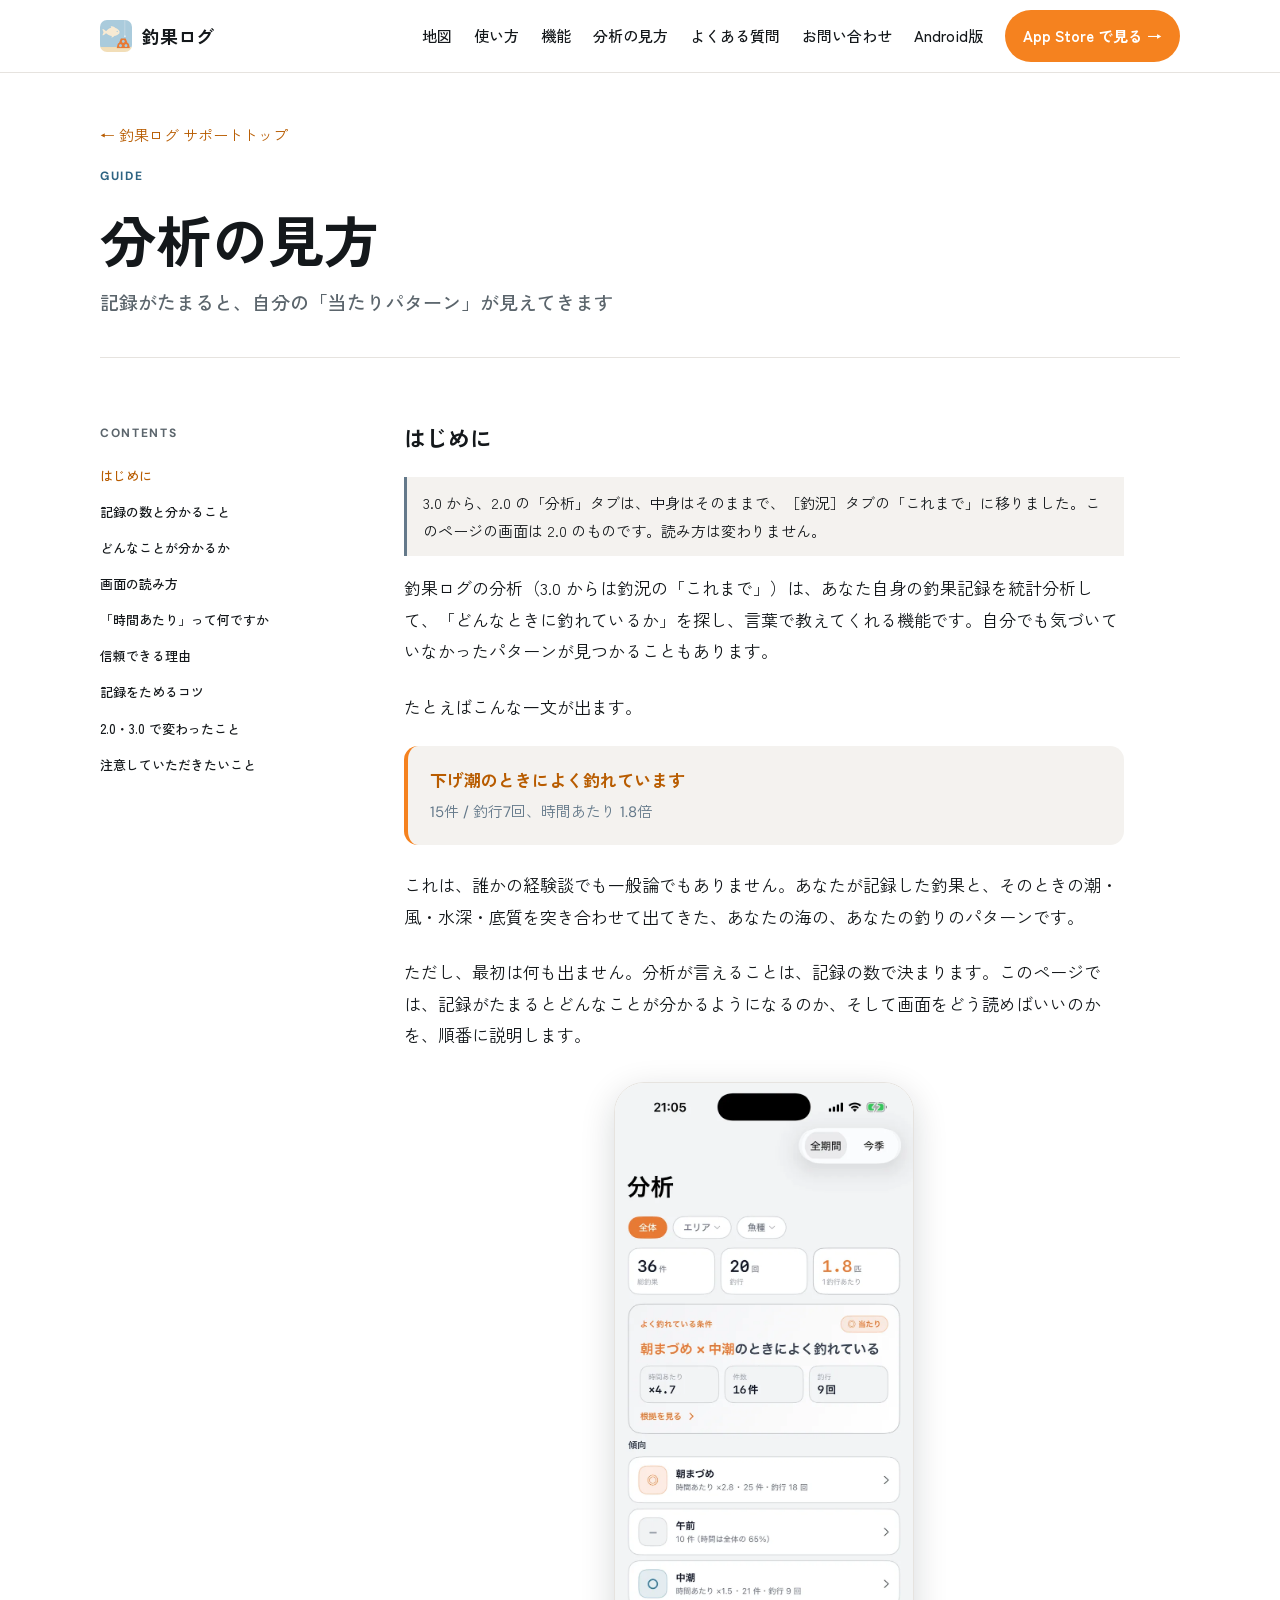
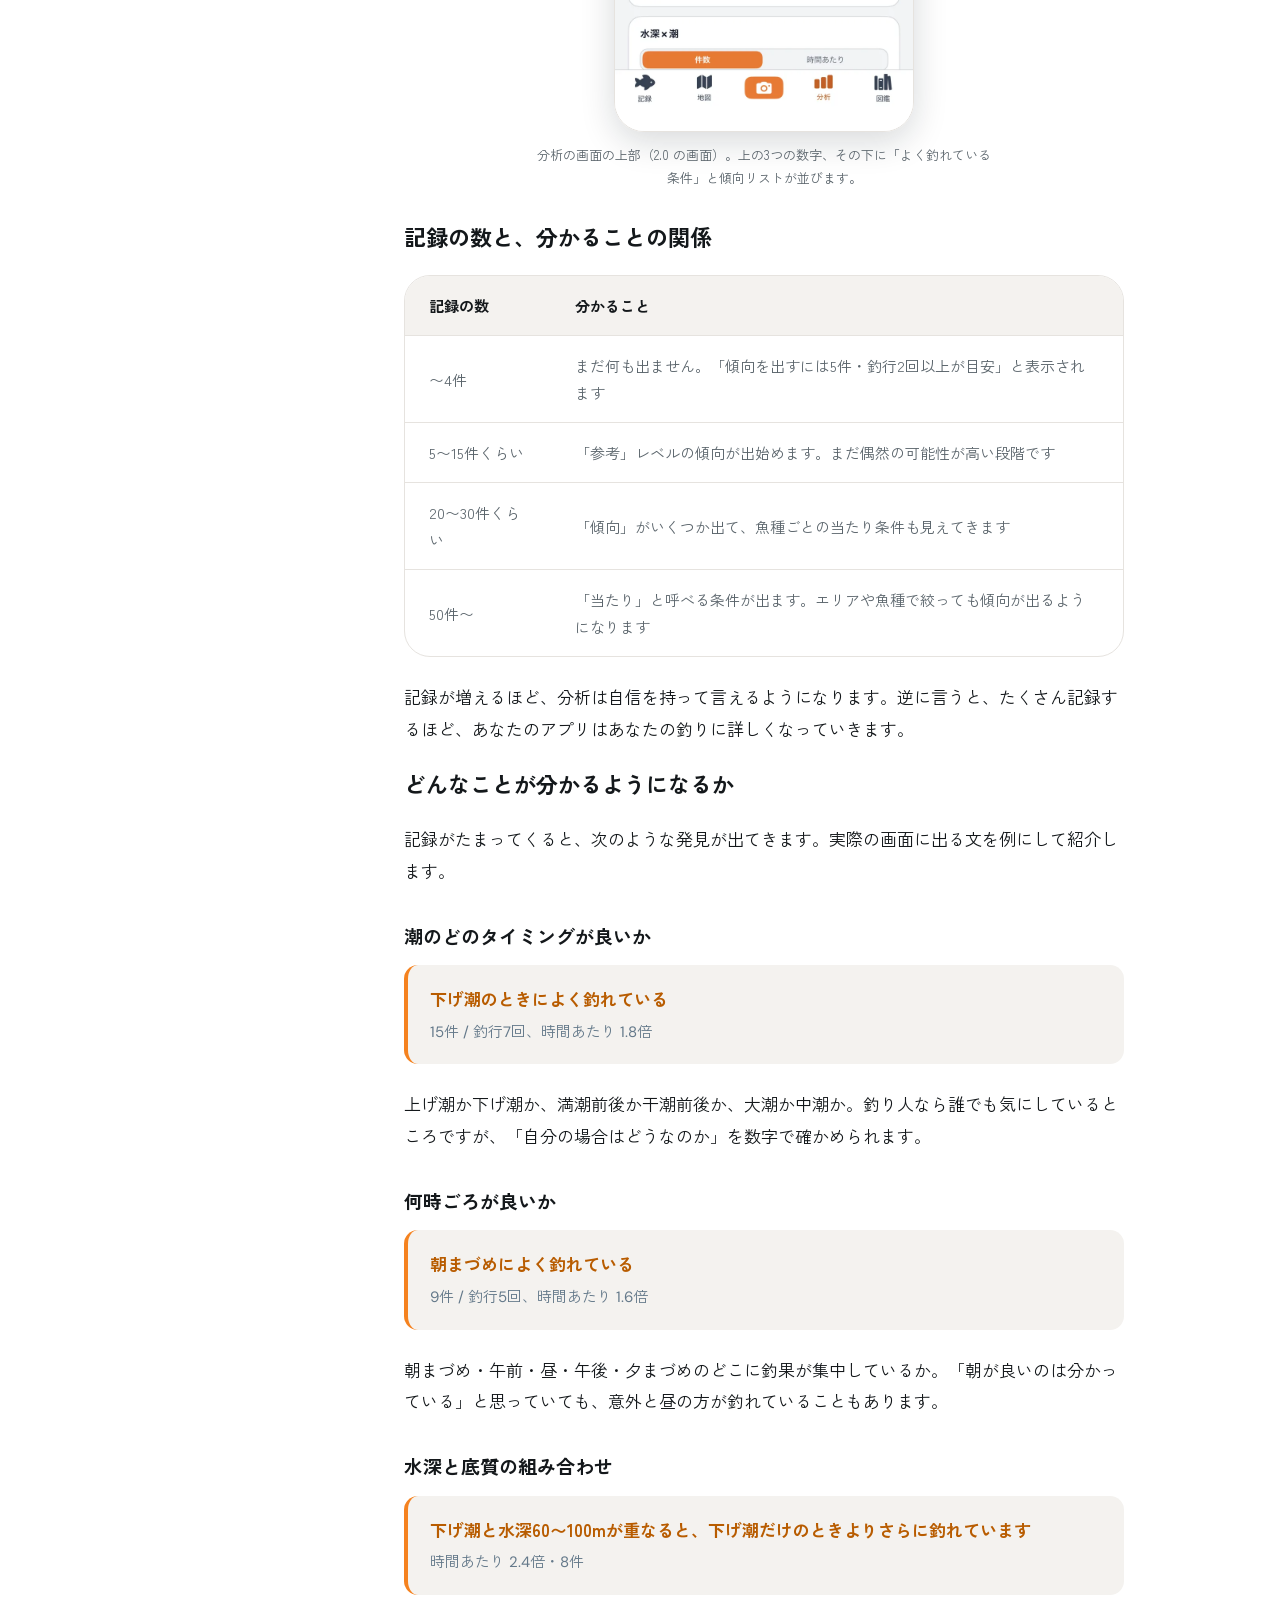
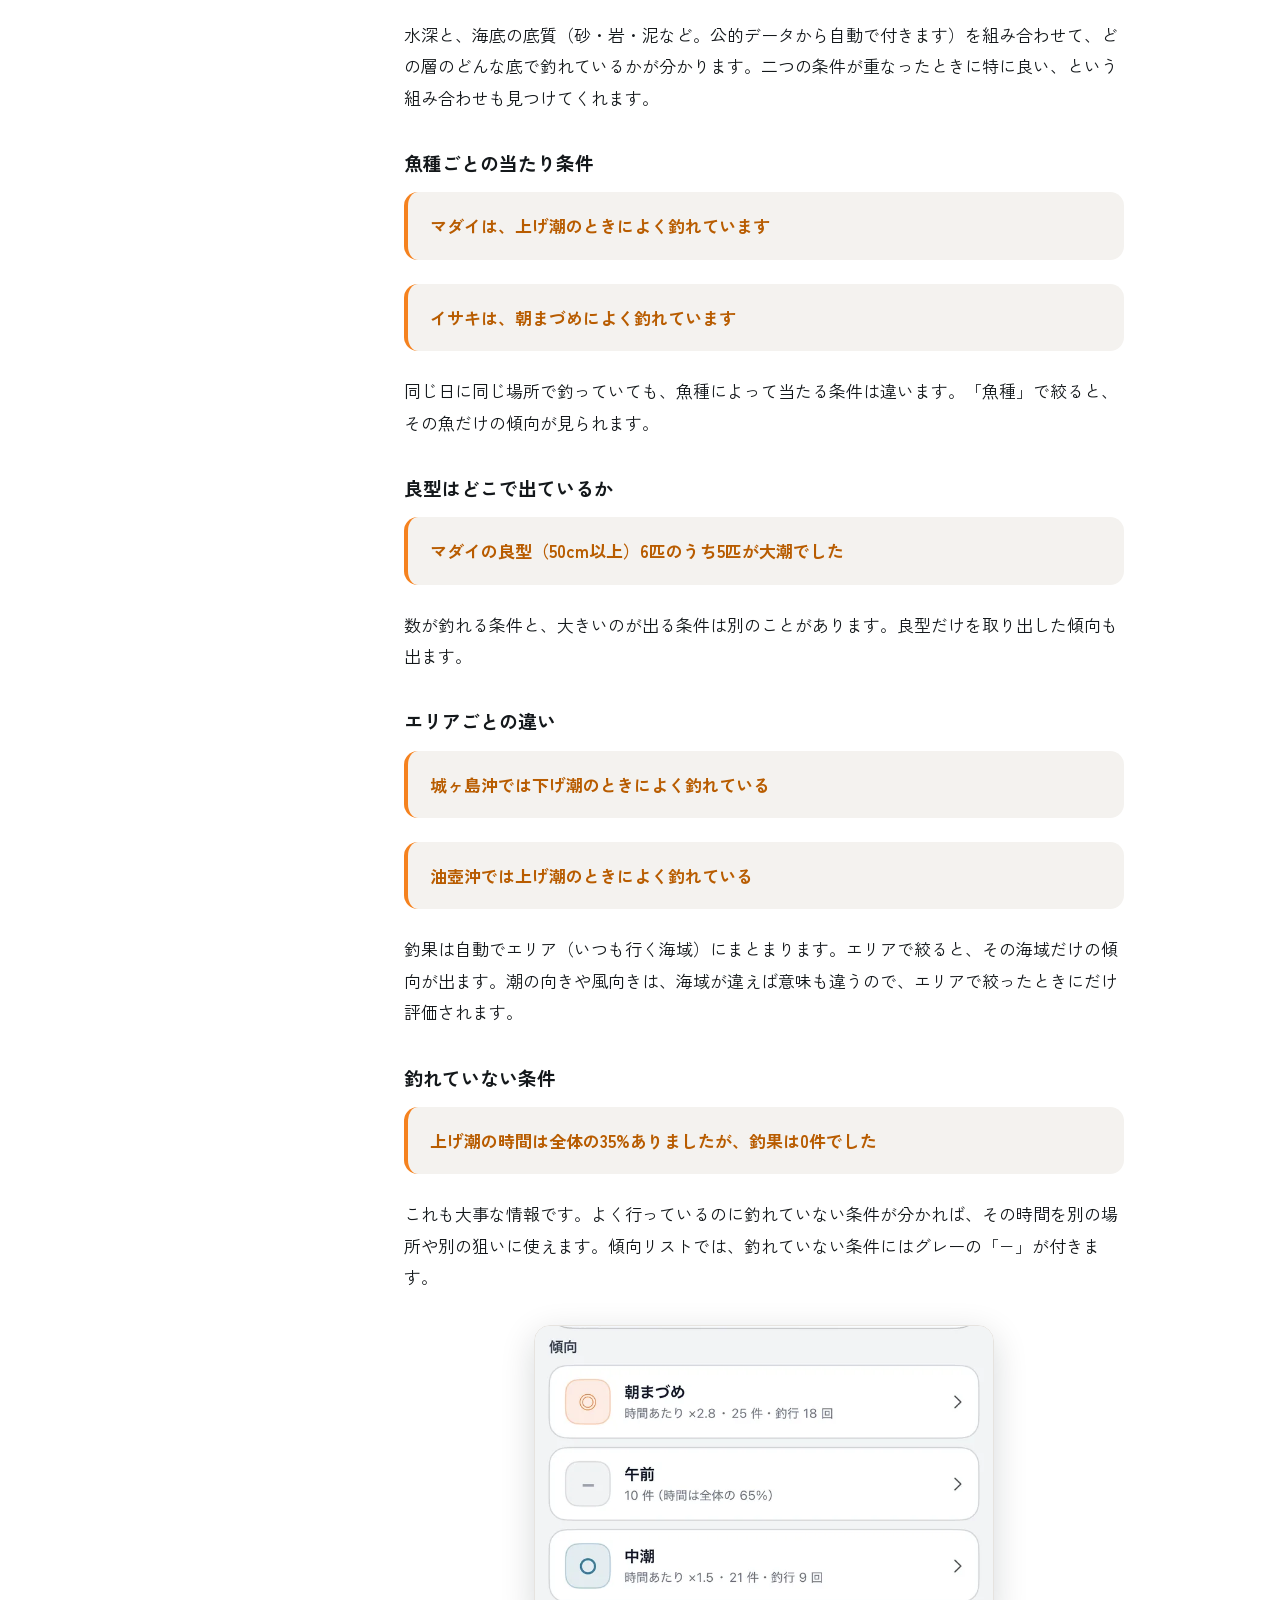
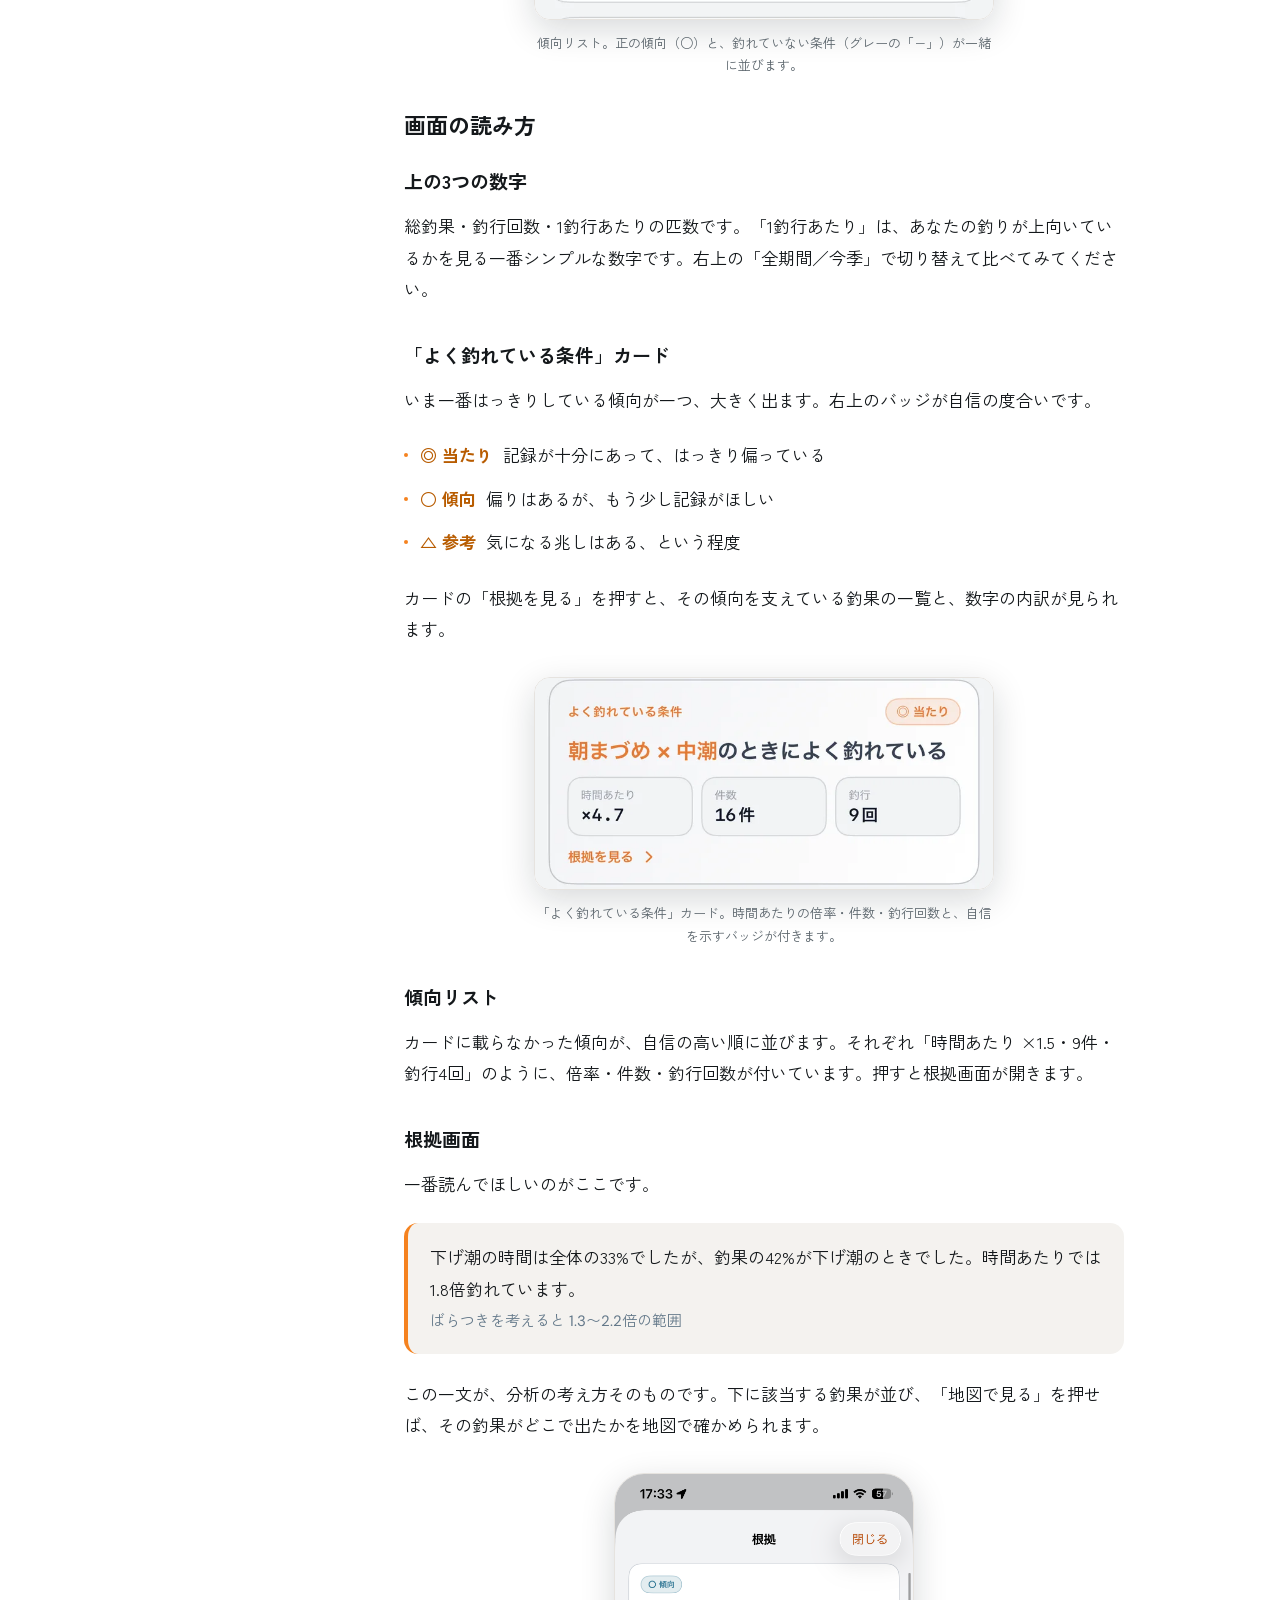
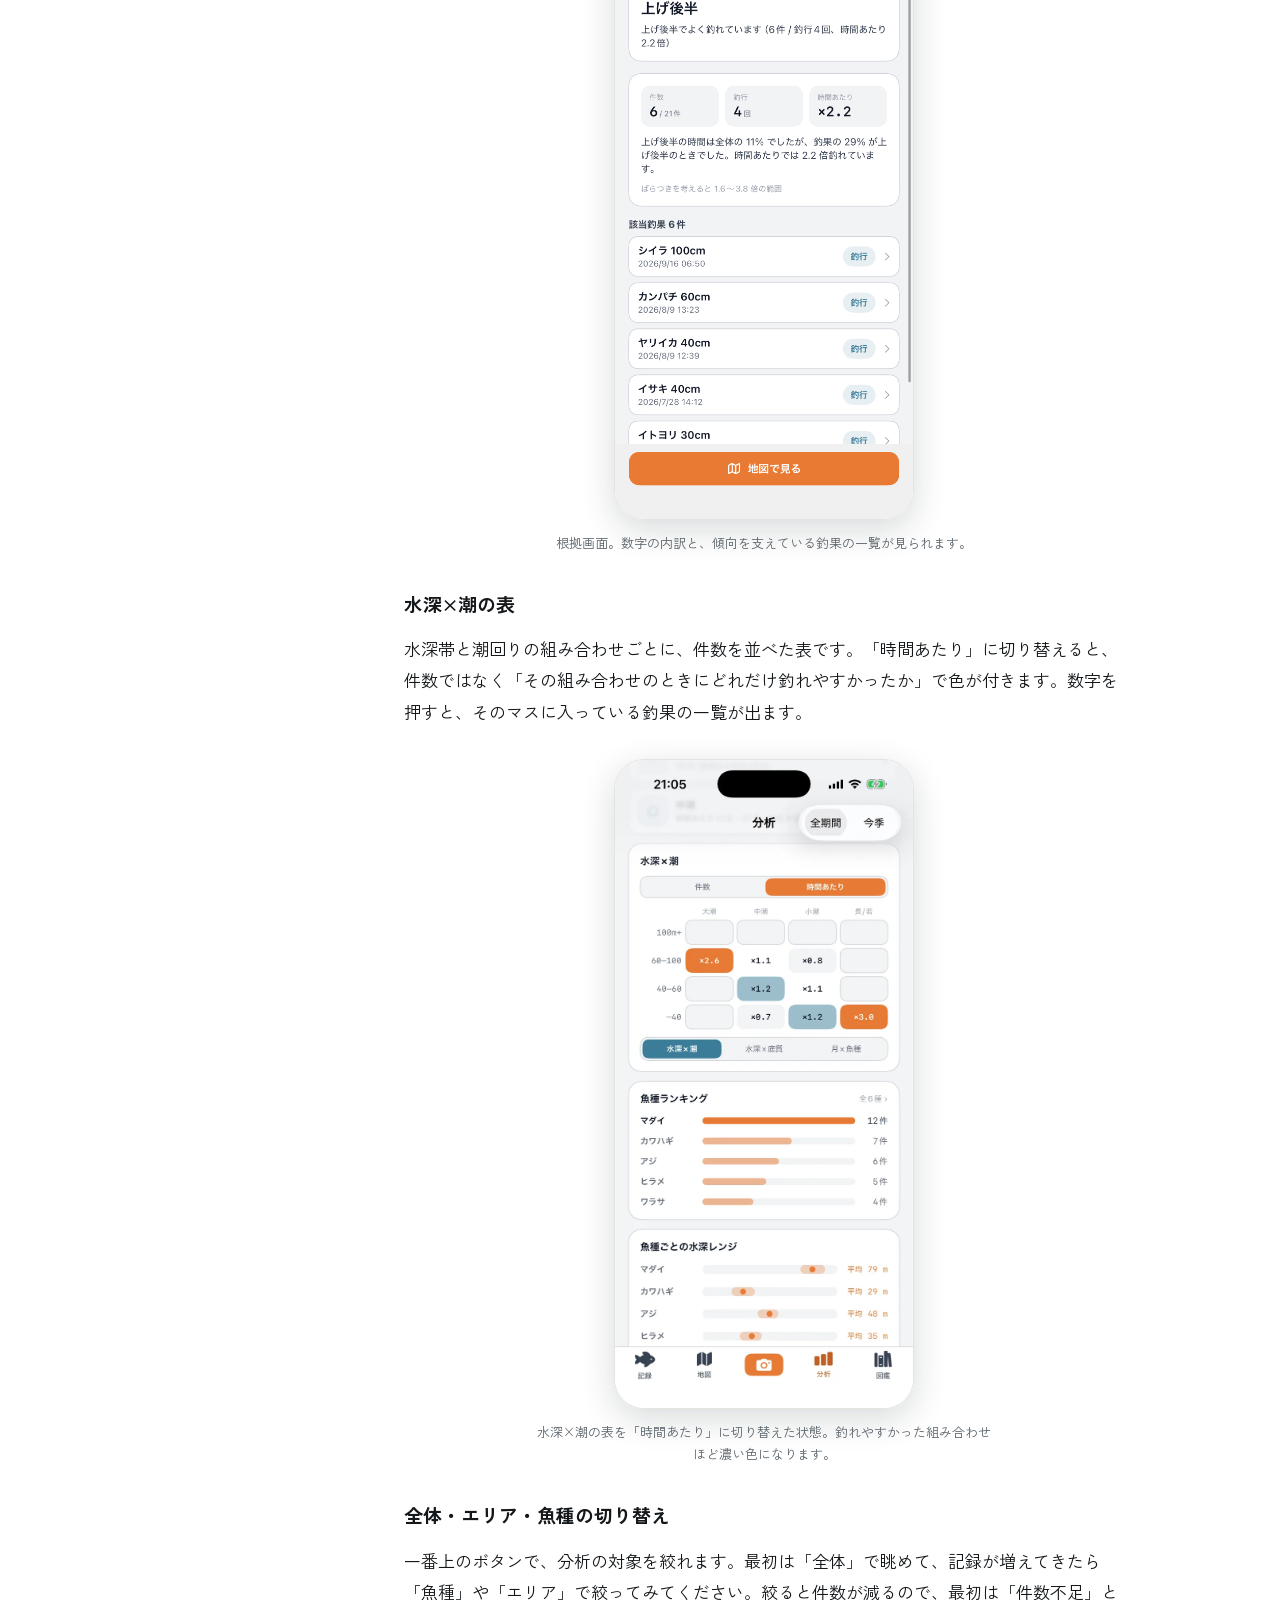
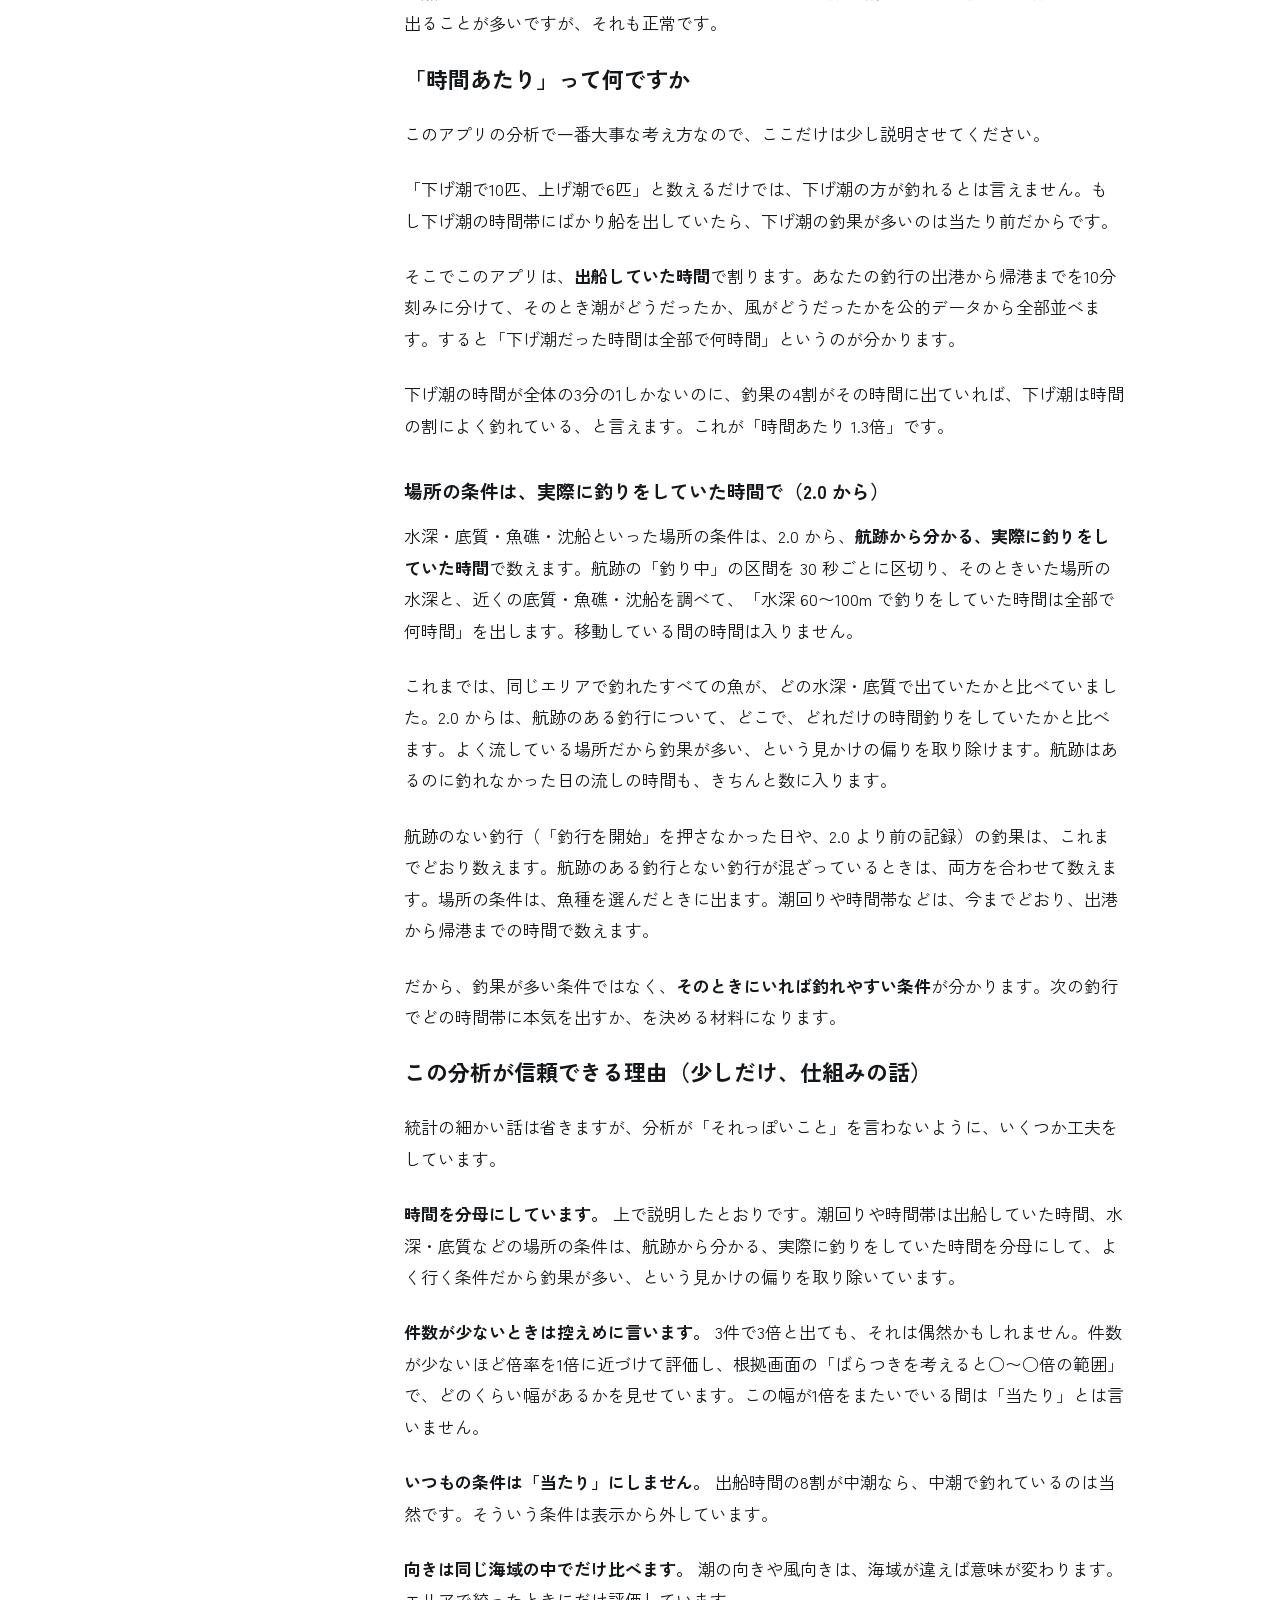
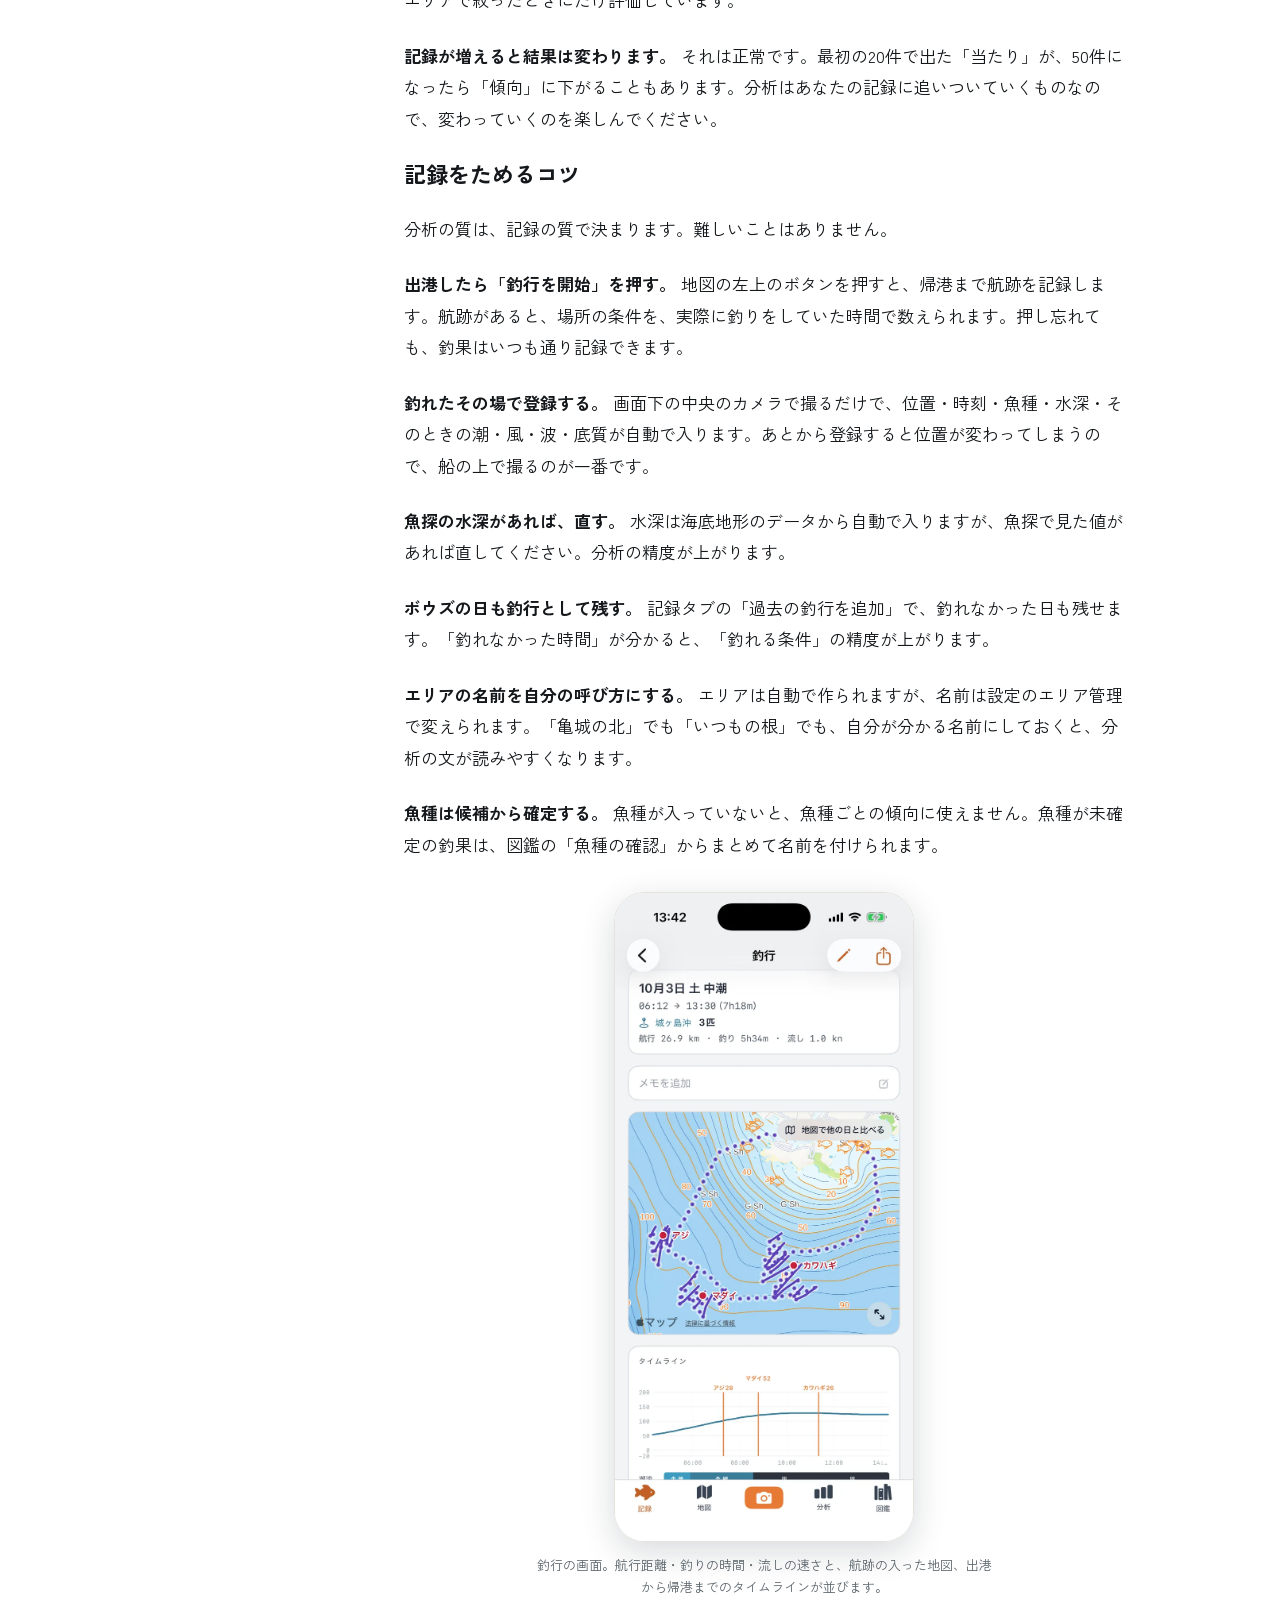
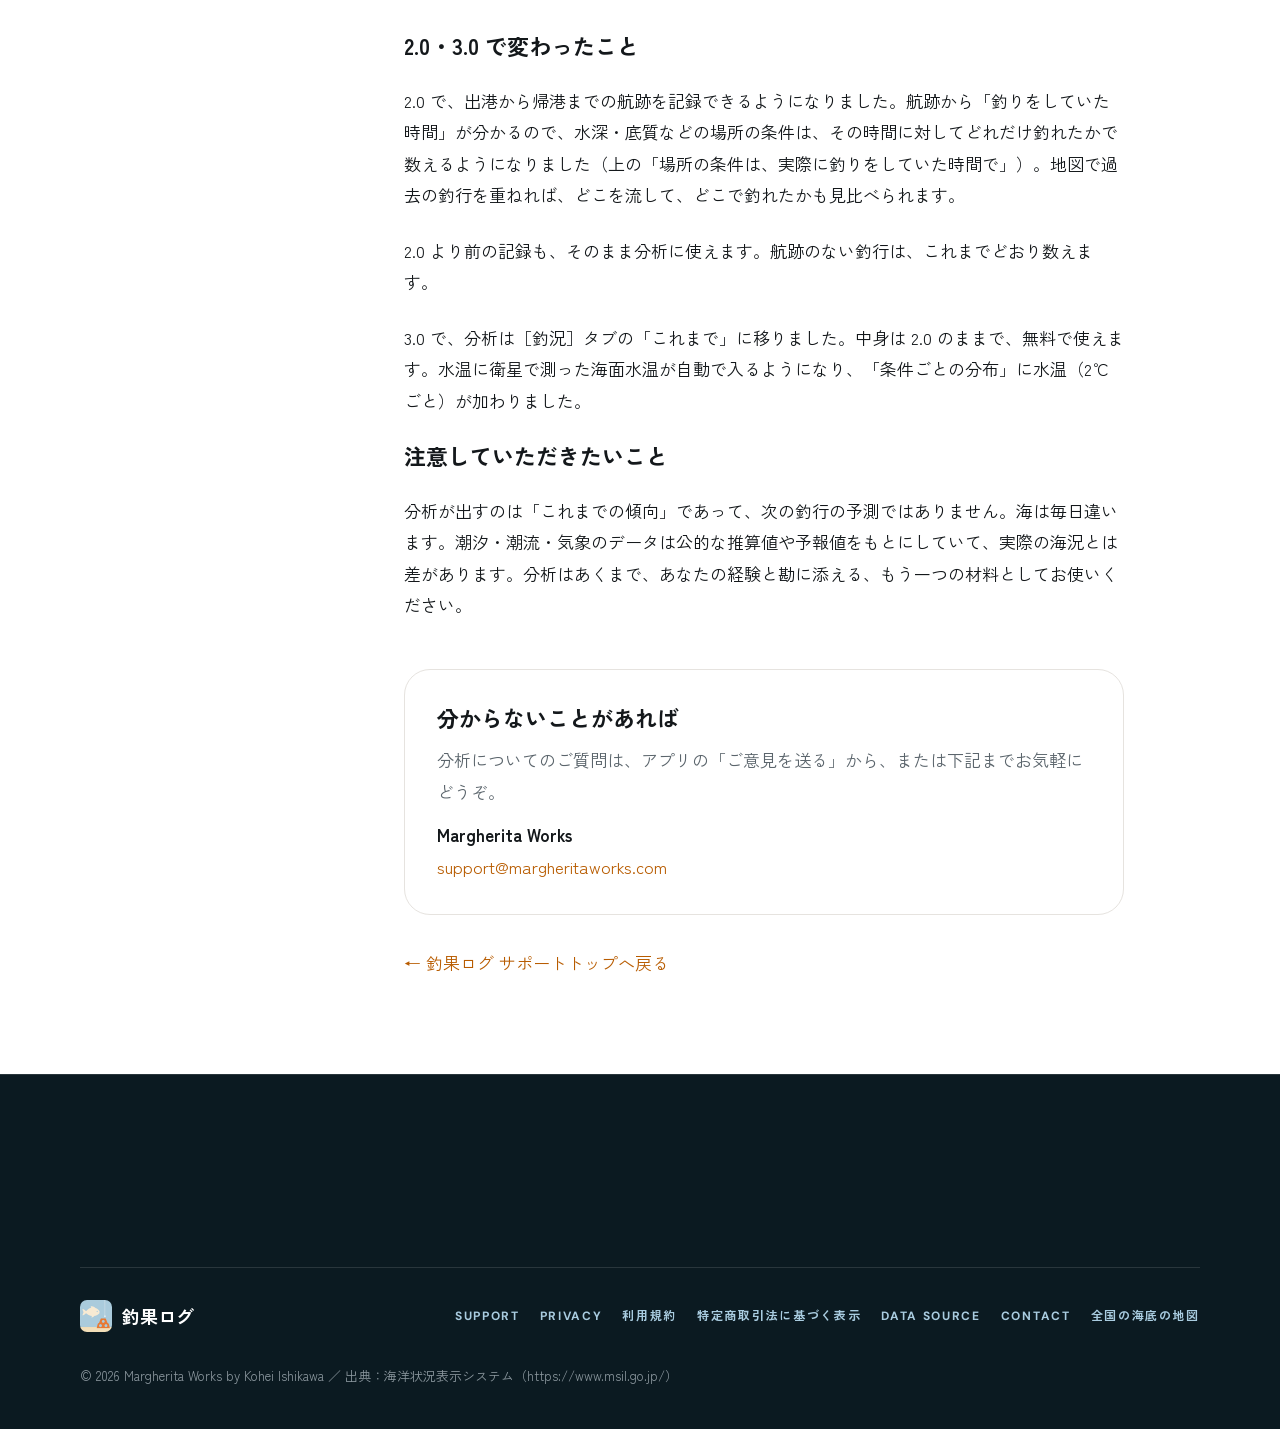
<file: analysis/index.html>
<!DOCTYPE html>
<html lang="ja">
<head>
  <meta charset="utf-8" />
  <meta name="viewport" content="width=device-width, initial-scale=1" />
  <title>分析の見方｜釣果ログ</title>
  <meta name="description" content="釣果ログの分析（3.0 からは釣況の「これまで」）の読み方。記録がたまると、あなた自身の記録を統計分析して、下げ潮・朝まづめ・水深×底質など、自分の当たりパターンが「時間あたり」の倍率で見えてきます。" />
  <link rel="canonical" href="https://chokalog.margheritaworks.com/analysis/" />

  <!-- OGP -->
  <meta property="og:type"        content="article" />
  <meta property="og:url"         content="https://chokalog.margheritaworks.com/analysis/" />
  <meta property="og:title"       content="分析の見方｜釣果ログ" />
  <meta property="og:description" content="記録がたまると、あなた自身の当たりパターンが「時間あたり」の倍率で見えてきます。分析（3.0 からは釣況の「これまで」）の読み方を、実際の画面で解説します。" />
  <meta property="og:image"       content="https://chokalog.margheritaworks.com/assets/img/og.png" />
  <meta property="og:image:width" content="1200" />
  <meta property="og:image:height" content="630" />
  <meta property="og:locale"      content="ja_JP" />
  <meta property="og:site_name"   content="釣果ログ" />
  <meta name="twitter:card"        content="summary_large_image" />
  <meta name="twitter:image"       content="https://chokalog.margheritaworks.com/assets/img/og.png" />

  <!-- フォント -->
  <link rel="preconnect" href="https://fonts.googleapis.com" />
  <link rel="preconnect" href="https://fonts.gstatic.com" crossorigin />
  <link href="https://fonts.googleapis.com/css2?family=Zen+Kaku+Gothic+New:wght@400;500;700&family=DM+Sans:wght@400;500;700&display=swap" rel="stylesheet" />

  <!-- CSS -->
  <link rel="stylesheet" href="/assets/css/site.css?v=3.0.6" />

  <!-- 分析ページ専用の小さな追加スタイル（トークンはCSS変数のみ使用） -->
  <style>
    .guide-lead {
      font-size: var(--text-subheading);
      line-height: 1.85;
      color: var(--color-ink-muted);
      max-width: var(--col-max);
      margin: 0 0 24px;
    }
    /* アプリに出る一文の引用（インサイト風） */
    .insight-quote {
      background: var(--color-sand);
      border-left: 4px solid var(--color-fish-orange);
      border-radius: 14px;
      padding: 18px 22px;
      margin: 0 0 24px;
      font-size: var(--text-body);
      line-height: 1.85;
    }
    .insight-quote strong { color: var(--color-deep-orange); }
    .insight-quote .meta {
      display: block;
      margin-top: 4px;
      font-family: var(--font-num);
      font-size: var(--text-body-sm);
      color: var(--color-slate-tide);
      font-variant-numeric: tabular-nums;
    }
    /* スクリーンショット */
    .shot {
      margin: 32px 0;
      display: flex;
      flex-direction: column;
      align-items: center;
      gap: 12px;
    }
    .shot img {
      width: 100%;
      max-width: 300px;
      border-radius: 30px;
      border: 1px solid var(--color-hairline);
      box-shadow: 0 10px 34px rgba(11, 26, 33, .16);
      display: block;
    }
    .shot--wide img {
      max-width: 460px;
      border-radius: 16px;
    }
    .shot figcaption {
      font-size: var(--text-caption);
      color: var(--color-ink-muted);
      text-align: center;
      max-width: 460px;
      line-height: 1.7;
    }
    .badge-legend {
      display: flex;
      flex-direction: column;
      gap: 8px;
      margin: 0 0 24px;
      padding: 0;
      list-style: none;
    }
    .badge-legend li { display: flex; gap: 10px; align-items: baseline; font-size: var(--text-body); line-height: 1.8; }
    .badge-legend .b { font-weight: 700; color: var(--color-deep-orange); flex: 0 0 auto; }
  </style>

  <!-- 構造化データ -->
  <script type="application/ld+json">
  {
    "@context": "https://schema.org",
    "@graph": [
      {
        "@type": "BreadcrumbList",
        "itemListElement": [
          { "@type": "ListItem", "position": 1, "name": "ホーム", "item": "https://margheritaworks.com/" },
          { "@type": "ListItem", "position": 2, "name": "釣果ログ サポート", "item": "https://chokalog.margheritaworks.com/" },
          { "@type": "ListItem", "position": 3, "name": "分析の見方", "item": "https://chokalog.margheritaworks.com/analysis/" }
        ]
      },
      {
        "@type": "Article",
        "headline": "分析の見方 — 記録がたまると、自分の「当たりパターン」が見えてきます",
        "inLanguage": "ja",
        "author": { "@type": "Organization", "name": "Margherita Works" },
        "publisher": { "@type": "Organization", "name": "Margherita Works", "url": "https://margheritaworks.com/" },
        "mainEntityOfPage": "https://chokalog.margheritaworks.com/analysis/"
      }
    ]
  }
  </script>
</head>
<body>

<!-- ============ ヘッダー ============ -->
<header class="site-header" role="banner">
  <div class="site-header__inner">
    <a href="/" class="brand" aria-label="釣果ログ サポートトップへ">
      <img src="/assets/img/app-icon.png" alt="" width="32" height="32" class="brand__icon-img" aria-hidden="true" />
      <span class="brand__name">釣果ログ</span>
    </a>

    <nav class="site-header__nav" aria-label="メインナビゲーション">
      <a href="/#map"      class="nav-link">地図</a>
      <a href="/#howto"    class="nav-link">使い方</a>
      <a href="/#features" class="nav-link">機能</a>
      <a href="/analysis/" class="nav-link">分析の見方</a>
      <a href="/#faq"      class="nav-link">よくある質問</a>
      <a href="/#contact"  class="nav-link">お問い合わせ</a>
      <a href="/android/?src=header" class="nav-link">Android版</a>
      <a href="https://apps.apple.com/jp/app/apple-store/id6808027589?pt=129156354&amp;ct=site&amp;mt=8" class="btn-primary" aria-label="App Store でダウンロード">App Store で見る →</a>
    </nav>

    <details class="nav-toggle" aria-label="ナビゲーションを開く">
      <summary>☰ メニュー</summary>
      <nav class="nav-toggle__menu" aria-label="モバイルナビゲーション">
        <a href="/#map"      class="nav-link">地図</a>
        <a href="/#howto"    class="nav-link">使い方</a>
        <a href="/#features" class="nav-link">機能</a>
        <a href="/analysis/" class="nav-link">分析の見方</a>
        <a href="/#faq"      class="nav-link">よくある質問</a>
        <a href="/#contact"  class="nav-link">お問い合わせ</a>
        <a href="/android/?src=header" class="nav-link">Android版</a>
        <a href="https://apps.apple.com/jp/app/apple-store/id6808027589?pt=129156354&amp;ct=site&amp;mt=8" class="btn-primary">App Store で見る →</a>
      </nav>
    </details>
  </div>
</header>

<main id="main">
  <div class="container">

    <!-- ページヘッダー -->
    <div class="privacy-page-header" style="padding-top: 48px;">
      <p style="margin:0 0 16px; font-size:var(--text-body-sm);"><a href="/">← 釣果ログ サポートトップ</a></p>
      <span class="label label--blue" style="display:block; margin-bottom:16px;">GUIDE</span>
      <h1 style="margin:0 0 12px; font-size:var(--text-display); font-weight:700; line-height:1.28;"><span class="nw">分析の</span><span class="nw">見方</span></h1>
      <p style="margin:0; font-size:var(--text-subheading); font-weight:500; color:var(--color-ink-muted); line-height:1.6;">記録がたまると、自分の「当たりパターン」が見えてきます</p>
    </div>

    <!-- 本文レイアウト（デスクトップ: 2カラム） -->
    <div class="privacy-layout">

      <!-- sticky 目次（デスクトップ） -->
      <aside class="privacy-toc" aria-label="目次">
        <div class="privacy-toc__header">CONTENTS</div>
        <a href="#intro" class="active">はじめに</a>
        <a href="#counts">記録の数と分かること</a>
        <a href="#findings">どんなことが分かるか</a>
        <a href="#read">画面の読み方</a>
        <a href="#per-hour">「時間あたり」って何ですか</a>
        <a href="#why">信頼できる理由</a>
        <a href="#tips">記録をためるコツ</a>
        <a href="#future">2.0・3.0 で変わったこと</a>
        <a href="#notes">注意していただきたいこと</a>
      </aside>

      <!-- モバイル目次 -->
      <details class="privacy-toc-mobile" aria-label="目次">
        <summary>目次を表示</summary>
        <nav class="privacy-toc-mobile__links" aria-label="分析の見方 目次">
          <a href="#intro">はじめに</a>
          <a href="#counts">記録の数と分かること</a>
          <a href="#findings">どんなことが分かるか</a>
          <a href="#read">画面の読み方</a>
          <a href="#per-hour">「時間あたり」って何ですか</a>
          <a href="#why">信頼できる理由</a>
          <a href="#tips">記録をためるコツ</a>
          <a href="#future">2.0・3.0 で変わったこと</a>
          <a href="#notes">注意していただきたいこと</a>
        </nav>
      </details>

      <!-- 本文 -->
      <article class="privacy-body">

        <section id="intro" aria-labelledby="intro-h">
          <h2 id="intro-h"><span class="nw">はじめに</span></h2>
          <p class="note-line" style="margin-bottom:16px;">3.0 から、2.0 の「分析」タブは、中身はそのままで、［釣況］タブの「これまで」に移りました。このページの画面は 2.0 のものです。読み方は変わりません。</p>
          <p>釣果ログの分析（3.0 からは釣況の「これまで」）は、あなた自身の釣果記録を統計分析して、「どんなときに釣れているか」を探し、言葉で教えてくれる機能です。自分でも気づいていなかったパターンが見つかることもあります。</p>
          <p>たとえばこんな一文が出ます。</p>
          <div class="insight-quote">
            <strong>下げ潮のときによく釣れています</strong>
            <span class="meta">15件 / 釣行7回、時間あたり 1.8倍</span>
          </div>
          <p>これは、誰かの経験談でも一般論でもありません。あなたが記録した釣果と、そのときの潮・風・水深・底質を突き合わせて出てきた、あなたの海の、あなたの釣りのパターンです。</p>
          <p>ただし、最初は何も出ません。分析が言えることは、記録の数で決まります。このページでは、記録がたまるとどんなことが分かるようになるのか、そして画面をどう読めばいいのかを、順番に説明します。</p>

          <figure class="shot">
            <img src="/assets/img/2.0/analysis-top.webp" alt="分析タブの上部。総釣果 36 件・釣行 20 回・1 釣行あたり 1.8 匹、「よく釣れている条件」カード（朝まづめ × 中潮）、傾向リストが並ぶ" loading="lazy" width="300" />
            <figcaption>分析の画面の上部（2.0 の画面）。上の3つの数字、その下に「よく釣れている条件」と傾向リストが並びます。</figcaption>
          </figure>
        </section>

        <section id="counts" aria-labelledby="counts-h">
          <h2 id="counts-h"><span class="nw">記録の</span><span class="nw">数と、</span><span class="nw">分かることの</span><span class="nw">関係</span></h2>
          <table class="def-table" aria-label="記録の数と分かることの関係">
            <thead>
              <tr><th scope="col">記録の数</th><th scope="col">分かること</th></tr>
            </thead>
            <tbody>
              <tr><td>〜4件</td><td>まだ何も出ません。「傾向を出すには5件・釣行2回以上が目安」と表示されます</td></tr>
              <tr><td>5〜15件くらい</td><td>「参考」レベルの傾向が出始めます。まだ偶然の可能性が高い段階です</td></tr>
              <tr><td>20〜30件くらい</td><td>「傾向」がいくつか出て、魚種ごとの当たり条件も見えてきます</td></tr>
              <tr><td>50件〜</td><td>「当たり」と呼べる条件が出ます。エリアや魚種で絞っても傾向が出るようになります</td></tr>
            </tbody>
          </table>
          <p>記録が増えるほど、分析は自信を持って言えるようになります。逆に言うと、たくさん記録するほど、あなたのアプリはあなたの釣りに詳しくなっていきます。</p>
        </section>

        <section id="findings" aria-labelledby="findings-h">
          <h2 id="findings-h"><span class="nw">どんなことが</span><span class="nw">分かるようになるか</span></h2>
          <p>記録がたまってくると、次のような発見が出てきます。実際の画面に出る文を例にして紹介します。</p>

          <h3 style="font-size:var(--text-subheading); font-weight:700; margin:32px 0 12px;"><span class="nw">潮のどの</span><span class="nw">タイミングが</span><span class="nw">良いか</span></h3>
          <div class="insight-quote"><strong>下げ潮のときによく釣れている</strong><span class="meta">15件 / 釣行7回、時間あたり 1.8倍</span></div>
          <p>上げ潮か下げ潮か、満潮前後か干潮前後か、大潮か中潮か。釣り人なら誰でも気にしているところですが、「自分の場合はどうなのか」を数字で確かめられます。</p>

          <h3 style="font-size:var(--text-subheading); font-weight:700; margin:32px 0 12px;"><span class="nw">何時ごろが</span><span class="nw">良いか</span></h3>
          <div class="insight-quote"><strong>朝まづめによく釣れている</strong><span class="meta">9件 / 釣行5回、時間あたり 1.6倍</span></div>
          <p>朝まづめ・午前・昼・午後・夕まづめのどこに釣果が集中しているか。「朝が良いのは分かっている」と思っていても、意外と昼の方が釣れていることもあります。</p>

          <h3 style="font-size:var(--text-subheading); font-weight:700; margin:32px 0 12px;"><span class="nw">水深と</span><span class="nw">底質の</span><span class="nw">組み</span><span class="nw">合わせ</span></h3>
          <div class="insight-quote"><strong>下げ潮と水深60〜100mが重なると、下げ潮だけのときよりさらに釣れています</strong><span class="meta">時間あたり 2.4倍・8件</span></div>
          <p>水深と、海底の底質（砂・岩・泥など。公的データから自動で付きます）を組み合わせて、どの層のどんな底で釣れているかが分かります。二つの条件が重なったときに特に良い、という組み合わせも見つけてくれます。</p>

          <h3 style="font-size:var(--text-subheading); font-weight:700; margin:32px 0 12px;"><span class="nw">魚種ごとの</span><span class="nw">当たり</span><span class="nw">条件</span></h3>
          <div class="insight-quote"><strong>マダイは、上げ潮のときによく釣れています</strong></div>
          <div class="insight-quote"><strong>イサキは、朝まづめによく釣れています</strong></div>
          <p>同じ日に同じ場所で釣っていても、魚種によって当たる条件は違います。「魚種」で絞ると、その魚だけの傾向が見られます。</p>

          <h3 style="font-size:var(--text-subheading); font-weight:700; margin:32px 0 12px;"><span class="nw">良型はどこで</span><span class="nw">出ているか</span></h3>
          <div class="insight-quote"><strong>マダイの良型（50cm以上）6匹のうち5匹が大潮でした</strong></div>
          <p>数が釣れる条件と、大きいのが出る条件は別のことがあります。良型だけを取り出した傾向も出ます。</p>

          <h3 style="font-size:var(--text-subheading); font-weight:700; margin:32px 0 12px;"><span class="nw">エリアごとの</span><span class="nw">違い</span></h3>
          <div class="insight-quote"><strong>城ヶ島沖では下げ潮のときによく釣れている</strong></div>
          <div class="insight-quote"><strong>油壺沖では上げ潮のときによく釣れている</strong></div>
          <p>釣果は自動でエリア（いつも行く海域）にまとまります。エリアで絞ると、その海域だけの傾向が出ます。潮の向きや風向きは、海域が違えば意味も違うので、エリアで絞ったときにだけ評価されます。</p>

          <h3 style="font-size:var(--text-subheading); font-weight:700; margin:32px 0 12px;"><span class="nw">釣れていない</span><span class="nw">条件</span></h3>
          <div class="insight-quote"><strong>上げ潮の時間は全体の35%ありましたが、釣果は0件でした</strong></div>
          <p>これも大事な情報です。よく行っているのに釣れていない条件が分かれば、その時間を別の場所や別の狙いに使えます。傾向リストでは、釣れていない条件にはグレーの「−」が付きます。</p>

          <figure class="shot shot--wide">
            <img src="/assets/img/2.0/analysis-trends.webp" alt="傾向リスト。朝まづめと中潮に○、午前に釣れていない条件を示すグレーの「−」が付いている" loading="lazy" width="460" />
            <figcaption>傾向リスト。正の傾向（○）と、釣れていない条件（グレーの「−」）が一緒に並びます。</figcaption>
          </figure>
        </section>

        <section id="read" aria-labelledby="read-h">
          <h2 id="read-h"><span class="nw">画面の</span><span class="nw">読み</span><span class="nw">方</span></h2>

          <h3 style="font-size:var(--text-subheading); font-weight:700; margin:8px 0 12px;"><span class="nw">上の</span><span class="nw">3つの</span><span class="nw">数字</span></h3>
          <p>総釣果・釣行回数・1釣行あたりの匹数です。「1釣行あたり」は、あなたの釣りが上向いているかを見る一番シンプルな数字です。右上の「全期間／今季」で切り替えて比べてみてください。</p>

          <h3 style="font-size:var(--text-subheading); font-weight:700; margin:32px 0 12px;"><span class="nw">「よく</span><span class="nw">釣れている</span><span class="nw">条件」カード</span></h3>
          <p>いま一番はっきりしている傾向が一つ、大きく出ます。右上のバッジが自信の度合いです。</p>
          <ul class="badge-legend">
            <li><span class="b">◎ 当たり</span><span>記録が十分にあって、はっきり偏っている</span></li>
            <li><span class="b">○ 傾向</span><span>偏りはあるが、もう少し記録がほしい</span></li>
            <li><span class="b">△ 参考</span><span>気になる兆しはある、という程度</span></li>
          </ul>
          <p>カードの「根拠を見る」を押すと、その傾向を支えている釣果の一覧と、数字の内訳が見られます。</p>

          <figure class="shot shot--wide">
            <img src="/assets/img/2.0/analysis-card.webp" alt="「よく釣れている条件」カードの拡大。朝まづめ × 中潮のときによく釣れている、時間あたり ×4.7・16 件・釣行 9 回、右上に当たりのバッジ" loading="lazy" width="460" />
            <figcaption>「よく釣れている条件」カード。時間あたりの倍率・件数・釣行回数と、自信を示すバッジが付きます。</figcaption>
          </figure>

          <h3 style="font-size:var(--text-subheading); font-weight:700; margin:32px 0 12px;"><span class="nw">傾向リスト</span></h3>
          <p>カードに載らなかった傾向が、自信の高い順に並びます。それぞれ「時間あたり ×1.5・9件・釣行4回」のように、倍率・件数・釣行回数が付いています。押すと根拠画面が開きます。</p>

          <h3 style="font-size:var(--text-subheading); font-weight:700; margin:32px 0 12px;"><span class="nw">根拠画面</span></h3>
          <p>一番読んでほしいのがここです。</p>
          <div class="insight-quote">
            下げ潮の時間は全体の33%でしたが、釣果の42%が下げ潮のときでした。時間あたりでは1.8倍釣れています。
            <span class="meta">ばらつきを考えると 1.3〜2.2倍の範囲</span>
          </div>
          <p>この一文が、分析の考え方そのものです。下に該当する釣果が並び、「地図で見る」を押せば、その釣果がどこで出たかを地図で確かめられます。</p>

          <figure class="shot">
            <img src="/assets/img/analysis-evidence.png" alt="根拠画面。件数・釣行回数・時間あたりの倍率と、その下に説明の一文、該当する釣果の一覧、地図で見るボタン" loading="lazy" width="300" />
            <figcaption>根拠画面。数字の内訳と、傾向を支えている釣果の一覧が見られます。</figcaption>
          </figure>

          <h3 style="font-size:var(--text-subheading); font-weight:700; margin:32px 0 12px;"><span class="nw">水深×潮の</span><span class="nw">表</span></h3>
          <p>水深帯と潮回りの組み合わせごとに、件数を並べた表です。「時間あたり」に切り替えると、件数ではなく「その組み合わせのときにどれだけ釣れやすかったか」で色が付きます。数字を押すと、そのマスに入っている釣果の一覧が出ます。</p>

          <figure class="shot">
            <img src="/assets/img/2.0/analysis-matrix.webp" alt="水深×潮のマトリクスを「時間あたり」に切り替えた状態。各マスに ×2.6 や ×3.0 などの倍率が色付きで並ぶ" loading="lazy" width="300" />
            <figcaption>水深×潮の表を「時間あたり」に切り替えた状態。釣れやすかった組み合わせほど濃い色になります。</figcaption>
          </figure>

          <h3 style="font-size:var(--text-subheading); font-weight:700; margin:32px 0 12px;"><span class="nw">全体・エリア・魚種の</span><span class="nw">切り</span><span class="nw">替え</span></h3>
          <p>一番上のボタンで、分析の対象を絞れます。最初は「全体」で眺めて、記録が増えてきたら「魚種」や「エリア」で絞ってみてください。絞ると件数が減るので、最初は「件数不足」と出ることが多いですが、それも正常です。</p>
        </section>

        <section id="per-hour" aria-labelledby="per-hour-h">
          <h2 id="per-hour-h"><span class="nw">「時間あたり」って</span><span class="nw">何ですか</span></h2>
          <p>このアプリの分析で一番大事な考え方なので、ここだけは少し説明させてください。</p>
          <p>「下げ潮で10匹、上げ潮で6匹」と数えるだけでは、下げ潮の方が釣れるとは言えません。もし下げ潮の時間帯にばかり船を出していたら、下げ潮の釣果が多いのは当たり前だからです。</p>
          <p>そこでこのアプリは、<strong>出船していた時間</strong>で割ります。あなたの釣行の出港から帰港までを10分刻みに分けて、そのとき潮がどうだったか、風がどうだったかを公的データから全部並べます。すると「下げ潮だった時間は全部で何時間」というのが分かります。</p>
          <p>下げ潮の時間が全体の3分の1しかないのに、釣果の4割がその時間に出ていれば、下げ潮は時間の割によく釣れている、と言えます。これが「時間あたり 1.3倍」です。</p>
          <h3 style="font-size:var(--text-subheading); font-weight:700; margin:32px 0 12px;"><span class="nw">場所の</span><span class="nw">条件は、</span><span class="nw">実際に</span><span class="nw">釣りをしていた</span><span class="nw">時間で</span><span class="nw">（2.0</span> <span class="nw">から）</span></h3>
          <p>水深・底質・魚礁・沈船といった場所の条件は、2.0 から、<strong>航跡から分かる、実際に釣りをしていた時間</strong>で数えます。航跡の「釣り中」の区間を 30 秒ごとに区切り、そのときいた場所の水深と、近くの底質・魚礁・沈船を調べて、「水深 60〜100m で釣りをしていた時間は全部で何時間」を出します。移動している間の時間は入りません。</p>
          <p>これまでは、同じエリアで釣れたすべての魚が、どの水深・底質で出ていたかと比べていました。2.0 からは、航跡のある釣行について、どこで、どれだけの時間釣りをしていたかと比べます。よく流している場所だから釣果が多い、という見かけの偏りを取り除けます。航跡はあるのに釣れなかった日の流しの時間も、きちんと数に入ります。</p>
          <p>航跡のない釣行（「釣行を開始」を押さなかった日や、2.0 より前の記録）の釣果は、これまでどおり数えます。航跡のある釣行とない釣行が混ざっているときは、両方を合わせて数えます。場所の条件は、魚種を選んだときに出ます。潮回りや時間帯などは、今までどおり、出港から帰港までの時間で数えます。</p>
          <p>だから、釣果が多い条件ではなく、<strong>そのときにいれば釣れやすい条件</strong>が分かります。次の釣行でどの時間帯に本気を出すか、を決める材料になります。</p>
        </section>

        <section id="why" aria-labelledby="why-h">
          <h2 id="why-h"><span class="nw">この</span><span class="nw">分析が</span><span class="nw">信頼できる</span><span class="nw">理由（少しだけ、</span><span class="nw">仕組みの</span><span class="nw">話）</span></h2>
          <p>統計の細かい話は省きますが、分析が「それっぽいこと」を言わないように、いくつか工夫をしています。</p>
          <p><strong>時間を分母にしています。</strong> 上で説明したとおりです。潮回りや時間帯は出船していた時間、水深・底質などの場所の条件は、航跡から分かる、実際に釣りをしていた時間を分母にして、よく行く条件だから釣果が多い、という見かけの偏りを取り除いています。</p>
          <p><strong>件数が少ないときは控えめに言います。</strong> 3件で3倍と出ても、それは偶然かもしれません。件数が少ないほど倍率を1倍に近づけて評価し、根拠画面の「ばらつきを考えると○〜○倍の範囲」で、どのくらい幅があるかを見せています。この幅が1倍をまたいでいる間は「当たり」とは言いません。</p>
          <p><strong>いつもの条件は「当たり」にしません。</strong> 出船時間の8割が中潮なら、中潮で釣れているのは当然です。そういう条件は表示から外しています。</p>
          <p><strong>向きは同じ海域の中でだけ比べます。</strong> 潮の向きや風向きは、海域が違えば意味が変わります。エリアで絞ったときにだけ評価しています。</p>
          <p><strong>記録が増えると結果は変わります。</strong> それは正常です。最初の20件で出た「当たり」が、50件になったら「傾向」に下がることもあります。分析はあなたの記録に追いついていくものなので、変わっていくのを楽しんでください。</p>
        </section>

        <section id="tips" aria-labelledby="tips-h">
          <h2 id="tips-h"><span class="nw">記録をためる</span><span class="nw">コツ</span></h2>
          <p>分析の質は、記録の質で決まります。難しいことはありません。</p>
          <p><strong>出港したら「釣行を開始」を押す。</strong> 地図の左上のボタンを押すと、帰港まで航跡を記録します。航跡があると、場所の条件を、実際に釣りをしていた時間で数えられます。押し忘れても、釣果はいつも通り記録できます。</p>
          <p><strong>釣れたその場で登録する。</strong> 画面下の中央のカメラで撮るだけで、位置・時刻・魚種・水深・そのときの潮・風・波・底質が自動で入ります。あとから登録すると位置が変わってしまうので、船の上で撮るのが一番です。</p>
          <p><strong>魚探の水深があれば、直す。</strong> 水深は海底地形のデータから自動で入りますが、魚探で見た値があれば直してください。分析の精度が上がります。</p>
          <p><strong>ボウズの日も釣行として残す。</strong> 記録タブの「過去の釣行を追加」で、釣れなかった日も残せます。「釣れなかった時間」が分かると、「釣れる条件」の精度が上がります。</p>
          <p><strong>エリアの名前を自分の呼び方にする。</strong> エリアは自動で作られますが、名前は設定のエリア管理で変えられます。「亀城の北」でも「いつもの根」でも、自分が分かる名前にしておくと、分析の文が読みやすくなります。</p>
          <p><strong>魚種は候補から確定する。</strong> 魚種が入っていないと、魚種ごとの傾向に使えません。魚種が未確定の釣果は、図鑑の「魚種の確認」からまとめて名前を付けられます。</p>

          <figure class="shot">
            <img src="/assets/img/2.0/trip-detail.webp" alt="釣行の画面。出港 06:12 から帰港 13:30、航行距離・釣りの時間・流しの速さ、航跡の入った地図と、タイムラインが並ぶ" loading="lazy" width="300" />
            <figcaption>釣行の画面。航行距離・釣りの時間・流しの速さと、航跡の入った地図、出港から帰港までのタイムラインが並びます。</figcaption>
          </figure>
        </section>

        <section id="future" aria-labelledby="future-h">
          <h2 id="future-h"><span class="nw">2.0・3.0</span> <span class="nw">で</span><span class="nw">変わったこと</span></h2>
          <p>2.0 で、出港から帰港までの航跡を記録できるようになりました。航跡から「釣りをしていた時間」が分かるので、水深・底質などの場所の条件は、その時間に対してどれだけ釣れたかで数えるようになりました（上の「場所の条件は、実際に釣りをしていた時間で」）。地図で過去の釣行を重ねれば、どこを流して、どこで釣れたかも見比べられます。</p>
          <p>2.0 より前の記録も、そのまま分析に使えます。航跡のない釣行は、これまでどおり数えます。</p>
          <p>3.0 で、分析は［釣況］タブの「これまで」に移りました。中身は 2.0 のままで、無料で使えます。水温に衛星で測った海面水温が自動で入るようになり、「条件ごとの分布」に水温（2℃ ごと）が加わりました。</p>
        </section>

        <section id="notes" aria-labelledby="notes-h">
          <h2 id="notes-h"><span class="nw">注意していただきたいこと</span></h2>
          <p>分析が出すのは「これまでの傾向」であって、次の釣行の予測ではありません。海は毎日違います。潮汐・潮流・気象のデータは公的な推算値や予報値をもとにしていて、実際の海況とは差があります。分析はあくまで、あなたの経験と勘に添える、もう一つの材料としてお使いください。</p>
          <div class="contact-block">
            <p style="margin:0; font-size:var(--text-heading-sm); font-weight:700; line-height:1.4;">分からないことがあれば</p>
            <p style="margin:0; color:var(--color-ink-muted);">分析についてのご質問は、アプリの「ご意見を送る」から、または下記までお気軽にどうぞ。</p>
            <p style="margin:0;"><strong>Margherita Works</strong><br /><a href="mailto:support@margheritaworks.com">support@margheritaworks.com</a></p>
          </div>
          <p style="margin:32px 0 0;"><a href="/">← 釣果ログ サポートトップへ戻る</a></p>
        </section>

      </article>
    </div>
  </div>
</main>

<!-- フッター -->
<footer class="site-footer" style="margin-top: var(--section-gap);" role="contentinfo">
  <div class="site-footer__inner">
    <div class="site-footer__row">
      <a href="/" class="brand brand--footer" aria-label="釣果ログ サポートトップへ">
        <img src="/assets/img/app-icon.png" alt="" width="32" height="32" class="brand__icon-img" aria-hidden="true" />
        <span class="brand__name">釣果ログ</span>
      </a>
      <nav class="site-footer__links" aria-label="フッターナビゲーション">
        <a href="/">SUPPORT</a>
        <a href="/privacy/">PRIVACY</a>
        <a href="/terms/">利用規約</a>
        <a href="/tokushoho/">特定商取引法に基づく表示</a>
        <a href="/#data-sources">DATA SOURCE</a>
        <a href="/#contact">CONTACT</a>
        <a href="https://map.margheritaworks.com/" target="_blank" rel="noopener">全国の海底の地図</a>
      </nav>
    </div>
    <div class="site-footer__copy">
      © 2026 Margherita Works by Kohei Ishikawa ／ 出典：海洋状況表示システム（<a href="https://www.msil.go.jp/" style="color:inherit;">https://www.msil.go.jp/</a>）
    </div>
  </div>
</footer>

<script defer src="/assets/js/store-src.js?v=2"></script>
<script defer src="https://static.cloudflareinsights.com/beacon.min.js" data-cf-beacon='{"token": "ede13281e7b5473dad0fcfdd10a4c235"}'></script>
</body>
</html>
</file>
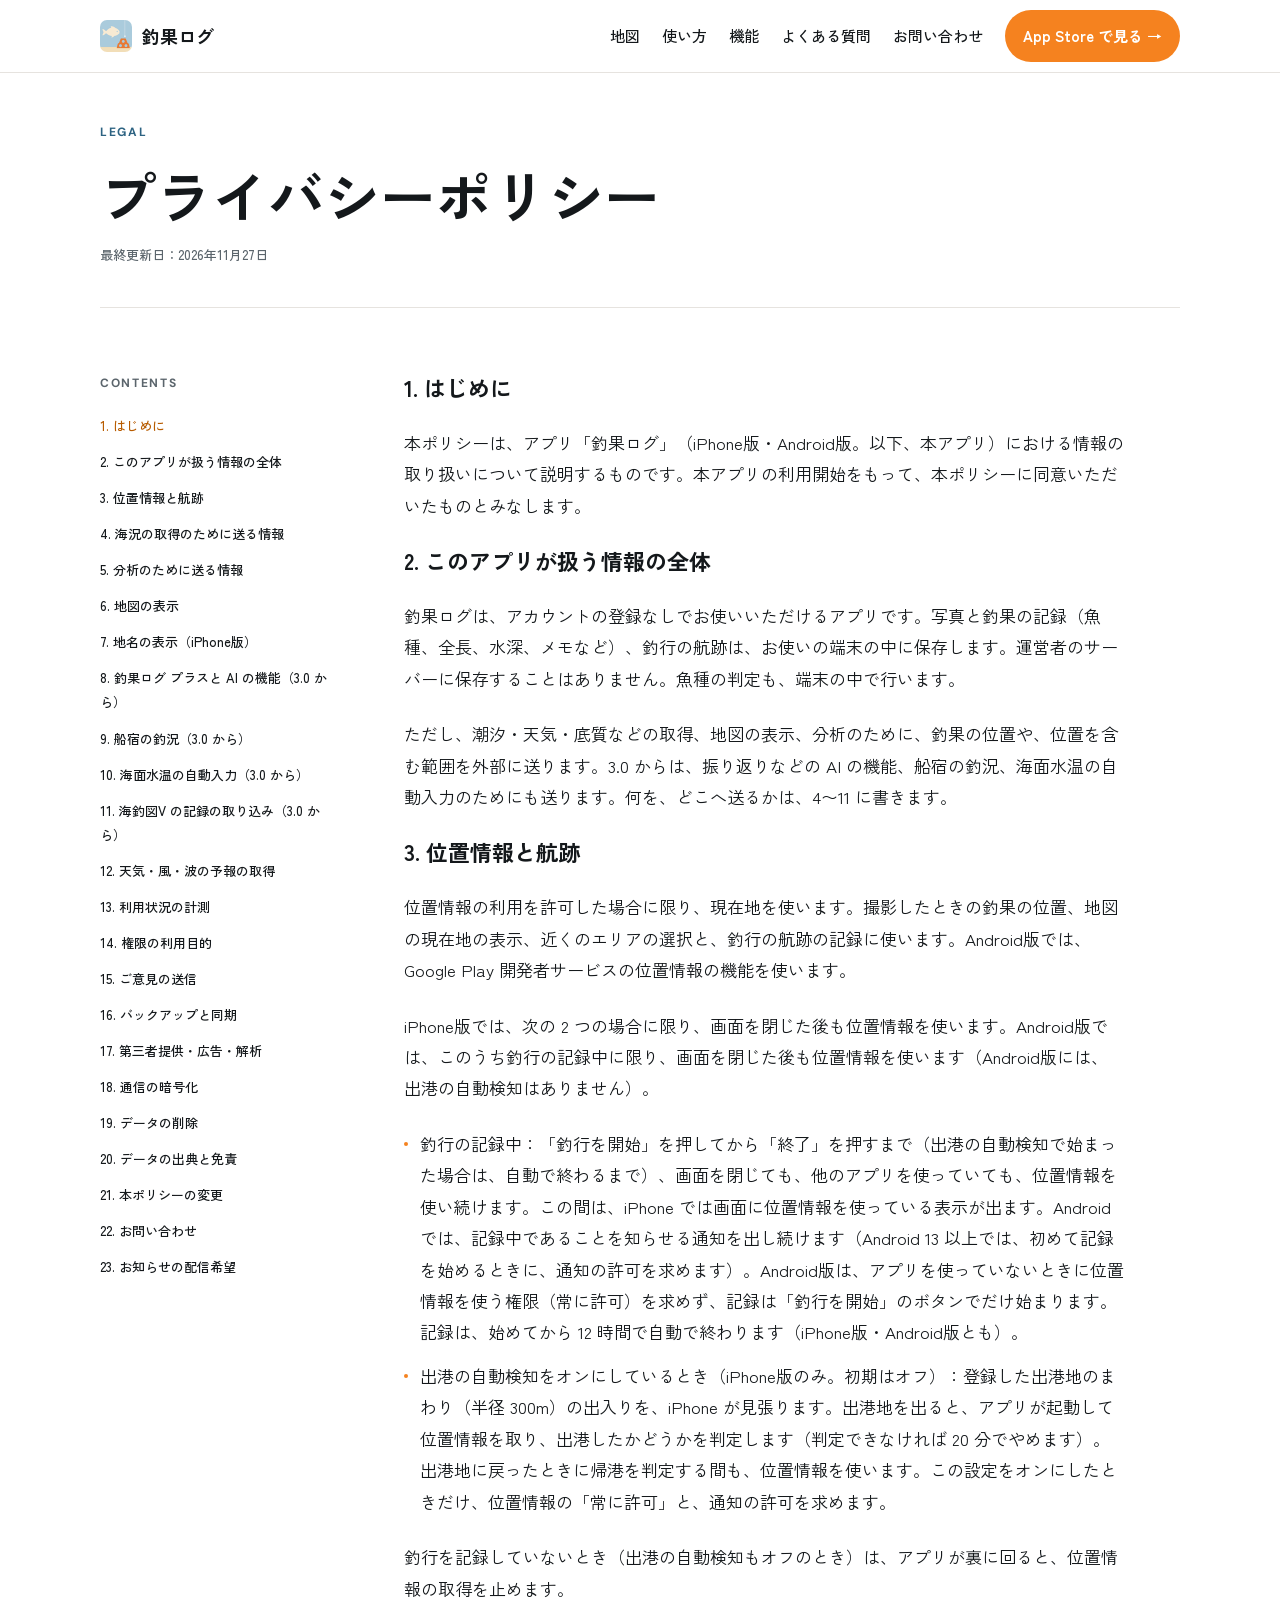
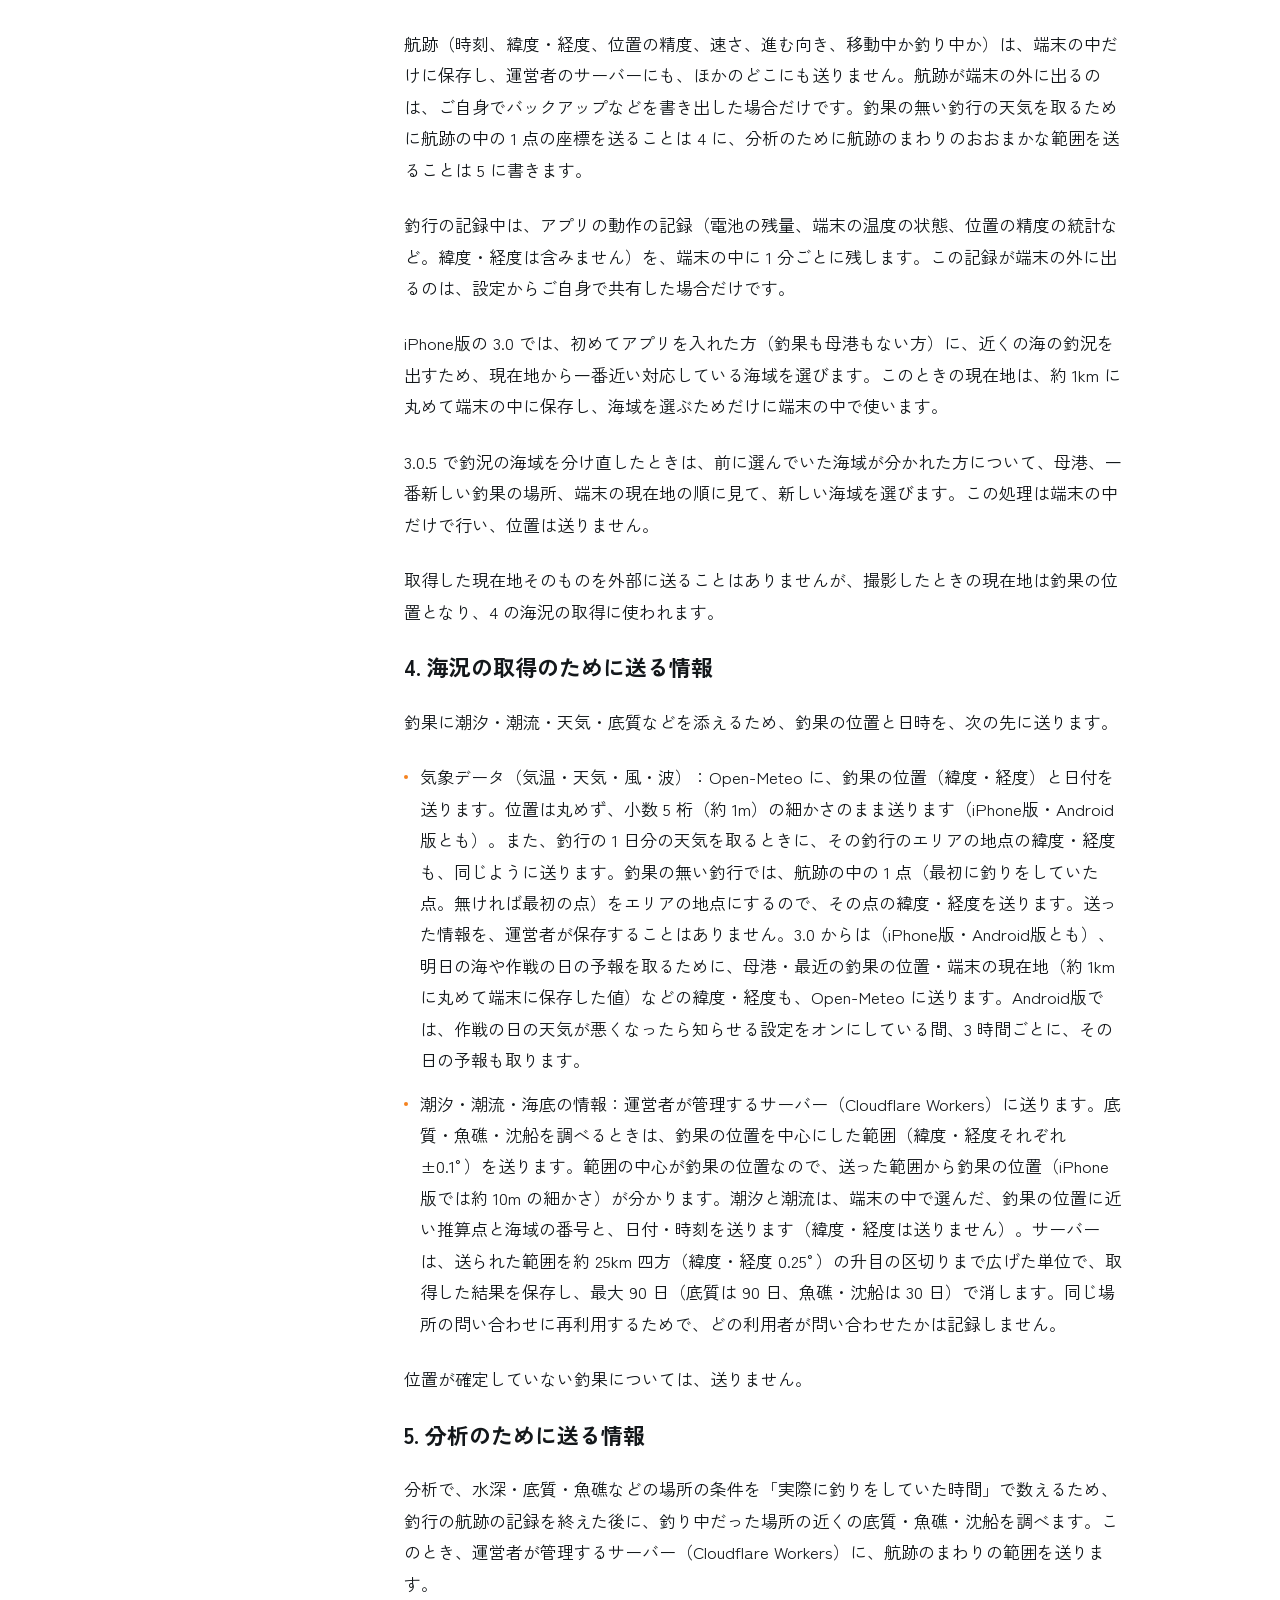
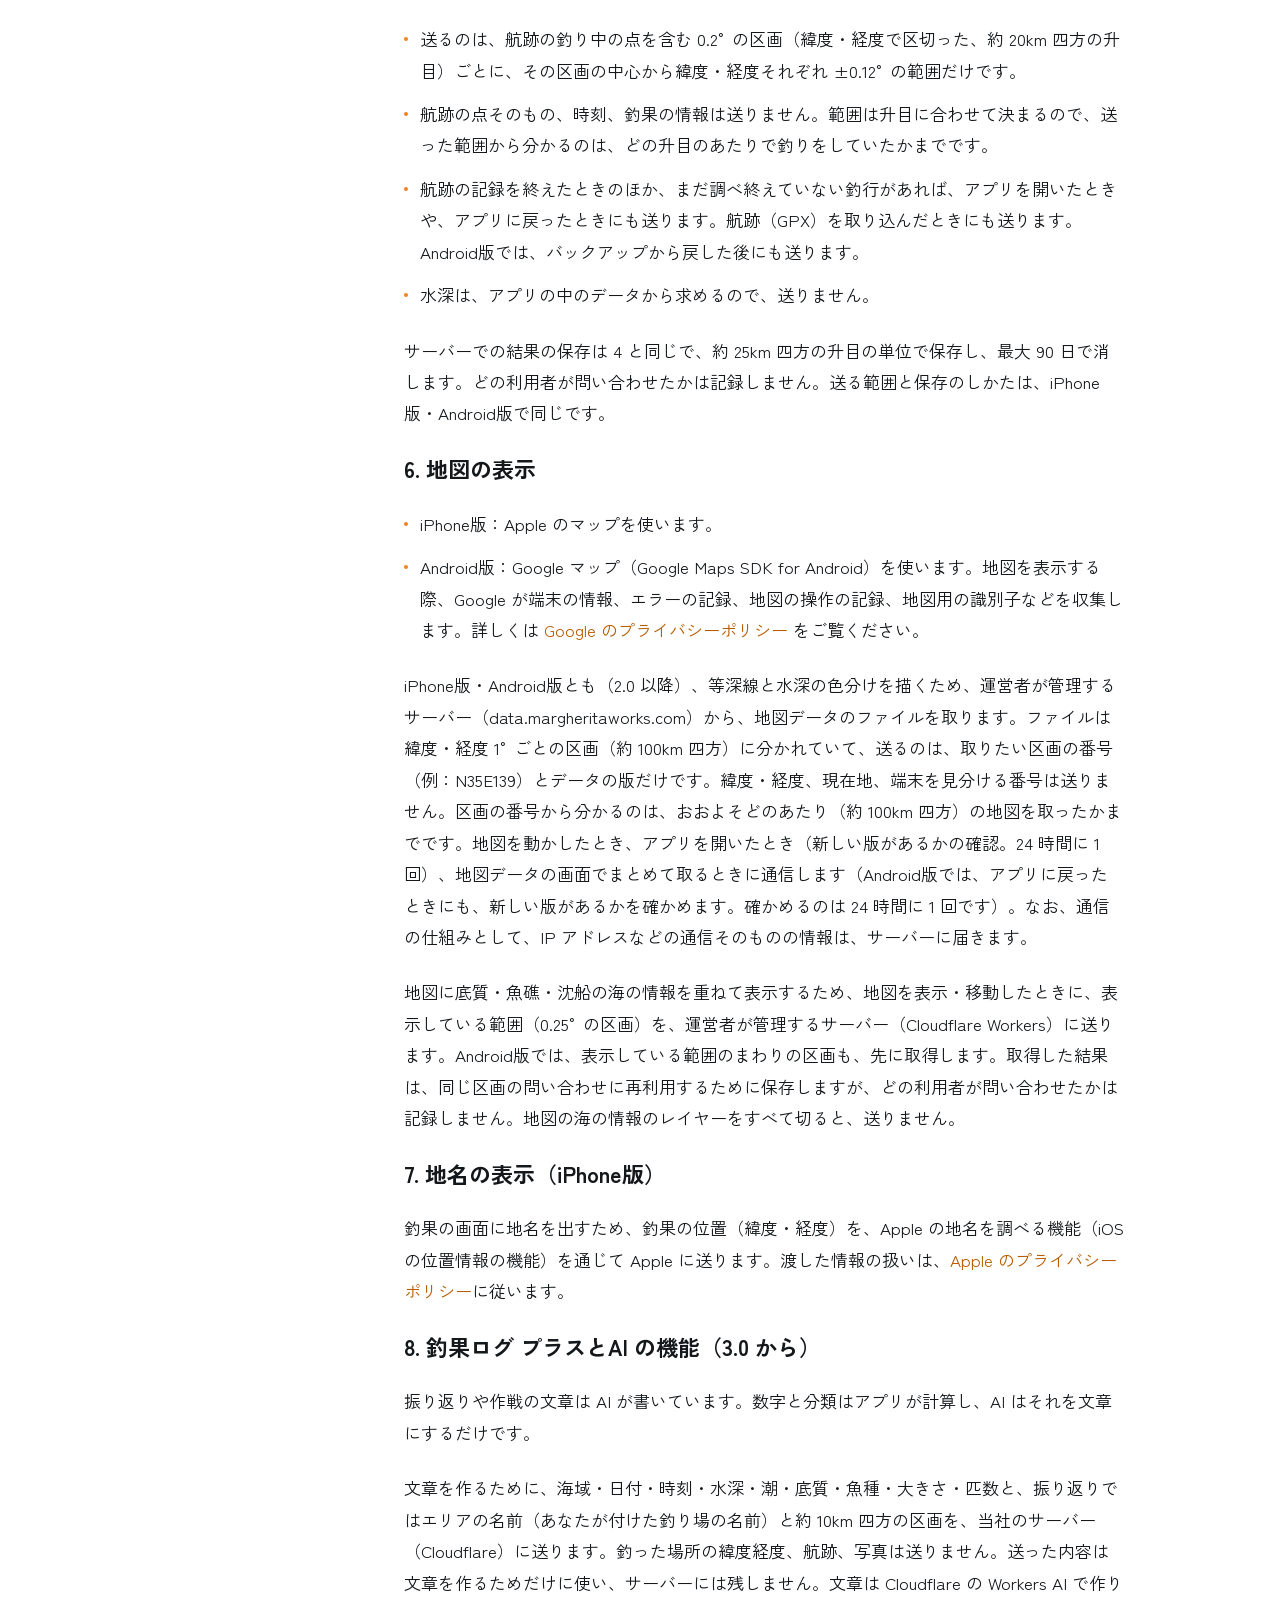
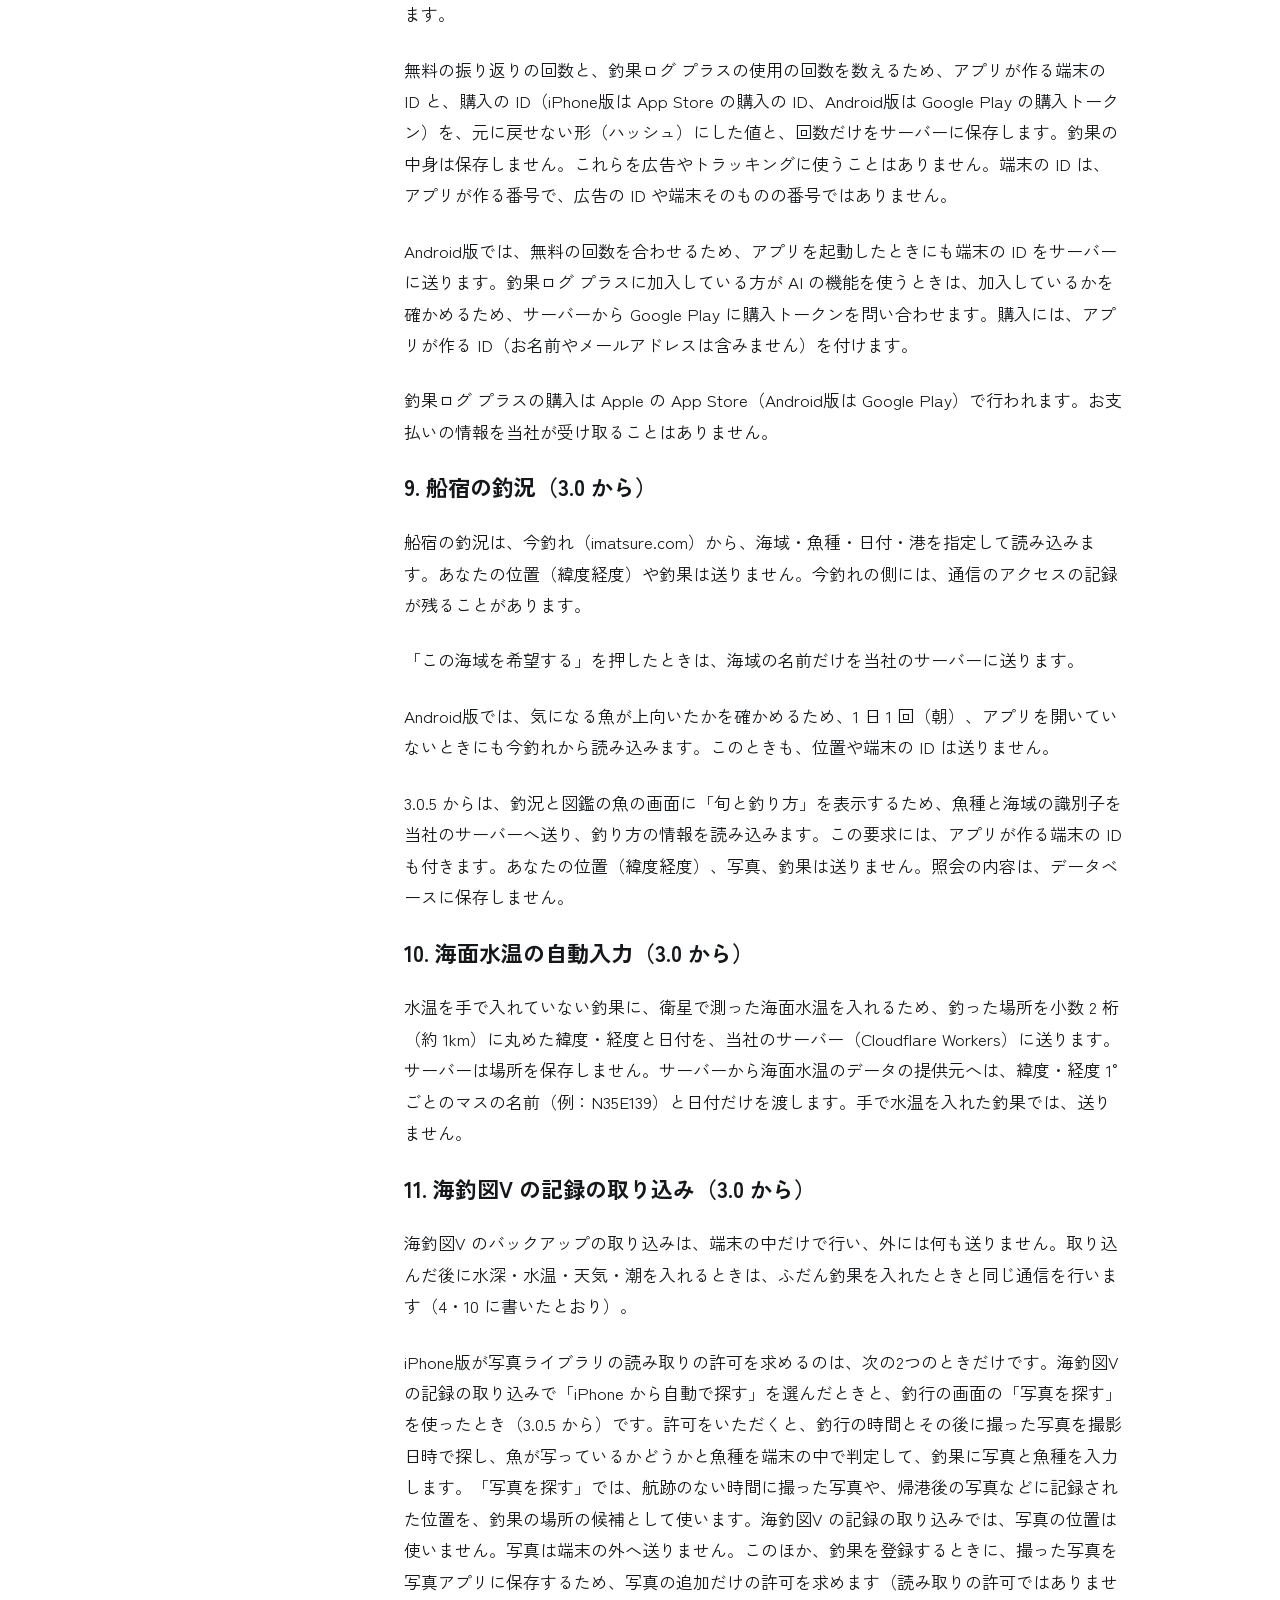
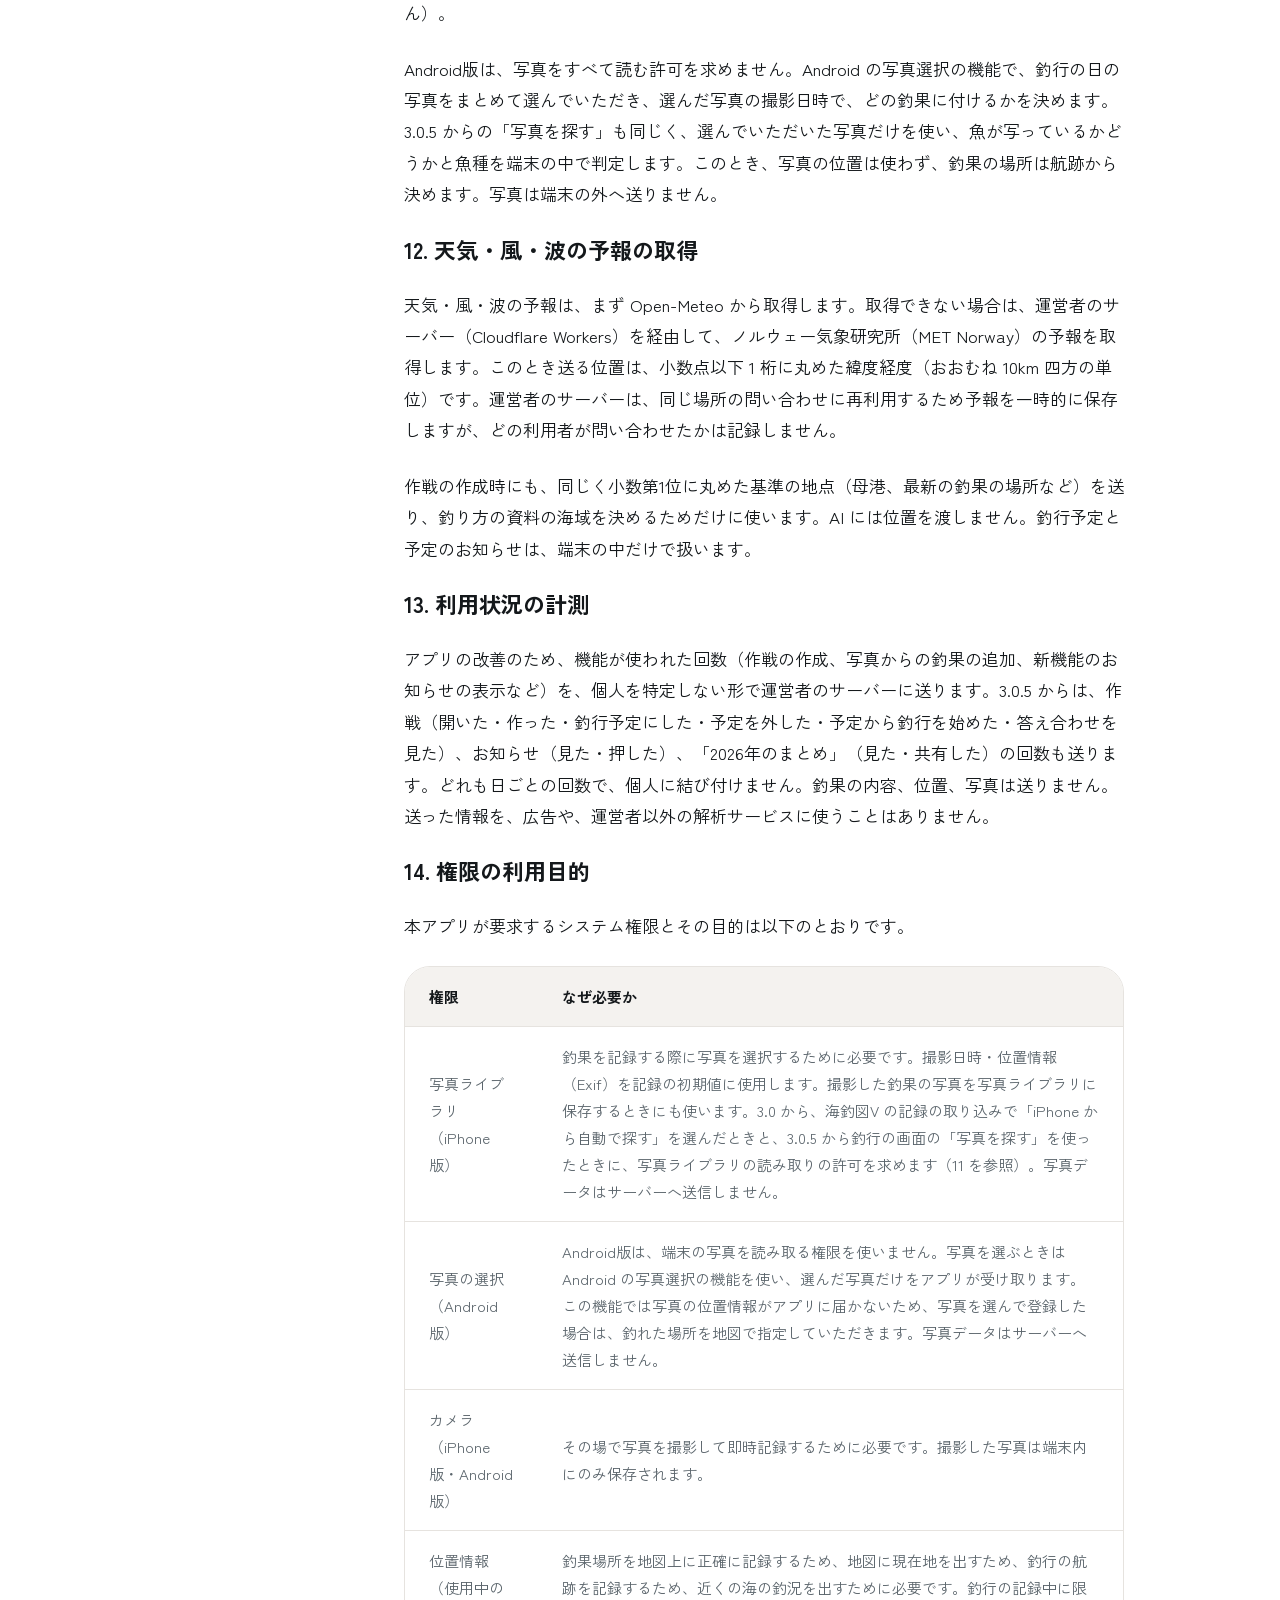
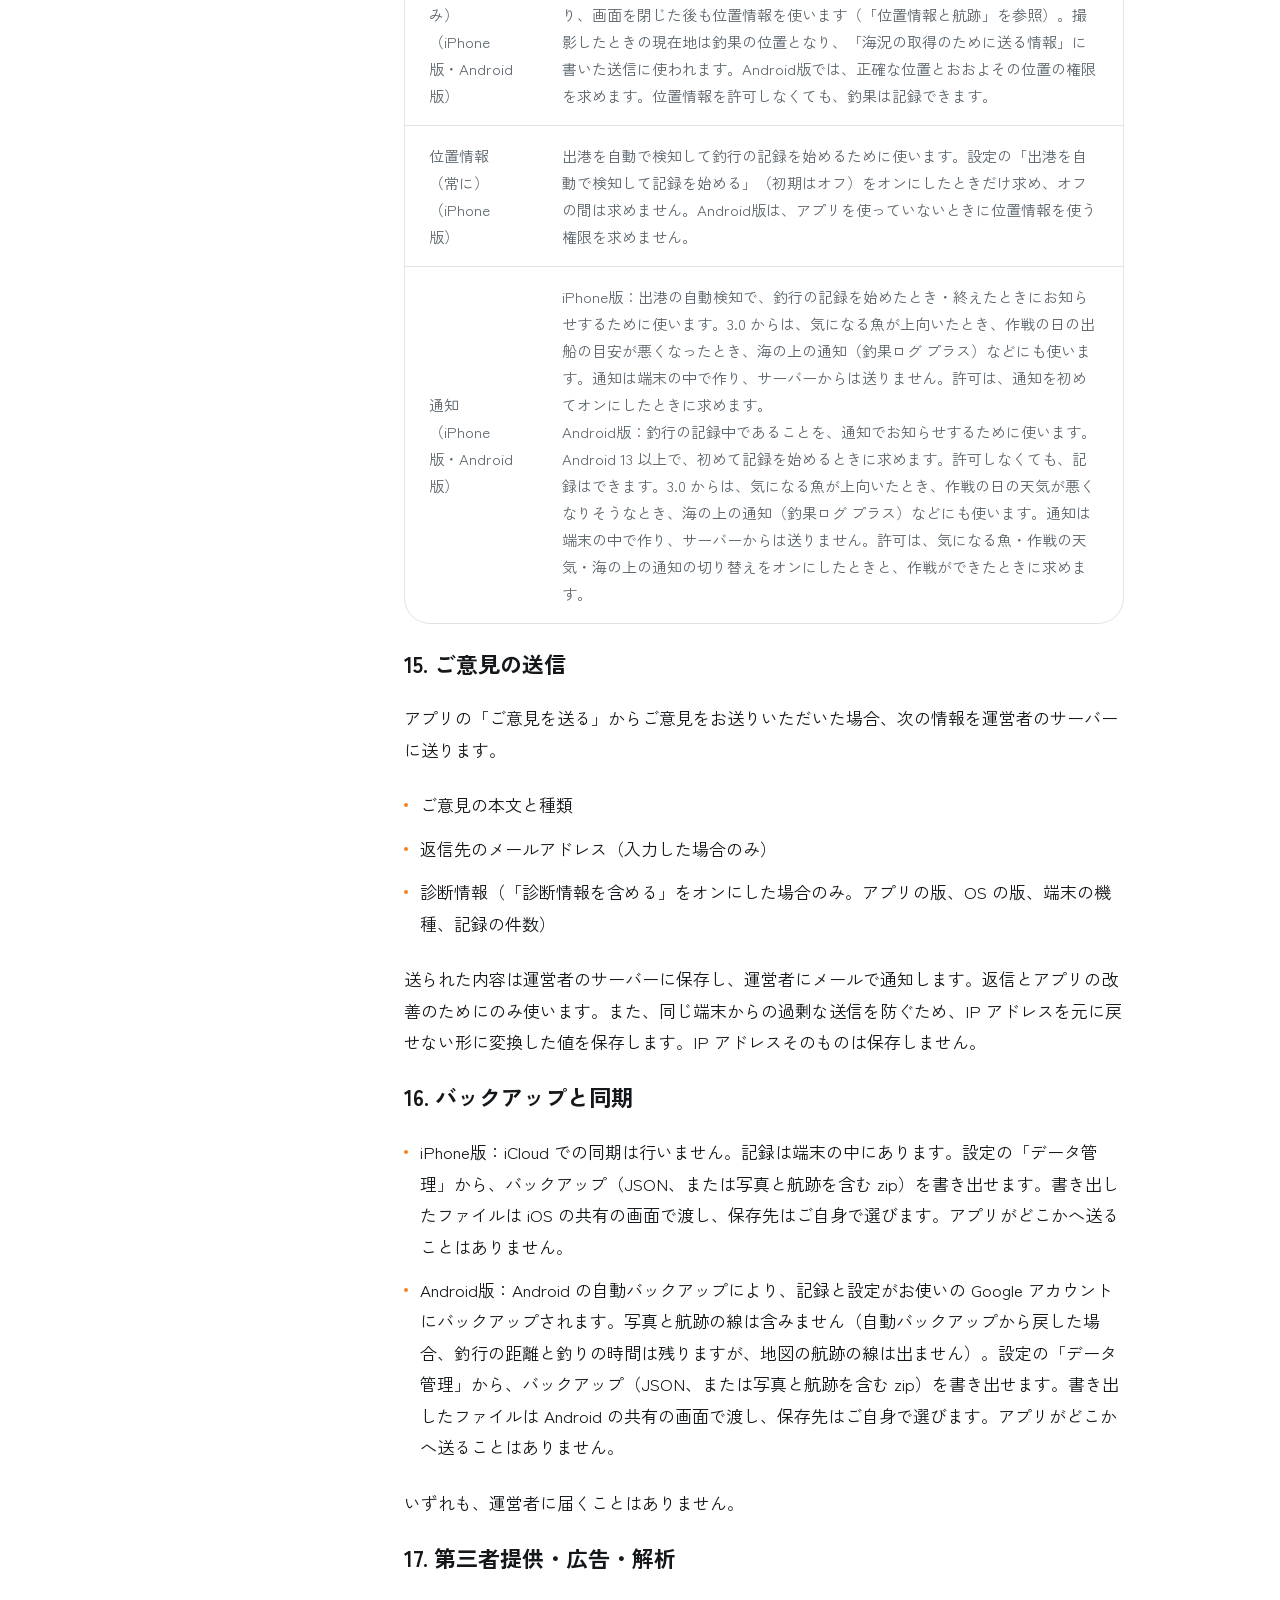
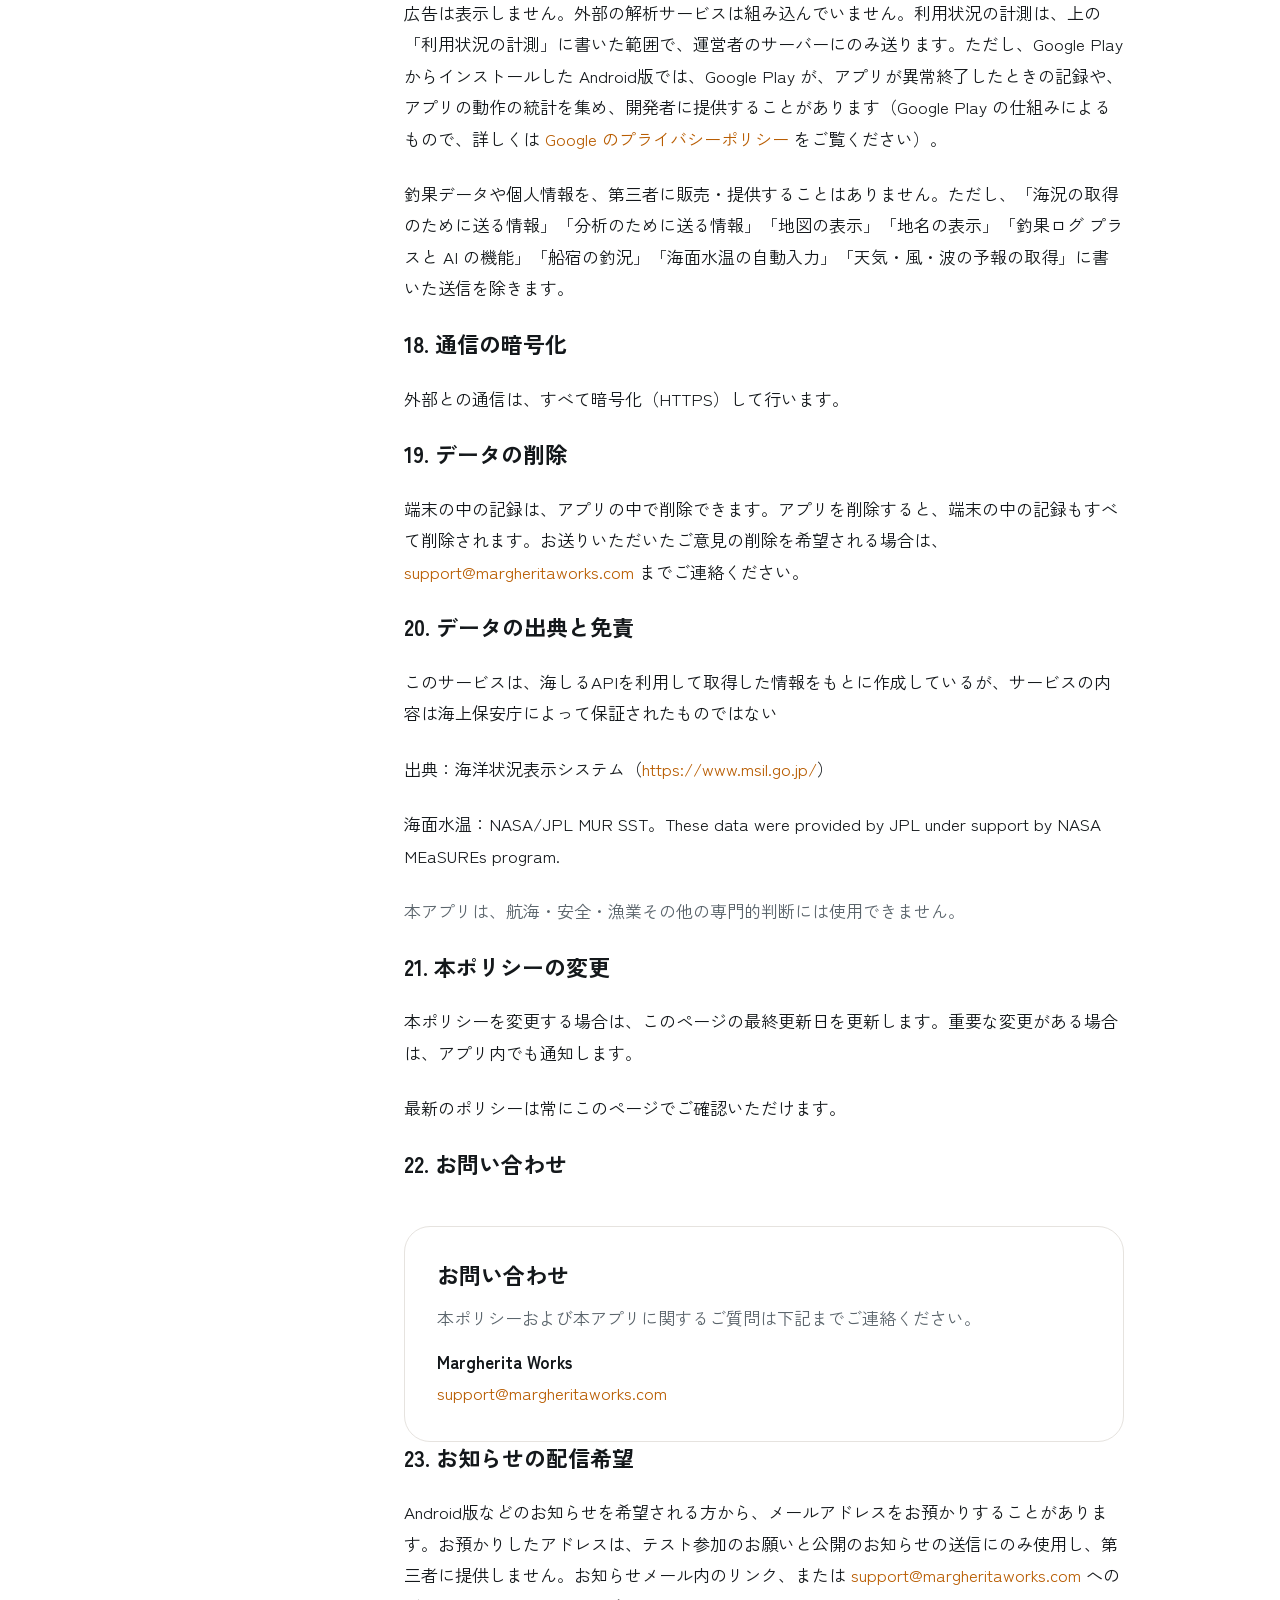
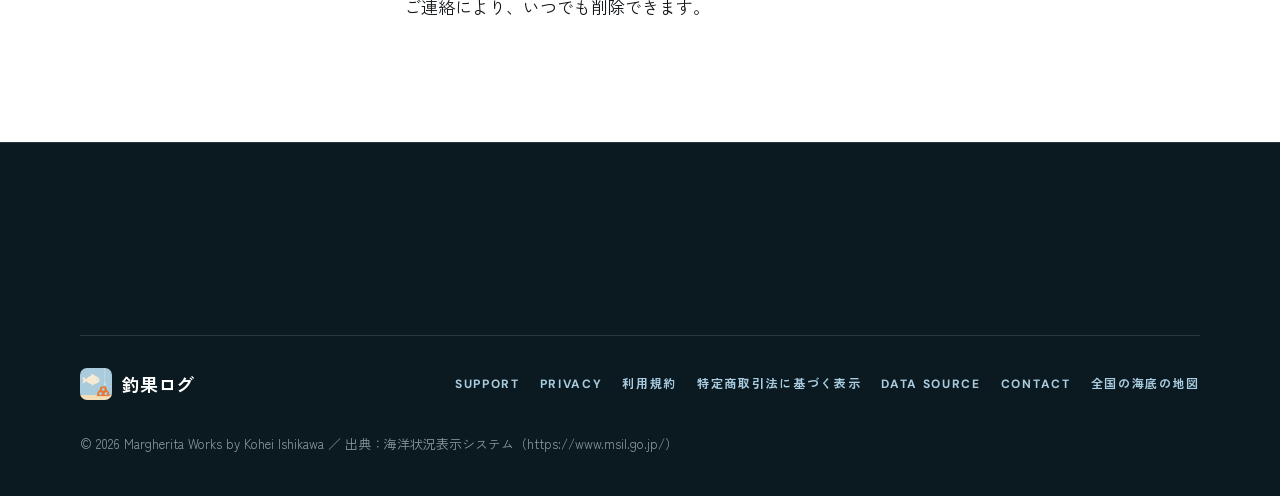
<file: privacy/index.html>
<!DOCTYPE html>
<html lang="ja">
<head>
  <meta charset="utf-8" />
  <meta name="viewport" content="width=device-width, initial-scale=1" />
  <title>プライバシーポリシー｜釣果ログ</title>
  <meta name="description" content="釣果ログ（iPhone版・Android版）のプライバシーポリシー。扱う情報、位置情報と航跡、海況の取得や分析のために送る情報、地図の表示、釣果ログ プラスと AI の機能、船宿の釣況、海面水温、海釣図V の記録の取り込み、ご意見の送信、バックアップと同期、データの削除、お問い合わせ先。" />
  <link rel="canonical" href="https://chokalog.margheritaworks.com/privacy/" />

  <!-- OGP -->
  <meta property="og:type"        content="website" />
  <meta property="og:url"         content="https://chokalog.margheritaworks.com/privacy/" />
  <meta property="og:title"       content="プライバシーポリシー｜釣果ログ" />
  <meta property="og:description" content="釣果ログ（iPhone版・Android版）のプライバシーポリシー。扱う情報、位置情報と航跡、海況の取得や分析のために送る情報、地図の表示、釣果ログ プラスと AI の機能、船宿の釣況、海面水温、海釣図V の記録の取り込み、ご意見の送信、バックアップと同期、データの削除、お問い合わせ先。" />
  <meta property="og:image"       content="https://chokalog.margheritaworks.com/assets/img/og.png" />
  <meta property="og:image:width" content="1200" />
  <meta property="og:image:height" content="630" />
  <meta property="og:locale"      content="ja_JP" />
  <meta property="og:site_name"   content="釣果ログ" />
  <meta name="twitter:card"        content="summary_large_image" />
  <meta name="twitter:image"       content="https://chokalog.margheritaworks.com/assets/img/og.png" />

  <!-- フォント -->
  <link rel="preconnect" href="https://fonts.googleapis.com" />
  <link rel="preconnect" href="https://fonts.gstatic.com" crossorigin />
  <link href="https://fonts.googleapis.com/css2?family=Zen+Kaku+Gothic+New:wght@400;500;700&family=DM+Sans:wght@400;500;700&display=swap" rel="stylesheet" />

  <!-- CSS -->
  <link rel="stylesheet" href="/assets/css/site.css?v=3.0.6" />

  <!-- 構造化データ -->
  <script type="application/ld+json">
  {
    "@context": "https://schema.org",
    "@graph": [
      {
        "@type": "BreadcrumbList",
        "itemListElement": [
          {
            "@type": "ListItem",
            "position": 1,
            "name": "ホーム",
            "item": "https://margheritaworks.com/"
          },
          {
            "@type": "ListItem",
            "position": 2,
            "name": "釣果ログ サポート",
            "item": "https://chokalog.margheritaworks.com/"
          },
          {
            "@type": "ListItem",
            "position": 3,
            "name": "プライバシーポリシー",
            "item": "https://chokalog.margheritaworks.com/privacy/"
          }
        ]
      },
      {
        "@type": "Organization",
        "name": "Margherita Works",
        "url": "https://margheritaworks.com/",
        "contactPoint": {
          "@type": "ContactPoint",
          "email": "support@margheritaworks.com",
          "contactType": "customer support"
        }
      }
    ]
  }
  </script>
</head>
<body>

<!-- ============ ヘッダー ============ -->
<header class="site-header" role="banner">
  <div class="site-header__inner">
    <a href="/" class="brand" aria-label="釣果ログ サポートトップへ">
      <img src="/assets/img/app-icon.png" alt="" width="32" height="32" class="brand__icon-img" aria-hidden="true" />
      <span class="brand__name">釣果ログ</span>
    </a>

    <nav class="site-header__nav" aria-label="メインナビゲーション">
      <a href="/#map"      class="nav-link">地図</a>
      <a href="/#howto"    class="nav-link">使い方</a>
      <a href="/#features" class="nav-link">機能</a>
      <a href="/#faq"      class="nav-link">よくある質問</a>
      <a href="/#contact"  class="nav-link">お問い合わせ</a>
      <a href="https://apps.apple.com/jp/app/apple-store/id6808027589?pt=129156354&amp;ct=site&amp;mt=8" class="btn-primary" aria-label="App Store でダウンロード">App Store で見る →</a>
    </nav>

    <details class="nav-toggle" aria-label="ナビゲーションを開く">
      <summary>☰ メニュー</summary>
      <nav class="nav-toggle__menu" aria-label="モバイルナビゲーション">
        <a href="/#map"      class="nav-link">地図</a>
        <a href="/#howto"    class="nav-link">使い方</a>
        <a href="/#features" class="nav-link">機能</a>
        <a href="/#faq"      class="nav-link">よくある質問</a>
        <a href="/#contact"  class="nav-link">お問い合わせ</a>
        <a href="https://apps.apple.com/jp/app/apple-store/id6808027589?pt=129156354&amp;ct=site&amp;mt=8" class="btn-primary">App Store で見る →</a>
      </nav>
    </details>
  </div>
</header>

<main id="main">
  <div class="container">

    <!-- ページヘッダー -->
    <div class="privacy-page-header" style="padding-top: 48px;">
      <span class="label label--blue" style="display:block; margin-bottom:16px;">LEGAL</span>
      <h1 style="margin:0 0 12px; font-size:var(--text-display); font-weight:700; line-height:1.28;"><span class="nw">プライバシーポリシー</span></h1>
      <p style="margin:0; font-size:var(--text-caption); font-weight:500; color:var(--color-ink-muted);">最終更新日：2026年11月27日</p>
    </div>

    <!-- 本文レイアウト（デスクトップ: 2カラム） -->
    <div class="privacy-layout">

      <!-- sticky 目次（デスクトップ） -->
      <aside class="privacy-toc" aria-label="目次">
        <div class="privacy-toc__header">CONTENTS</div>
          <a href="#pp-intro" class="active">1. はじめに</a>
          <a href="#pp-overview">2. このアプリが扱う情報の全体</a>
          <a href="#pp-location">3. 位置情報と航跡</a>
          <a href="#pp-network">4. 海況の取得のために送る情報</a>
          <a href="#pp-analysis">5. 分析のために送る情報</a>
          <a href="#pp-map">6. 地図の表示</a>
          <a href="#pp-place">7. 地名の表示（iPhone版）</a>
          <a href="#pp-ai">8. 釣果ログ プラスと AI の機能（3.0 から）</a>
          <a href="#pp-chokyo">9. 船宿の釣況（3.0 から）</a>
          <a href="#pp-sst">10. 海面水温の自動入力（3.0 から）</a>
          <a href="#pp-import">11. 海釣図V の記録の取り込み（3.0 から）</a>
          <a href="#pp-weather">12. 天気・風・波の予報の取得</a>
          <a href="#pp-metrics">13. 利用状況の計測</a>
          <a href="#pp-permission">14. 権限の利用目的</a>
          <a href="#pp-feedback">15. ご意見の送信</a>
          <a href="#pp-backup">16. バックアップと同期</a>
          <a href="#pp-ads">17. 第三者提供・広告・解析</a>
          <a href="#pp-https">18. 通信の暗号化</a>
          <a href="#pp-delete">19. データの削除</a>
          <a href="#pp-source">20. データの出典と免責</a>
          <a href="#pp-changes">21. 本ポリシーの変更</a>
          <a href="#pp-contact">22. お問い合わせ</a>
          <a href="#pp-notify">23. お知らせの配信希望</a>
        </aside>

      <!-- モバイル目次（<details> で折り畳み） -->
      <details class="privacy-toc-mobile" aria-label="目次">
        <summary>目次を表示</summary>
        <nav class="privacy-toc-mobile__links" aria-label="プライバシーポリシー目次">
            <a href="#pp-intro">1. はじめに</a>
            <a href="#pp-overview">2. このアプリが扱う情報の全体</a>
            <a href="#pp-location">3. 位置情報と航跡</a>
            <a href="#pp-network">4. 海況の取得のために送る情報</a>
            <a href="#pp-analysis">5. 分析のために送る情報</a>
            <a href="#pp-map">6. 地図の表示</a>
            <a href="#pp-place">7. 地名の表示（iPhone版）</a>
            <a href="#pp-ai">8. 釣果ログ プラスと AI の機能（3.0 から）</a>
            <a href="#pp-chokyo">9. 船宿の釣況（3.0 から）</a>
            <a href="#pp-sst">10. 海面水温の自動入力（3.0 から）</a>
            <a href="#pp-import">11. 海釣図V の記録の取り込み（3.0 から）</a>
            <a href="#pp-weather">12. 天気・風・波の予報の取得</a>
            <a href="#pp-metrics">13. 利用状況の計測</a>
            <a href="#pp-permission">14. 権限の利用目的</a>
            <a href="#pp-feedback">15. ご意見の送信</a>
            <a href="#pp-backup">16. バックアップと同期</a>
            <a href="#pp-ads">17. 第三者提供・広告・解析</a>
            <a href="#pp-https">18. 通信の暗号化</a>
            <a href="#pp-delete">19. データの削除</a>
            <a href="#pp-source">20. データの出典と免責</a>
            <a href="#pp-changes">21. 本ポリシーの変更</a>
            <a href="#pp-contact">22. お問い合わせ</a>
            <a href="#pp-notify">23. お知らせの配信希望</a>
          </nav>
      </details>

      <!-- 本文 -->
      <article class="privacy-body">

<section id="pp-intro" aria-labelledby="pp-intro-heading">
          <h2 id="pp-intro-heading"><span class="nw">1.</span> <span class="nw">はじめに</span></h2>
          <p>本ポリシーは、アプリ「釣果ログ」（iPhone版・Android版。以下、本アプリ）における情報の取り扱いについて説明するものです。本アプリの利用開始をもって、本ポリシーに同意いただいたものとみなします。</p>
        </section>

        <section id="pp-overview" aria-labelledby="pp-overview-heading">
          <h2 id="pp-overview-heading"><span class="nw">2.</span> <span class="nw">この</span><span class="nw">アプリが</span><span class="nw">扱う</span><span class="nw">情報の</span><span class="nw">全体</span></h2>
          <p>釣果ログは、アカウントの登録なしでお使いいただけるアプリです。写真と釣果の記録（魚種、全長、水深、メモなど）、釣行の航跡は、お使いの端末の中に保存します。運営者のサーバーに保存することはありません。魚種の判定も、端末の中で行います。</p>
          <p>ただし、潮汐・天気・底質などの取得、地図の表示、分析のために、釣果の位置や、位置を含む範囲を外部に送ります。3.0 からは、振り返りなどの AI の機能、船宿の釣況、海面水温の自動入力のためにも送ります。何を、どこへ送るかは、4〜11 に書きます。</p>
        </section>

        <section id="pp-location" aria-labelledby="pp-location-heading">
          <h2 id="pp-location-heading"><span class="nw">3.</span> <span class="nw">位置情報と</span><span class="nw">航跡</span></h2>
          <p>位置情報の利用を許可した場合に限り、現在地を使います。撮影したときの釣果の位置、地図の現在地の表示、近くのエリアの選択と、釣行の航跡の記録に使います。Android版では、Google Play 開発者サービスの位置情報の機能を使います。</p>
          <p>iPhone版では、次の 2 つの場合に限り、画面を閉じた後も位置情報を使います。Android版では、このうち釣行の記録中に限り、画面を閉じた後も位置情報を使います（Android版には、出港の自動検知はありません）。</p>
          <ul>
            <li>釣行の記録中：「釣行を開始」を押してから「終了」を押すまで（出港の自動検知で始まった場合は、自動で終わるまで）、画面を閉じても、他のアプリを使っていても、位置情報を使い続けます。この間は、iPhone では画面に位置情報を使っている表示が出ます。Android では、記録中であることを知らせる通知を出し続けます（Android 13 以上では、初めて記録を始めるときに、通知の許可を求めます）。Android版は、アプリを使っていないときに位置情報を使う権限（常に許可）を求めず、記録は「釣行を開始」のボタンでだけ始まります。記録は、始めてから 12 時間で自動で終わります（iPhone版・Android版とも）。</li>
            <li>出港の自動検知をオンにしているとき（iPhone版のみ。初期はオフ）：登録した出港地のまわり（半径 300m）の出入りを、iPhone が見張ります。出港地を出ると、アプリが起動して位置情報を取り、出港したかどうかを判定します（判定できなければ 20 分でやめます）。出港地に戻ったときに帰港を判定する間も、位置情報を使います。この設定をオンにしたときだけ、位置情報の「常に許可」と、通知の許可を求めます。</li>
          </ul>
          <p>釣行を記録していないとき（出港の自動検知もオフのとき）は、アプリが裏に回ると、位置情報の取得を止めます。</p>
          <p>航跡（時刻、緯度・経度、位置の精度、速さ、進む向き、移動中か釣り中か）は、端末の中だけに保存し、運営者のサーバーにも、ほかのどこにも送りません。航跡が端末の外に出るのは、ご自身でバックアップなどを書き出した場合だけです。釣果の無い釣行の天気を取るために航跡の中の 1 点の座標を送ることは 4 に、分析のために航跡のまわりのおおまかな範囲を送ることは 5 に書きます。</p>
          <p>釣行の記録中は、アプリの動作の記録（電池の残量、端末の温度の状態、位置の精度の統計など。緯度・経度は含みません）を、端末の中に 1 分ごとに残します。この記録が端末の外に出るのは、設定からご自身で共有した場合だけです。</p>
          <p>iPhone版の 3.0 では、初めてアプリを入れた方（釣果も母港もない方）に、近くの海の釣況を出すため、現在地から一番近い対応している海域を選びます。このときの現在地は、約 1km に丸めて端末の中に保存し、海域を選ぶためだけに端末の中で使います。</p>
          <p>3.0.5 で釣況の海域を分け直したときは、前に選んでいた海域が分かれた方について、母港、一番新しい釣果の場所、端末の現在地の順に見て、新しい海域を選びます。この処理は端末の中だけで行い、位置は送りません。</p>
          <p>取得した現在地そのものを外部に送ることはありませんが、撮影したときの現在地は釣果の位置となり、4 の海況の取得に使われます。</p>
        </section>

        <section id="pp-network" aria-labelledby="pp-network-heading">
          <h2 id="pp-network-heading"><span class="nw">4.</span> <span class="nw">海況の</span><span class="nw">取得のために</span><span class="nw">送る</span><span class="nw">情報</span></h2>
          <p>釣果に潮汐・潮流・天気・底質などを添えるため、釣果の位置と日時を、次の先に送ります。</p>
          <ul>
            <li>気象データ（気温・天気・風・波）：Open-Meteo に、釣果の位置（緯度・経度）と日付を送ります。位置は丸めず、小数 5 桁（約 1m）の細かさのまま送ります（iPhone版・Android版とも）。また、釣行の 1 日分の天気を取るときに、その釣行のエリアの地点の緯度・経度も、同じように送ります。釣果の無い釣行では、航跡の中の 1 点（最初に釣りをしていた点。無ければ最初の点）をエリアの地点にするので、その点の緯度・経度を送ります。送った情報を、運営者が保存することはありません。3.0 からは（iPhone版・Android版とも）、明日の海や作戦の日の予報を取るために、母港・最近の釣果の位置・端末の現在地（約 1km に丸めて端末に保存した値）などの緯度・経度も、Open-Meteo に送ります。Android版では、作戦の日の天気が悪くなったら知らせる設定をオンにしている間、3 時間ごとに、その日の予報も取ります。</li>
            <li>潮汐・潮流・海底の情報：運営者が管理するサーバー（Cloudflare Workers）に送ります。底質・魚礁・沈船を調べるときは、釣果の位置を中心にした範囲（緯度・経度それぞれ ±0.1°）を送ります。範囲の中心が釣果の位置なので、送った範囲から釣果の位置（iPhone版では約 10m の細かさ）が分かります。潮汐と潮流は、端末の中で選んだ、釣果の位置に近い推算点と海域の番号と、日付・時刻を送ります（緯度・経度は送りません）。サーバーは、送られた範囲を約 25km 四方（緯度・経度 0.25°）の升目の区切りまで広げた単位で、取得した結果を保存し、最大 90 日（底質は 90 日、魚礁・沈船は 30 日）で消します。同じ場所の問い合わせに再利用するためで、どの利用者が問い合わせたかは記録しません。</li>
          </ul>
          <p>位置が確定していない釣果については、送りません。</p>
        </section>

        <section id="pp-analysis" aria-labelledby="pp-analysis-heading">
          <h2 id="pp-analysis-heading"><span class="nw">5.</span> <span class="nw">分析のために</span><span class="nw">送る</span><span class="nw">情報</span></h2>
          <p>分析で、水深・底質・魚礁などの場所の条件を「実際に釣りをしていた時間」で数えるため、釣行の航跡の記録を終えた後に、釣り中だった場所の近くの底質・魚礁・沈船を調べます。このとき、運営者が管理するサーバー（Cloudflare Workers）に、航跡のまわりの範囲を送ります。</p>
          <ul>
            <li>送るのは、航跡の釣り中の点を含む 0.2° の区画（緯度・経度で区切った、約 20km 四方の升目）ごとに、その区画の中心から緯度・経度それぞれ ±0.12° の範囲だけです。</li>
            <li>航跡の点そのもの、時刻、釣果の情報は送りません。範囲は升目に合わせて決まるので、送った範囲から分かるのは、どの升目のあたりで釣りをしていたかまでです。</li>
            <li>航跡の記録を終えたときのほか、まだ調べ終えていない釣行があれば、アプリを開いたときや、アプリに戻ったときにも送ります。航跡（GPX）を取り込んだときにも送ります。Android版では、バックアップから戻した後にも送ります。</li>
            <li>水深は、アプリの中のデータから求めるので、送りません。</li>
          </ul>
          <p>サーバーでの結果の保存は 4 と同じで、約 25km 四方の升目の単位で保存し、最大 90 日で消します。どの利用者が問い合わせたかは記録しません。送る範囲と保存のしかたは、iPhone版・Android版で同じです。</p>
        </section>

        <section id="pp-map" aria-labelledby="pp-map-heading">
          <h2 id="pp-map-heading"><span class="nw">6.</span> <span class="nw">地図の</span><span class="nw">表示</span></h2>
          <ul>
            <li>iPhone版：Apple のマップを使います。</li>
            <li>Android版：Google マップ（Google Maps SDK for Android）を使います。地図を表示する際、Google が端末の情報、エラーの記録、地図の操作の記録、地図用の識別子などを収集します。詳しくは <a href="https://policies.google.com/privacy">Google のプライバシーポリシー</a> をご覧ください。</li>
          </ul>
          <p>iPhone版・Android版とも（2.0 以降）、等深線と水深の色分けを描くため、運営者が管理するサーバー（data.margheritaworks.com）から、地図データのファイルを取ります。ファイルは緯度・経度 1° ごとの区画（約 100km 四方）に分かれていて、送るのは、取りたい区画の番号（例：N35E139）とデータの版だけです。緯度・経度、現在地、端末を見分ける番号は送りません。区画の番号から分かるのは、おおよそどのあたり（約 100km 四方）の地図を取ったかまでです。地図を動かしたとき、アプリを開いたとき（新しい版があるかの確認。24 時間に 1 回）、地図データの画面でまとめて取るときに通信します（Android版では、アプリに戻ったときにも、新しい版があるかを確かめます。確かめるのは 24 時間に 1 回です）。なお、通信の仕組みとして、IP アドレスなどの通信そのものの情報は、サーバーに届きます。</p>
          <p>地図に底質・魚礁・沈船の海の情報を重ねて表示するため、地図を表示・移動したときに、表示している範囲（0.25° の区画）を、運営者が管理するサーバー（Cloudflare Workers）に送ります。Android版では、表示している範囲のまわりの区画も、先に取得します。取得した結果は、同じ区画の問い合わせに再利用するために保存しますが、どの利用者が問い合わせたかは記録しません。地図の海の情報のレイヤーをすべて切ると、送りません。</p>
        </section>

        <section id="pp-place" aria-labelledby="pp-place-heading">
          <h2 id="pp-place-heading"><span class="nw">7.</span> <span class="nw">地名の</span><span class="nw">表示（iPhone版）</span></h2>
          <p>釣果の画面に地名を出すため、釣果の位置（緯度・経度）を、Apple の地名を調べる機能（iOS の位置情報の機能）を通じて Apple に送ります。渡した情報の扱いは、<a href="https://www.apple.com/jp/legal/privacy/">Apple のプライバシーポリシー</a>に従います。</p>
        </section>

        <section id="pp-ai" aria-labelledby="pp-ai-heading">
          <h2 id="pp-ai-heading"><span class="nw">8.</span> <span class="nw">釣果ログ プラスと</span><span class="nw">AI の機能（3.0 から）</span></h2>
          <p>振り返りや作戦の文章は AI が書いています。数字と分類はアプリが計算し、AI はそれを文章にするだけです。</p>
          <p>文章を作るために、海域・日付・時刻・水深・潮・底質・魚種・大きさ・匹数と、振り返りではエリアの名前（あなたが付けた釣り場の名前）と約 10km 四方の区画を、当社のサーバー（Cloudflare）に送ります。釣った場所の緯度経度、航跡、写真は送りません。送った内容は文章を作るためだけに使い、サーバーには残しません。文章は Cloudflare の Workers AI で作ります。</p>
          <p>無料の振り返りの回数と、釣果ログ プラスの使用の回数を数えるため、アプリが作る端末の ID と、購入の ID（iPhone版は App Store の購入の ID、Android版は Google Play の購入トークン）を、元に戻せない形（ハッシュ）にした値と、回数だけをサーバーに保存します。釣果の中身は保存しません。これらを広告やトラッキングに使うことはありません。端末の ID は、アプリが作る番号で、広告の ID や端末そのものの番号ではありません。</p>
          <p>Android版では、無料の回数を合わせるため、アプリを起動したときにも端末の ID をサーバーに送ります。釣果ログ プラスに加入している方が AI の機能を使うときは、加入しているかを確かめるため、サーバーから Google Play に購入トークンを問い合わせます。購入には、アプリが作る ID（お名前やメールアドレスは含みません）を付けます。</p>
          <p>釣果ログ プラスの購入は Apple の App Store（Android版は Google Play）で行われます。お支払いの情報を当社が受け取ることはありません。</p>
        </section>

        <section id="pp-chokyo" aria-labelledby="pp-chokyo-heading">
          <h2 id="pp-chokyo-heading"><span class="nw">9.</span> <span class="nw">船宿の</span><span class="nw">釣況（3.0 から）</span></h2>
          <p>船宿の釣況は、今釣れ（imatsure.com）から、海域・魚種・日付・港を指定して読み込みます。あなたの位置（緯度経度）や釣果は送りません。今釣れの側には、通信のアクセスの記録が残ることがあります。</p>
          <p>「この海域を希望する」を押したときは、海域の名前だけを当社のサーバーに送ります。</p>
          <p>Android版では、気になる魚が上向いたかを確かめるため、1 日 1 回（朝）、アプリを開いていないときにも今釣れから読み込みます。このときも、位置や端末の ID は送りません。</p>
          <p>3.0.5 からは、釣況と図鑑の魚の画面に「旬と釣り方」を表示するため、魚種と海域の識別子を当社のサーバーへ送り、釣り方の情報を読み込みます。この要求には、アプリが作る端末の ID も付きます。あなたの位置（緯度経度）、写真、釣果は送りません。照会の内容は、データベースに保存しません。</p>
        </section>

        <section id="pp-sst" aria-labelledby="pp-sst-heading">
          <h2 id="pp-sst-heading"><span class="nw">10.</span> <span class="nw">海面水温の</span><span class="nw">自動入力（3.0 から）</span></h2>
          <p>水温を手で入れていない釣果に、衛星で測った海面水温を入れるため、釣った場所を小数 2 桁（約 1km）に丸めた緯度・経度と日付を、当社のサーバー（Cloudflare Workers）に送ります。サーバーは場所を保存しません。サーバーから海面水温のデータの提供元へは、緯度・経度 1° ごとのマスの名前（例：N35E139）と日付だけを渡します。手で水温を入れた釣果では、送りません。</p>
        </section>

        <section id="pp-import" aria-labelledby="pp-import-heading">
          <h2 id="pp-import-heading"><span class="nw">11.</span> <span class="nw">海釣図V の</span><span class="nw">記録の</span><span class="nw">取り込み（3.0 から）</span></h2>
          <p>海釣図V のバックアップの取り込みは、端末の中だけで行い、外には何も送りません。取り込んだ後に水深・水温・天気・潮を入れるときは、ふだん釣果を入れたときと同じ通信を行います（4・10 に書いたとおり）。</p>
          <p>iPhone版が写真ライブラリの読み取りの許可を求めるのは、次の2つのときだけです。海釣図V の記録の取り込みで「iPhone から自動で探す」を選んだときと、釣行の画面の「写真を探す」を使ったとき（3.0.5 から）です。許可をいただくと、釣行の時間とその後に撮った写真を撮影日時で探し、魚が写っているかどうかと魚種を端末の中で判定して、釣果に写真と魚種を入力します。「写真を探す」では、航跡のない時間に撮った写真や、帰港後の写真などに記録された位置を、釣果の場所の候補として使います。海釣図V の記録の取り込みでは、写真の位置は使いません。写真は端末の外へ送りません。このほか、釣果を登録するときに、撮った写真を写真アプリに保存するため、写真の追加だけの許可を求めます（読み取りの許可ではありません）。</p>
          <p>Android版は、写真をすべて読む許可を求めません。Android の写真選択の機能で、釣行の日の写真をまとめて選んでいただき、選んだ写真の撮影日時で、どの釣果に付けるかを決めます。3.0.5 からの「写真を探す」も同じく、選んでいただいた写真だけを使い、魚が写っているかどうかと魚種を端末の中で判定します。このとき、写真の位置は使わず、釣果の場所は航跡から決めます。写真は端末の外へ送りません。</p>
        </section>

        <section id="pp-weather" aria-labelledby="pp-weather-heading">
          <h2 id="pp-weather-heading"><span class="nw">12.</span> <span class="nw">天気・風・波の</span><span class="nw">予報の</span><span class="nw">取得</span></h2>
          <p>天気・風・波の予報は、まず Open-Meteo から取得します。取得できない場合は、運営者のサーバー（Cloudflare Workers）を経由して、ノルウェー気象研究所（MET Norway）の予報を取得します。このとき送る位置は、小数点以下 1 桁に丸めた緯度経度（おおむね 10km 四方の単位）です。運営者のサーバーは、同じ場所の問い合わせに再利用するため予報を一時的に保存しますが、どの利用者が問い合わせたかは記録しません。</p>
          <p>作戦の作成時にも、同じく小数第1位に丸めた基準の地点（母港、最新の釣果の場所など）を送り、釣り方の資料の海域を決めるためだけに使います。AI には位置を渡しません。釣行予定と予定のお知らせは、端末の中だけで扱います。</p>
        </section>

        <section id="pp-metrics" aria-labelledby="pp-metrics-heading">
          <h2 id="pp-metrics-heading"><span class="nw">13.</span> <span class="nw">利用状況の</span><span class="nw">計測</span></h2>
          <p>アプリの改善のため、機能が使われた回数（作戦の作成、写真からの釣果の追加、新機能のお知らせの表示など）を、個人を特定しない形で運営者のサーバーに送ります。3.0.5 からは、作戦（開いた・作った・釣行予定にした・予定を外した・予定から釣行を始めた・答え合わせを見た）、お知らせ（見た・押した）、「2026年のまとめ」（見た・共有した）の回数も送ります。どれも日ごとの回数で、個人に結び付けません。釣果の内容、位置、写真は送りません。送った情報を、広告や、運営者以外の解析サービスに使うことはありません。</p>
        </section>

        <section id="pp-permission" aria-labelledby="pp-permission-heading">
          <h2 id="pp-permission-heading"><span class="nw">14.</span> <span class="nw">権限の</span><span class="nw">利用目的</span></h2>
          <p>本アプリが要求するシステム権限とその目的は以下のとおりです。</p>
          <table class="def-table" aria-label="権限の利用目的">
            <thead>
              <tr>
                <th scope="col">権限</th>
                <th scope="col">なぜ必要か</th>
              </tr>
            </thead>
            <tbody>
              <tr>
                <td>写真ライブラリ<br>（iPhone版）</td>
                <td>釣果を記録する際に写真を選択するために必要です。撮影日時・位置情報（Exif）を記録の初期値に使用します。撮影した釣果の写真を写真ライブラリに保存するときにも使います。3.0 から、海釣図V の記録の取り込みで「iPhone から自動で探す」を選んだときと、3.0.5 から釣行の画面の「写真を探す」を使ったときに、写真ライブラリの読み取りの許可を求めます（11 を参照）。写真データはサーバーへ送信しません。</td>
              </tr>
              <tr>
                <td>写真の選択<br>（Android版）</td>
                <td>Android版は、端末の写真を読み取る権限を使いません。写真を選ぶときは Android の写真選択の機能を使い、選んだ写真だけをアプリが受け取ります。この機能では写真の位置情報がアプリに届かないため、写真を選んで登録した場合は、釣れた場所を地図で指定していただきます。写真データはサーバーへ送信しません。</td>
              </tr>
              <tr>
                <td>カメラ<br>（iPhone版・Android版）</td>
                <td>その場で写真を撮影して即時記録するために必要です。撮影した写真は端末内にのみ保存されます。</td>
              </tr>
              <tr>
                <td>位置情報（使用中のみ）<br>（iPhone版・Android版）</td>
                <td>釣果場所を地図上に正確に記録するため、地図に現在地を出すため、釣行の航跡を記録するため、近くの海の釣況を出すために必要です。釣行の記録中に限り、画面を閉じた後も位置情報を使います（「位置情報と航跡」を参照）。撮影したときの現在地は釣果の位置となり、「海況の取得のために送る情報」に書いた送信に使われます。Android版では、正確な位置とおおよその位置の権限を求めます。位置情報を許可しなくても、釣果は記録できます。</td>
              </tr>
              <tr>
                <td>位置情報（常に）<br>（iPhone版）</td>
                <td>出港を自動で検知して釣行の記録を始めるために使います。設定の「出港を自動で検知して記録を始める」（初期はオフ）をオンにしたときだけ求め、オフの間は求めません。Android版は、アプリを使っていないときに位置情報を使う権限を求めません。</td>
              </tr>
              <tr>
                <td>通知<br>（iPhone版・Android版）</td>
                <td>iPhone版：出港の自動検知で、釣行の記録を始めたとき・終えたときにお知らせするために使います。3.0 からは、気になる魚が上向いたとき、作戦の日の出船の目安が悪くなったとき、海の上の通知（釣果ログ プラス）などにも使います。通知は端末の中で作り、サーバーからは送りません。許可は、通知を初めてオンにしたときに求めます。<br>Android版：釣行の記録中であることを、通知でお知らせするために使います。Android 13 以上で、初めて記録を始めるときに求めます。許可しなくても、記録はできます。3.0 からは、気になる魚が上向いたとき、作戦の日の天気が悪くなりそうなとき、海の上の通知（釣果ログ プラス）などにも使います。通知は端末の中で作り、サーバーからは送りません。許可は、気になる魚・作戦の天気・海の上の通知の切り替えをオンにしたときと、作戦ができたときに求めます。</td>
              </tr>
            </tbody>
          </table>
        </section>

<section id="pp-feedback" aria-labelledby="pp-feedback-heading">
          <h2 id="pp-feedback-heading"><span class="nw">15.</span> <span class="nw">ご</span><span class="nw">意見の</span><span class="nw">送信</span></h2>
          <p>アプリの「ご意見を送る」からご意見をお送りいただいた場合、次の情報を運営者のサーバーに送ります。</p>
          <ul>
            <li>ご意見の本文と種類</li>
            <li>返信先のメールアドレス（入力した場合のみ）</li>
            <li>診断情報（「診断情報を含める」をオンにした場合のみ。アプリの版、OS の版、端末の機種、記録の件数）</li>
          </ul>
          <p>送られた内容は運営者のサーバーに保存し、運営者にメールで通知します。返信とアプリの改善のためにのみ使います。また、同じ端末からの過剰な送信を防ぐため、IP アドレスを元に戻せない形に変換した値を保存します。IP アドレスそのものは保存しません。</p>
        </section>

        <section id="pp-backup" aria-labelledby="pp-backup-heading">
          <h2 id="pp-backup-heading"><span class="nw">16.</span> <span class="nw">バックアップと</span><span class="nw">同期</span></h2>
          <ul>
            <li>iPhone版：iCloud での同期は行いません。記録は端末の中にあります。設定の「データ管理」から、バックアップ（JSON、または写真と航跡を含む zip）を書き出せます。書き出したファイルは iOS の共有の画面で渡し、保存先はご自身で選びます。アプリがどこかへ送ることはありません。</li>
            <li>Android版：Android の自動バックアップにより、記録と設定がお使いの Google アカウントにバックアップされます。写真と航跡の線は含みません（自動バックアップから戻した場合、釣行の距離と釣りの時間は残りますが、地図の航跡の線は出ません）。設定の「データ管理」から、バックアップ（JSON、または写真と航跡を含む zip）を書き出せます。書き出したファイルは Android の共有の画面で渡し、保存先はご自身で選びます。アプリがどこかへ送ることはありません。</li>
          </ul>
          <p>いずれも、運営者に届くことはありません。</p>
        </section>

<section id="pp-ads" aria-labelledby="pp-ads-heading">
          <h2 id="pp-ads-heading"><span class="nw">17.</span> <span class="nw">第三者提供・広告・解析</span></h2>
          <p>広告は表示しません。外部の解析サービスは組み込んでいません。利用状況の計測は、上の「利用状況の計測」に書いた範囲で、運営者のサーバーにのみ送ります。ただし、Google Play からインストールした Android版では、Google Play が、アプリが異常終了したときの記録や、アプリの動作の統計を集め、開発者に提供することがあります（Google Play の仕組みによるもので、詳しくは <a href="https://policies.google.com/privacy">Google のプライバシーポリシー</a> をご覧ください）。</p>
          <p>釣果データや個人情報を、第三者に販売・提供することはありません。ただし、「海況の取得のために送る情報」「分析のために送る情報」「地図の表示」「地名の表示」「釣果ログ プラスと AI の機能」「船宿の釣況」「海面水温の自動入力」「天気・風・波の予報の取得」に書いた送信を除きます。</p>
        </section>

<section id="pp-https" aria-labelledby="pp-https-heading">
          <h2 id="pp-https-heading"><span class="nw">18.</span> <span class="nw">通信の</span><span class="nw">暗号化</span></h2>
          <p>外部との通信は、すべて暗号化（HTTPS）して行います。</p>
        </section>

<section id="pp-delete" aria-labelledby="pp-delete-heading">
          <h2 id="pp-delete-heading"><span class="nw">19.</span> <span class="nw">データの</span><span class="nw">削除</span></h2>
          <p>端末の中の記録は、アプリの中で削除できます。アプリを削除すると、端末の中の記録もすべて削除されます。お送りいただいたご意見の削除を希望される場合は、<a href="mailto:support@margheritaworks.com">support@margheritaworks.com</a> までご連絡ください。</p>
        </section>

<section id="pp-source" aria-labelledby="pp-source-heading">
          <h2 id="pp-source-heading"><span class="nw">20.</span> <span class="nw">データの</span><span class="nw">出典と</span><span class="nw">免責</span></h2>
          <!-- 海しるAPI利用規約第5条の文言（一字一句変更禁止） -->
          <p>このサービスは、海しるAPIを利用して取得した情報をもとに作成しているが、サービスの内容は海上保安庁によって保証されたものではない</p>
          <p>出典：海洋状況表示システム（<a href="https://www.msil.go.jp/">https://www.msil.go.jp/</a>）</p>
          <p>海面水温：NASA/JPL MUR SST。These data were provided by JPL under support by NASA MEaSUREs program.</p>
          <p style="color:var(--color-ink-muted);">本アプリは、航海・安全・漁業その他の専門的判断には使用できません。</p>
        </section>

<section id="pp-changes" aria-labelledby="pp-changes-heading">
          <h2 id="pp-changes-heading"><span class="nw">21.</span> <span class="nw">本ポリシーの</span><span class="nw">変更</span></h2>
          <p>本ポリシーを変更する場合は、このページの最終更新日を更新します。重要な変更がある場合は、アプリ内でも通知します。</p>
          <p>最新のポリシーは常にこのページでご確認いただけます。</p>
        </section>

<section id="pp-contact" aria-labelledby="pp-contact-heading">
          <h2 id="pp-contact-heading"><span class="nw">22.</span> <span class="nw">お</span><span class="nw">問い</span><span class="nw">合わせ</span></h2>
          <div class="contact-block">
            <p style="margin:0; font-size:var(--text-heading-sm); font-weight:700; line-height:1.4;">お問い合わせ</p>
            <p style="margin:0; color:var(--color-ink-muted);">本ポリシーおよび本アプリに関するご質問は下記までご連絡ください。</p>
            <p style="margin:0;">
              <strong>Margherita Works</strong><br />
              <a href="mailto:support@margheritaworks.com">support@margheritaworks.com</a>
            </p>
          </div>
        </section>

<section id="pp-notify" aria-labelledby="pp-notify-heading">
          <h2 id="pp-notify-heading"><span class="nw">23.</span> <span class="nw">お</span><span class="nw">知らせの</span><span class="nw">配信希望</span></h2>
          <p>Android版などのお知らせを希望される方から、メールアドレスをお預かりすることがあります。お預かりしたアドレスは、テスト参加のお願いと公開のお知らせの送信にのみ使用し、第三者に提供しません。お知らせメール内のリンク、または <a href="mailto:support@margheritaworks.com">support@margheritaworks.com</a> へのご連絡により、いつでも削除できます。</p>
        </section>

      </article>
    </div>
  </div>
</main>

<!-- フッター -->
<footer class="site-footer" style="margin-top: var(--section-gap);" role="contentinfo">
  <div class="site-footer__inner">
    <div class="site-footer__row">
      <a href="/" class="brand brand--footer" aria-label="釣果ログ サポートトップへ">
        <img src="/assets/img/app-icon.png" alt="" width="32" height="32" class="brand__icon-img" aria-hidden="true" />
        <span class="brand__name">釣果ログ</span>
      </a>
      <nav class="site-footer__links" aria-label="フッターナビゲーション">
        <a href="/">SUPPORT</a>
        <a href="/privacy/">PRIVACY</a>
        <a href="/terms/">利用規約</a>
        <a href="/tokushoho/">特定商取引法に基づく表示</a>
        <a href="/#data-sources">DATA SOURCE</a>
        <a href="/#contact">CONTACT</a>
        <a href="https://map.margheritaworks.com/" target="_blank" rel="noopener">全国の海底の地図</a>
      </nav>
    </div>
    <div class="site-footer__copy">
      © 2026 Margherita Works by Kohei Ishikawa ／ 出典：海洋状況表示システム（<a href="https://www.msil.go.jp/" style="color:inherit;">https://www.msil.go.jp/</a>）
    </div>
  </div>
</footer>

<script defer src="/assets/js/store-src.js?v=2"></script>
<script defer src="https://static.cloudflareinsights.com/beacon.min.js" data-cf-beacon='{"token": "ede13281e7b5473dad0fcfdd10a4c235"}'></script>
</body>
</html>
</file>
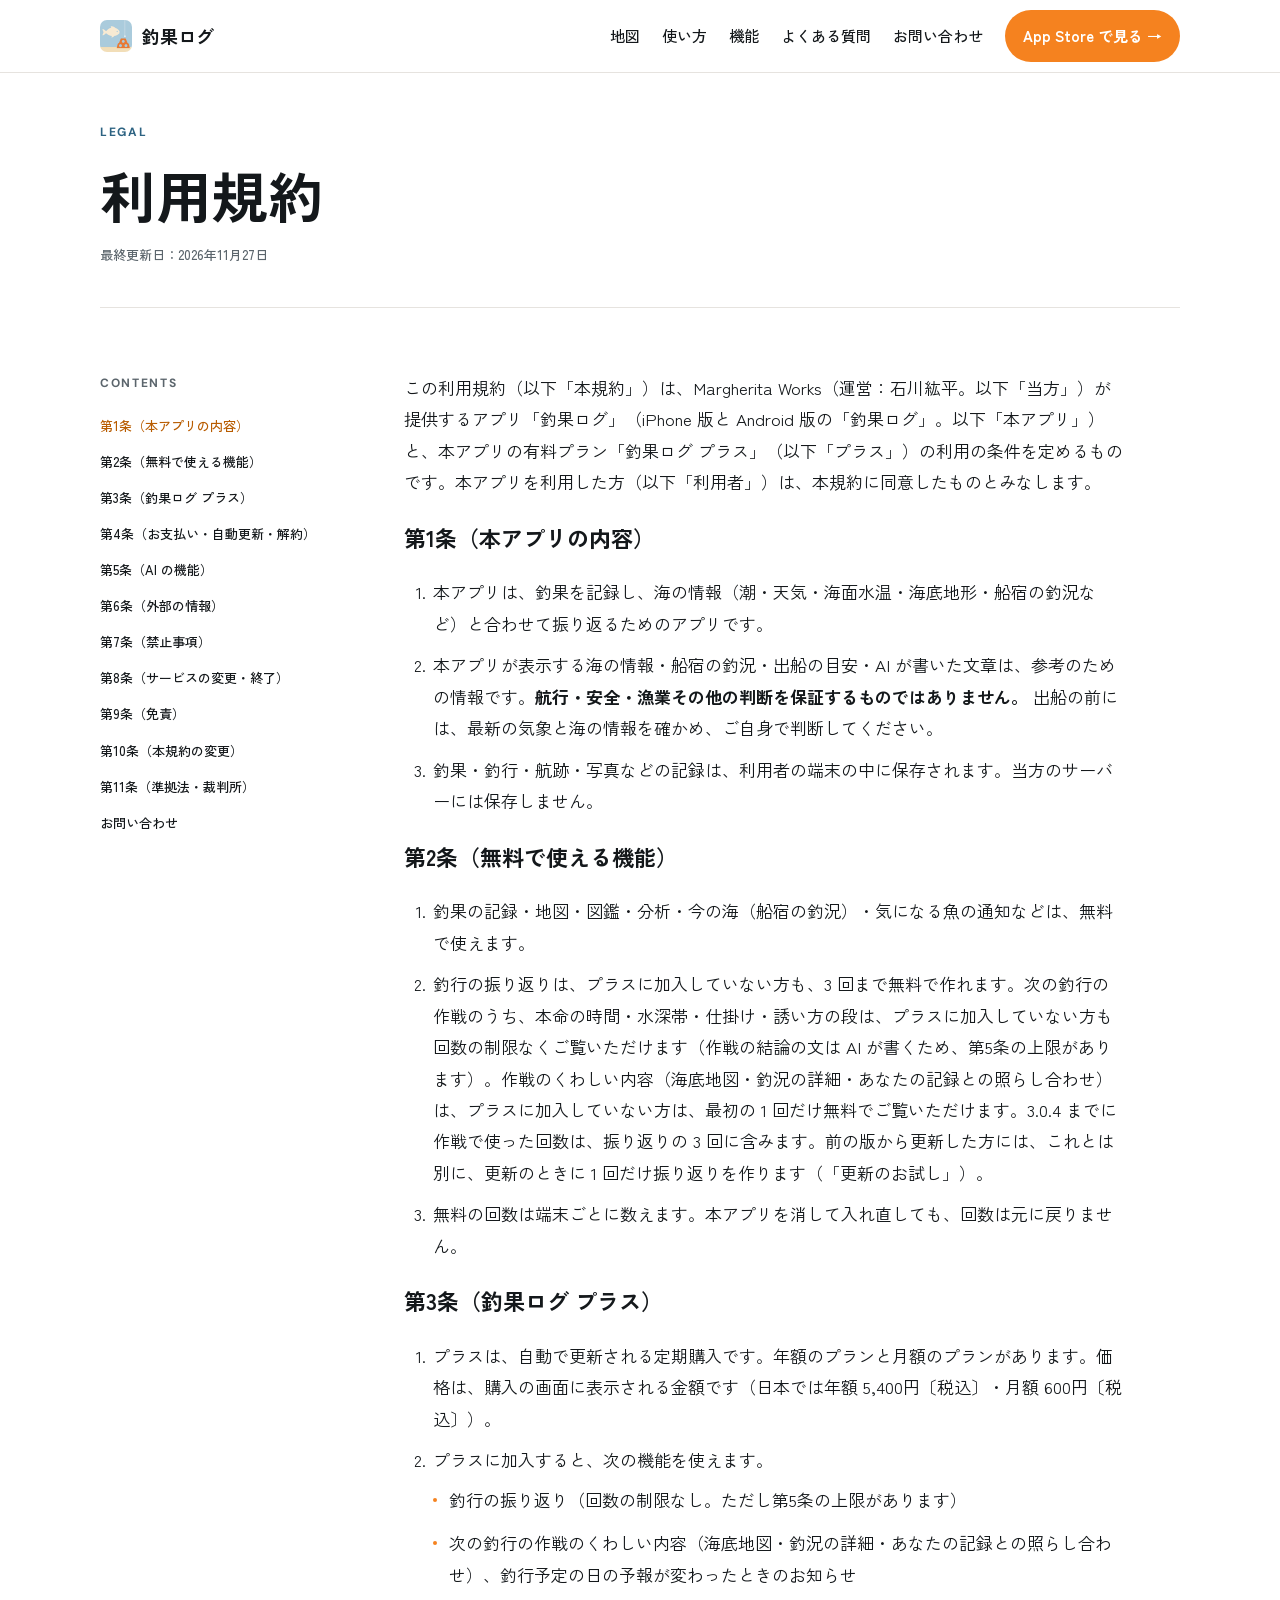
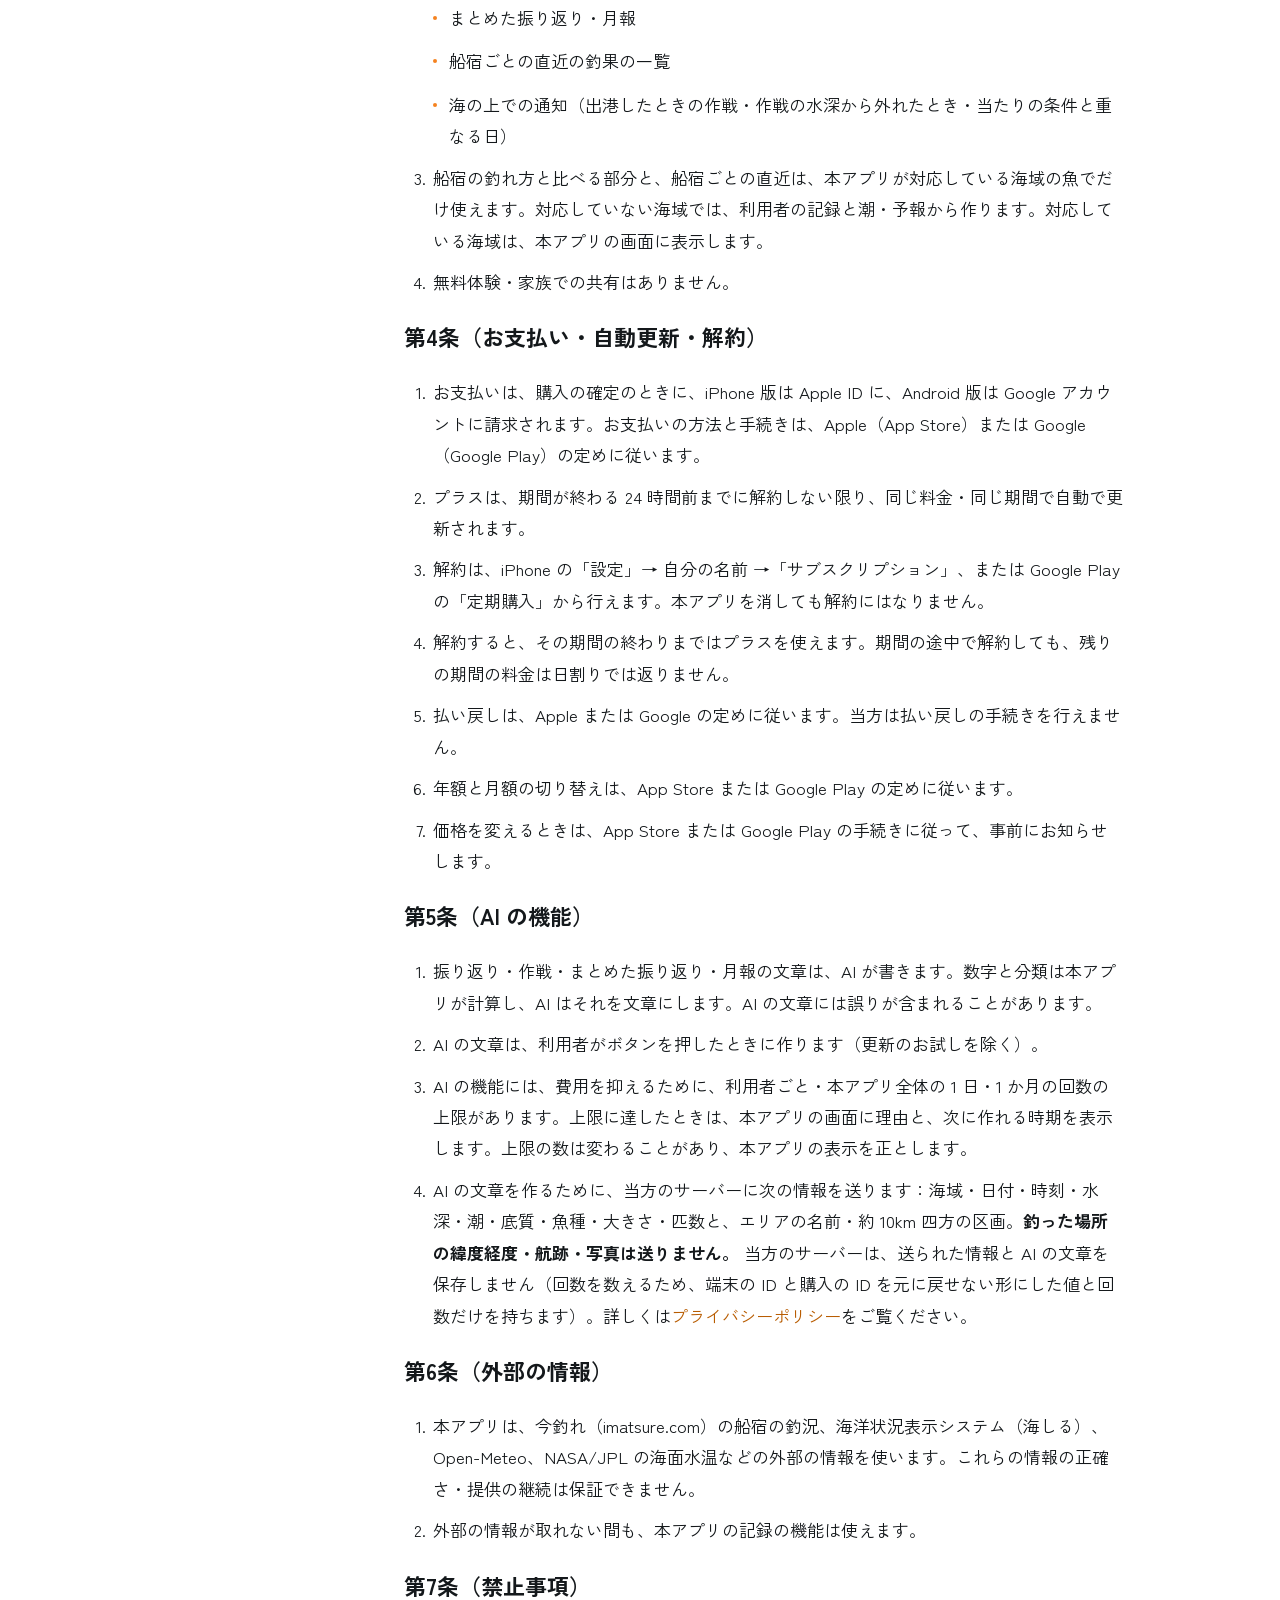
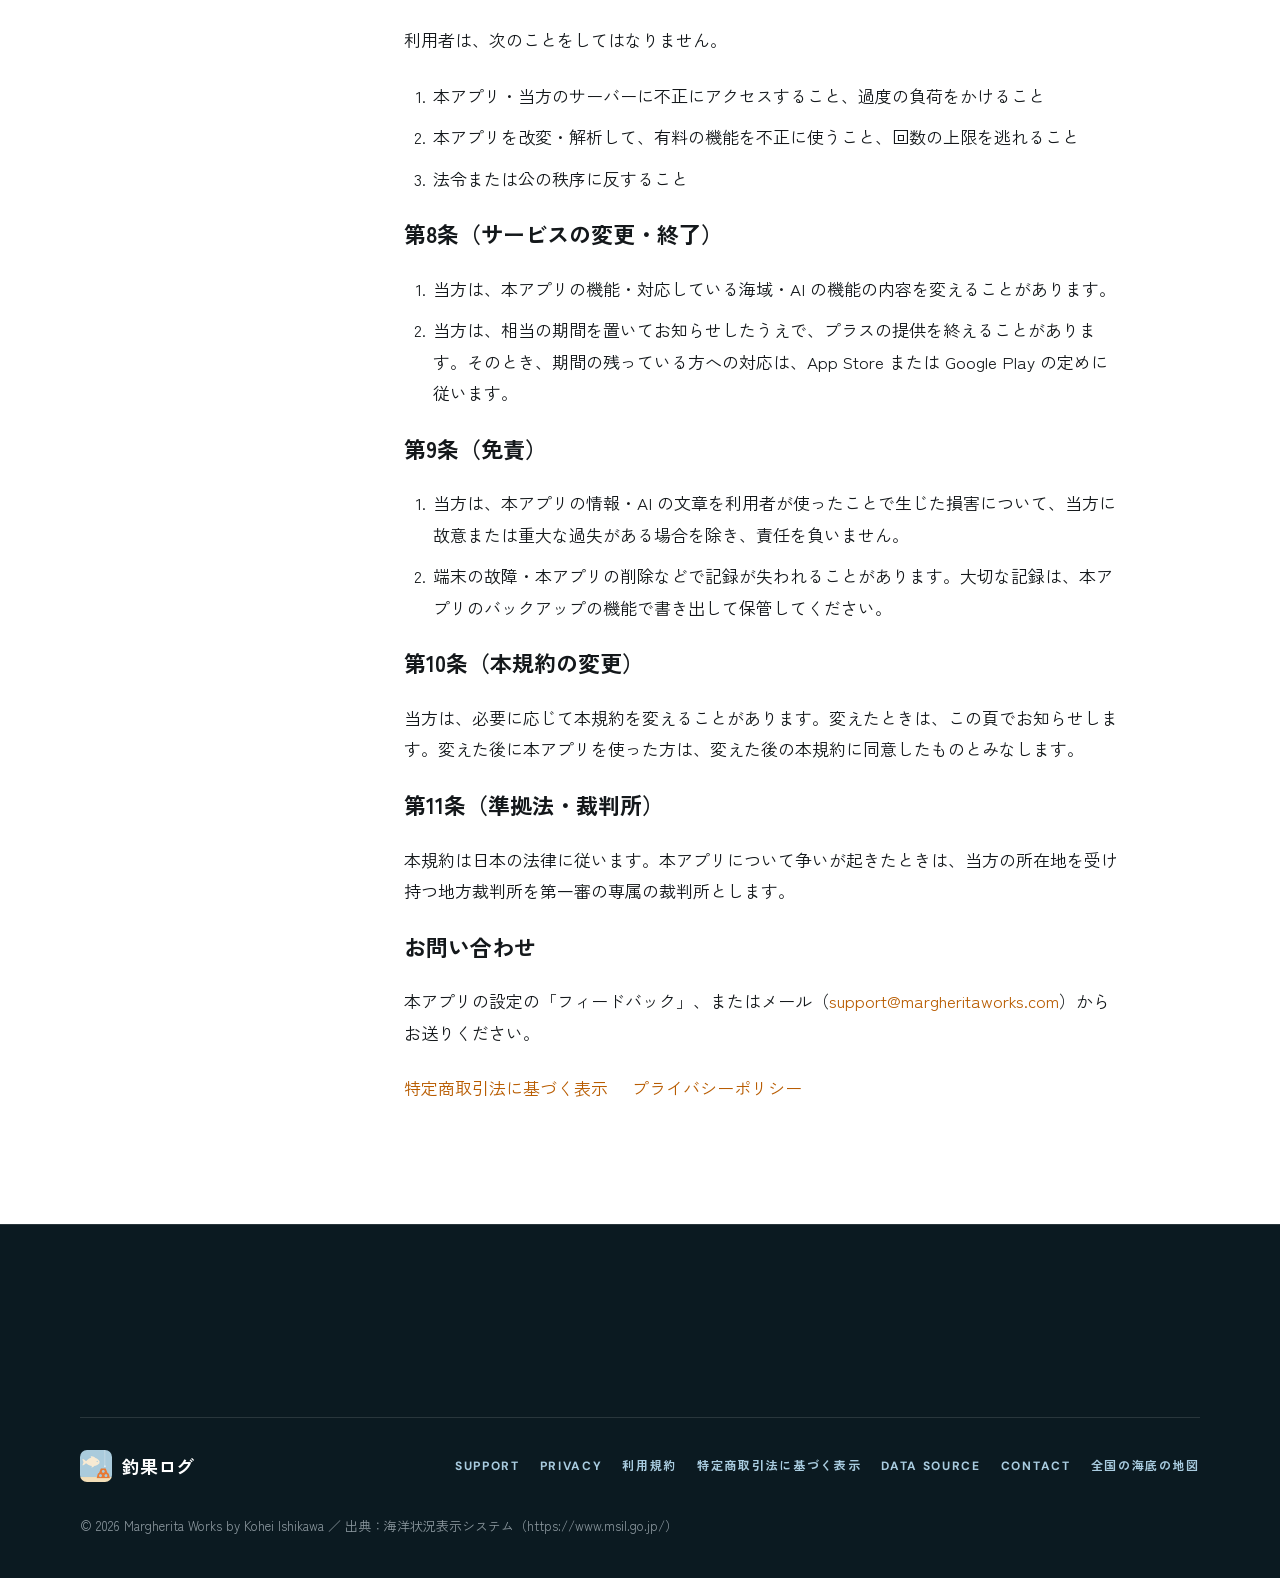
<file: terms/index.html>
<!DOCTYPE html>
<html lang="ja">
<head>
  <meta charset="utf-8" />
  <meta name="viewport" content="width=device-width, initial-scale=1" />
  <title>利用規約｜釣果ログ</title>
  <meta name="description" content="釣果ログ（iPhone版・Android版）と、有料プラン「釣果ログ プラス」の利用規約。お支払い・自動更新・解約、AI の機能、禁止事項、免責など。" />
  <link rel="canonical" href="https://chokalog.margheritaworks.com/terms/" />

  <!-- OGP -->
  <meta property="og:type"        content="article" />
  <meta property="og:url"         content="https://chokalog.margheritaworks.com/terms/" />
  <meta property="og:title"       content="利用規約｜釣果ログ" />
  <meta property="og:description" content="釣果ログ（iPhone版・Android版）と、有料プラン「釣果ログ プラス」の利用規約。お支払い・自動更新・解約、AI の機能、禁止事項、免責など。" />
  <meta property="og:image"       content="https://chokalog.margheritaworks.com/assets/img/og.png" />
  <meta property="og:image:width" content="1200" />
  <meta property="og:image:height" content="630" />
  <meta property="og:locale"      content="ja_JP" />
  <meta property="og:site_name"   content="釣果ログ" />
  <meta name="twitter:card"        content="summary_large_image" />
  <meta name="twitter:image"       content="https://chokalog.margheritaworks.com/assets/img/og.png" />

  <!-- フォント -->
  <link rel="preconnect" href="https://fonts.googleapis.com" />
  <link rel="preconnect" href="https://fonts.gstatic.com" crossorigin />
  <link href="https://fonts.googleapis.com/css2?family=Zen+Kaku+Gothic+New:wght@400;500;700&family=DM+Sans:wght@400;500;700&display=swap" rel="stylesheet" />

  <!-- CSS -->
  <link rel="stylesheet" href="/assets/css/site.css?v=3.0.6" />
  <style>
    .terms-ol { margin: 0 0 24px; padding-left: 1.6em; display: flex; flex-direction: column; gap: 10px; }
    .terms-ol li { line-height: 1.85; padding-left: 2px; }
    .terms-ol ul { margin: 8px 0 0; }
    .terms-links { display: flex; flex-wrap: wrap; gap: 8px 24px; margin-top: 32px; }
  </style>

  <!-- 構造化データ -->
  <script type="application/ld+json">
  {
    "@context": "https://schema.org",
    "@type": "BreadcrumbList",
    "itemListElement": [
      { "@type": "ListItem", "position": 1, "name": "ホーム", "item": "https://margheritaworks.com/" },
      { "@type": "ListItem", "position": 2, "name": "釣果ログ サポート", "item": "https://chokalog.margheritaworks.com/" },
      { "@type": "ListItem", "position": 3, "name": "利用規約", "item": "https://chokalog.margheritaworks.com/terms/" }
    ]
  }
  </script>
</head>
<body>

<!-- ============ ヘッダー ============ -->
<header class="site-header" role="banner">
  <div class="site-header__inner">
    <a href="/" class="brand" aria-label="釣果ログ サポートトップへ">
      <img src="/assets/img/app-icon.png" alt="" width="32" height="32" class="brand__icon-img" aria-hidden="true" />
      <span class="brand__name">釣果ログ</span>
    </a>

    <nav class="site-header__nav" aria-label="メインナビゲーション">
      <a href="/#map"      class="nav-link">地図</a>
      <a href="/#howto"    class="nav-link">使い方</a>
      <a href="/#features" class="nav-link">機能</a>
      <a href="/#faq"      class="nav-link">よくある質問</a>
      <a href="/#contact"  class="nav-link">お問い合わせ</a>
      <a href="https://apps.apple.com/jp/app/apple-store/id6808027589?pt=129156354&amp;ct=site&amp;mt=8" class="btn-primary" aria-label="App Store でダウンロード">App Store で見る →</a>
    </nav>

    <details class="nav-toggle" aria-label="ナビゲーションを開く">
      <summary>☰ メニュー</summary>
      <nav class="nav-toggle__menu" aria-label="モバイルナビゲーション">
        <a href="/#map"      class="nav-link">地図</a>
        <a href="/#howto"    class="nav-link">使い方</a>
        <a href="/#features" class="nav-link">機能</a>
        <a href="/#faq"      class="nav-link">よくある質問</a>
        <a href="/#contact"  class="nav-link">お問い合わせ</a>
        <a href="https://apps.apple.com/jp/app/apple-store/id6808027589?pt=129156354&amp;ct=site&amp;mt=8" class="btn-primary">App Store で見る →</a>
      </nav>
    </details>
  </div>
</header>

<main id="main">
  <div class="container">

    <!-- ページヘッダー -->
    <div class="privacy-page-header" style="padding-top: 48px;">
      <span class="label label--blue" style="display:block; margin-bottom:16px;">LEGAL</span>
      <h1 style="margin:0 0 12px; font-size:var(--text-display); font-weight:700; line-height:1.28;"><span class="nw">利用規約</span></h1>
      <p style="margin:0; font-size:var(--text-caption); font-weight:500; color:var(--color-ink-muted);">最終更新日：2026年11月27日</p>
    </div>

    <!-- 本文レイアウト（デスクトップ: 2カラム） -->
    <div class="privacy-layout">

      <!-- sticky 目次（デスクトップ） -->
      <aside class="privacy-toc" aria-label="目次">
        <div class="privacy-toc__header">CONTENTS</div>
          <a href="#t-1" class="active">第1条（本アプリの内容）</a>
          <a href="#t-2">第2条（無料で使える機能）</a>
          <a href="#t-3">第3条（釣果ログ プラス）</a>
          <a href="#t-4">第4条（お支払い・自動更新・解約）</a>
          <a href="#t-5">第5条（AI の機能）</a>
          <a href="#t-6">第6条（外部の情報）</a>
          <a href="#t-7">第7条（禁止事項）</a>
          <a href="#t-8">第8条（サービスの変更・終了）</a>
          <a href="#t-9">第9条（免責）</a>
          <a href="#t-10">第10条（本規約の変更）</a>
          <a href="#t-11">第11条（準拠法・裁判所）</a>
          <a href="#t-contact">お問い合わせ</a>
      </aside>

      <!-- モバイル目次（<details> で折り畳み） -->
      <details class="privacy-toc-mobile" aria-label="目次">
        <summary>目次を表示</summary>
        <nav class="privacy-toc-mobile__links" aria-label="利用規約 目次">
            <a href="#t-1">第1条（本アプリの内容）</a>
            <a href="#t-2">第2条（無料で使える機能）</a>
            <a href="#t-3">第3条（釣果ログ プラス）</a>
            <a href="#t-4">第4条（お支払い・自動更新・解約）</a>
            <a href="#t-5">第5条（AI の機能）</a>
            <a href="#t-6">第6条（外部の情報）</a>
            <a href="#t-7">第7条（禁止事項）</a>
            <a href="#t-8">第8条（サービスの変更・終了）</a>
            <a href="#t-9">第9条（免責）</a>
            <a href="#t-10">第10条（本規約の変更）</a>
            <a href="#t-11">第11条（準拠法・裁判所）</a>
            <a href="#t-contact">お問い合わせ</a>
        </nav>
      </details>

      <!-- 本文 -->
      <article class="privacy-body">

        <section id="t-intro" aria-label="前文">
          <p>この利用規約（以下「本規約」）は、Margherita Works（運営：石川紘平。以下「当方」）が提供するアプリ「釣果ログ」（iPhone 版と Android 版の「釣果ログ」。以下「本アプリ」）と、本アプリの有料プラン「釣果ログ プラス」（以下「プラス」）の利用の条件を定めるものです。本アプリを利用した方（以下「利用者」）は、本規約に同意したものとみなします。</p>
        </section>

        <section id="t-1" aria-labelledby="t-1-h">
          <h2 id="t-1-h"><span class="nw">第1条</span><span class="nw">（本アプリの内容）</span></h2>
          <ol class="terms-ol">
            <li>本アプリは、釣果を記録し、海の情報（潮・天気・海面水温・海底地形・船宿の釣況など）と合わせて振り返るためのアプリです。</li>
            <li>本アプリが表示する海の情報・船宿の釣況・出船の目安・AI が書いた文章は、参考のための情報です。<strong>航行・安全・漁業その他の判断を保証するものではありません。</strong> 出船の前には、最新の気象と海の情報を確かめ、ご自身で判断してください。</li>
            <li>釣果・釣行・航跡・写真などの記録は、利用者の端末の中に保存されます。当方のサーバーには保存しません。</li>
          </ol>
        </section>

        <section id="t-2" aria-labelledby="t-2-h">
          <h2 id="t-2-h"><span class="nw">第2条</span><span class="nw">（無料で使える機能）</span></h2>
          <ol class="terms-ol">
            <li>釣果の記録・地図・図鑑・分析・今の海（船宿の釣況）・気になる魚の通知などは、無料で使えます。</li>
            <li>釣行の振り返りは、プラスに加入していない方も、3 回まで無料で作れます。次の釣行の作戦のうち、本命の時間・水深帯・仕掛け・誘い方の段は、プラスに加入していない方も回数の制限なくご覧いただけます（作戦の結論の文は AI が書くため、第5条の上限があります）。作戦のくわしい内容（海底地図・釣況の詳細・あなたの記録との照らし合わせ）は、プラスに加入していない方は、最初の 1 回だけ無料でご覧いただけます。3.0.4 までに作戦で使った回数は、振り返りの 3 回に含みます。前の版から更新した方には、これとは別に、更新のときに 1 回だけ振り返りを作ります（「更新のお試し」）。</li>
            <li>無料の回数は端末ごとに数えます。本アプリを消して入れ直しても、回数は元に戻りません。</li>
          </ol>
        </section>

        <section id="t-3" aria-labelledby="t-3-h">
          <h2 id="t-3-h"><span class="nw">第3条</span><span class="nw">（釣果ログ プラス）</span></h2>
          <ol class="terms-ol">
            <li>プラスは、自動で更新される定期購入です。年額のプランと月額のプランがあります。価格は、購入の画面に表示される金額です（日本では年額 5,400円〔税込〕・月額 600円〔税込〕）。</li>
            <li>プラスに加入すると、次の機能を使えます。
              <ul>
                <li>釣行の振り返り（回数の制限なし。ただし第5条の上限があります）</li>
                <li>次の釣行の作戦のくわしい内容（海底地図・釣況の詳細・あなたの記録との照らし合わせ）、釣行予定の日の予報が変わったときのお知らせ</li>
                <li>まとめた振り返り・月報</li>
                <li>船宿ごとの直近の釣果の一覧</li>
                <li>海の上での通知（出港したときの作戦・作戦の水深から外れたとき・当たりの条件と重なる日）</li>
              </ul></li>
            <li>船宿の釣れ方と比べる部分と、船宿ごとの直近は、本アプリが対応している海域の魚でだけ使えます。対応していない海域では、利用者の記録と潮・予報から作ります。対応している海域は、本アプリの画面に表示します。</li>
            <li>無料体験・家族での共有はありません。</li>
          </ol>
        </section>

        <section id="t-4" aria-labelledby="t-4-h">
          <h2 id="t-4-h"><span class="nw">第4条</span><span class="nw">（お支払い・自動更新・解約）</span></h2>
          <ol class="terms-ol">
            <li>お支払いは、購入の確定のときに、iPhone 版は Apple ID に、Android 版は Google アカウントに請求されます。お支払いの方法と手続きは、Apple（App Store）または Google（Google Play）の定めに従います。</li>
            <li>プラスは、期間が終わる 24 時間前までに解約しない限り、同じ料金・同じ期間で自動で更新されます。</li>
            <li>解約は、iPhone の「設定」→ 自分の名前 →「サブスクリプション」、または Google Play の「定期購入」から行えます。本アプリを消しても解約にはなりません。</li>
            <li>解約すると、その期間の終わりまではプラスを使えます。期間の途中で解約しても、残りの期間の料金は日割りでは返りません。</li>
            <li>払い戻しは、Apple または Google の定めに従います。当方は払い戻しの手続きを行えません。</li>
            <li>年額と月額の切り替えは、App Store または Google Play の定めに従います。</li>
            <li>価格を変えるときは、App Store または Google Play の手続きに従って、事前にお知らせします。</li>
          </ol>
        </section>

        <section id="t-5" aria-labelledby="t-5-h">
          <h2 id="t-5-h"><span class="nw">第5条</span><span class="nw">（AI の機能）</span></h2>
          <ol class="terms-ol">
            <li>振り返り・作戦・まとめた振り返り・月報の文章は、AI が書きます。数字と分類は本アプリが計算し、AI はそれを文章にします。AI の文章には誤りが含まれることがあります。</li>
            <li>AI の文章は、利用者がボタンを押したときに作ります（更新のお試しを除く）。</li>
            <li>AI の機能には、費用を抑えるために、利用者ごと・本アプリ全体の 1 日・1 か月の回数の上限があります。上限に達したときは、本アプリの画面に理由と、次に作れる時期を表示します。上限の数は変わることがあり、本アプリの表示を正とします。</li>
            <li>AI の文章を作るために、当方のサーバーに次の情報を送ります：海域・日付・時刻・水深・潮・底質・魚種・大きさ・匹数と、エリアの名前・約 10km 四方の区画。<strong>釣った場所の緯度経度・航跡・写真は送りません。</strong> 当方のサーバーは、送られた情報と AI の文章を保存しません（回数を数えるため、端末の ID と購入の ID を元に戻せない形にした値と回数だけを持ちます）。詳しくは<a href="/privacy/">プライバシーポリシー</a>をご覧ください。</li>
          </ol>
        </section>

        <section id="t-6" aria-labelledby="t-6-h">
          <h2 id="t-6-h"><span class="nw">第6条</span><span class="nw">（外部の情報）</span></h2>
          <ol class="terms-ol">
            <li>本アプリは、今釣れ（imatsure.com）の船宿の釣況、海洋状況表示システム（海しる）、Open-Meteo、NASA/JPL の海面水温などの外部の情報を使います。これらの情報の正確さ・提供の継続は保証できません。</li>
            <li>外部の情報が取れない間も、本アプリの記録の機能は使えます。</li>
          </ol>
        </section>

        <section id="t-7" aria-labelledby="t-7-h">
          <h2 id="t-7-h"><span class="nw">第7条</span><span class="nw">（禁止事項）</span></h2>
          <p>利用者は、次のことをしてはなりません。</p>
          <ol class="terms-ol">
            <li>本アプリ・当方のサーバーに不正にアクセスすること、過度の負荷をかけること</li>
            <li>本アプリを改変・解析して、有料の機能を不正に使うこと、回数の上限を逃れること</li>
            <li>法令または公の秩序に反すること</li>
          </ol>
        </section>

        <section id="t-8" aria-labelledby="t-8-h">
          <h2 id="t-8-h"><span class="nw">第8条</span><span class="nw">（サービスの変更・終了）</span></h2>
          <ol class="terms-ol">
            <li>当方は、本アプリの機能・対応している海域・AI の機能の内容を変えることがあります。</li>
            <li>当方は、相当の期間を置いてお知らせしたうえで、プラスの提供を終えることがあります。そのとき、期間の残っている方への対応は、App Store または Google Play の定めに従います。</li>
          </ol>
        </section>

        <section id="t-9" aria-labelledby="t-9-h">
          <h2 id="t-9-h"><span class="nw">第9条</span><span class="nw">（免責）</span></h2>
          <ol class="terms-ol">
            <li>当方は、本アプリの情報・AI の文章を利用者が使ったことで生じた損害について、当方に故意または重大な過失がある場合を除き、責任を負いません。</li>
            <li>端末の故障・本アプリの削除などで記録が失われることがあります。大切な記録は、本アプリのバックアップの機能で書き出して保管してください。</li>
          </ol>
        </section>

        <section id="t-10" aria-labelledby="t-10-h">
          <h2 id="t-10-h"><span class="nw">第10条</span><span class="nw">（本規約の変更）</span></h2>
          <p>当方は、必要に応じて本規約を変えることがあります。変えたときは、この頁でお知らせします。変えた後に本アプリを使った方は、変えた後の本規約に同意したものとみなします。</p>
        </section>

        <section id="t-11" aria-labelledby="t-11-h">
          <h2 id="t-11-h"><span class="nw">第11条</span><span class="nw">（準拠法・裁判所）</span></h2>
          <p>本規約は日本の法律に従います。本アプリについて争いが起きたときは、当方の所在地を受け持つ地方裁判所を第一審の専属の裁判所とします。</p>
        </section>

        <section id="t-contact" aria-labelledby="t-contact-h">
          <h2 id="t-contact-h"><span class="nw">お問い合わせ</span></h2>
          <p>本アプリの設定の「フィードバック」、またはメール（<a href="mailto:support@margheritaworks.com">support@margheritaworks.com</a>）からお送りください。</p>
          <p class="terms-links"><a href="/tokushoho/">特定商取引法に基づく表示</a><a href="/privacy/">プライバシーポリシー</a></p>
        </section>

      </article>
    </div>
  </div>
</main>

<!-- フッター -->
<footer class="site-footer" style="margin-top: var(--section-gap);" role="contentinfo">
  <div class="site-footer__inner">
    <div class="site-footer__row">
      <a href="/" class="brand brand--footer" aria-label="釣果ログ サポートトップへ">
        <img src="/assets/img/app-icon.png" alt="" width="32" height="32" class="brand__icon-img" aria-hidden="true" />
        <span class="brand__name">釣果ログ</span>
      </a>
      <nav class="site-footer__links" aria-label="フッターナビゲーション">
        <a href="/">SUPPORT</a>
        <a href="/privacy/">PRIVACY</a>
        <a href="/terms/">利用規約</a>
        <a href="/tokushoho/">特定商取引法に基づく表示</a>
        <a href="/#data-sources">DATA SOURCE</a>
        <a href="/#contact">CONTACT</a>
        <a href="https://map.margheritaworks.com/" target="_blank" rel="noopener">全国の海底の地図</a>
      </nav>
    </div>
    <div class="site-footer__copy">
      © 2026 Margherita Works by Kohei Ishikawa ／ 出典：海洋状況表示システム（<a href="https://www.msil.go.jp/" style="color:inherit;">https://www.msil.go.jp/</a>）
    </div>
  </div>
</footer>

<script defer src="/assets/js/store-src.js?v=2"></script>
<script defer src="https://static.cloudflareinsights.com/beacon.min.js" data-cf-beacon='{"token": "ede13281e7b5473dad0fcfdd10a4c235"}'></script>
</body>
</html>
</file>
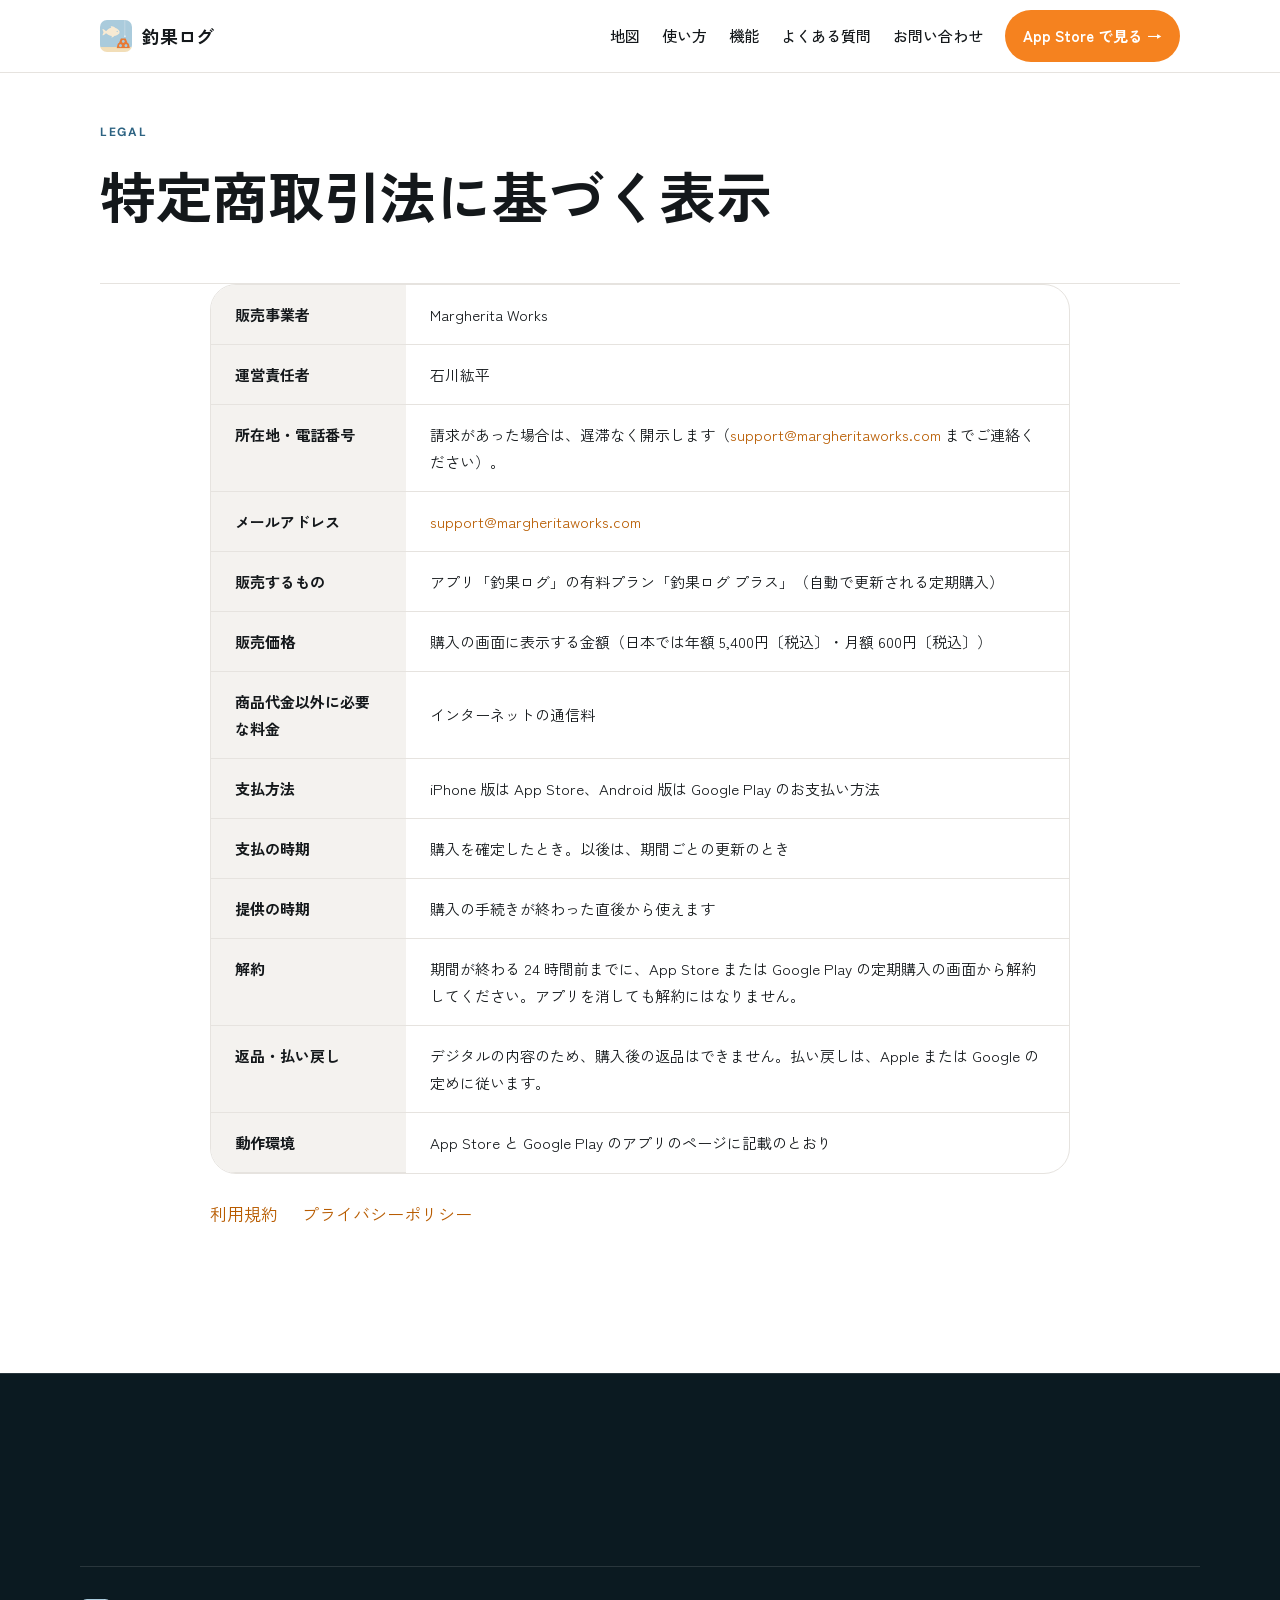
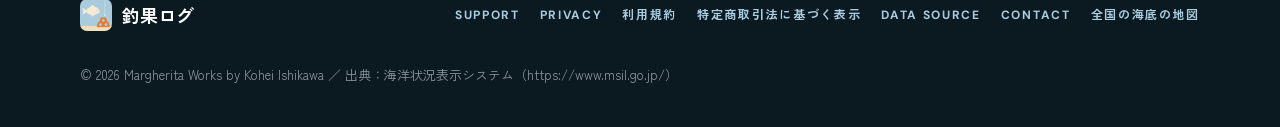
<file: tokushoho/index.html>
<!DOCTYPE html>
<html lang="ja">
<head>
  <meta charset="utf-8" />
  <meta name="viewport" content="width=device-width, initial-scale=1" />
  <title>特定商取引法に基づく表示｜釣果ログ</title>
  <meta name="description" content="釣果ログの有料プラン「釣果ログ プラス」についての、特定商取引法に基づく表示。販売事業者、販売価格、支払方法、解約、返品・払い戻しなど。" />
  <link rel="canonical" href="https://chokalog.margheritaworks.com/tokushoho/" />

  <!-- OGP -->
  <meta property="og:type"        content="article" />
  <meta property="og:url"         content="https://chokalog.margheritaworks.com/tokushoho/" />
  <meta property="og:title"       content="特定商取引法に基づく表示｜釣果ログ" />
  <meta property="og:description" content="釣果ログの有料プラン「釣果ログ プラス」についての、特定商取引法に基づく表示。販売事業者、販売価格、支払方法、解約、返品・払い戻しなど。" />
  <meta property="og:image"       content="https://chokalog.margheritaworks.com/assets/img/og.png" />
  <meta property="og:image:width" content="1200" />
  <meta property="og:image:height" content="630" />
  <meta property="og:locale"      content="ja_JP" />
  <meta property="og:site_name"   content="釣果ログ" />
  <meta name="twitter:card"        content="summary_large_image" />
  <meta name="twitter:image"       content="https://chokalog.margheritaworks.com/assets/img/og.png" />

  <!-- フォント -->
  <link rel="preconnect" href="https://fonts.googleapis.com" />
  <link rel="preconnect" href="https://fonts.gstatic.com" crossorigin />
  <link href="https://fonts.googleapis.com/css2?family=Zen+Kaku+Gothic+New:wght@400;500;700&family=DM+Sans:wght@400;500;700&display=swap" rel="stylesheet" />

  <!-- CSS -->
  <link rel="stylesheet" href="/assets/css/site.css?v=3.0.6" />
  <style>
    .tk-table th[scope="row"] { width: 13em; background: var(--color-sand); vertical-align: top; border-bottom: 1px solid var(--color-hairline); }
    .tk-table td { color: var(--color-ink); }
    @media (max-width: 640px) {
      .tk-table, .tk-table tbody, .tk-table tr, .tk-table th, .tk-table td { display: block; width: auto; }
      .tk-table th[scope="row"] { width: auto; padding: 12px 16px 8px; border-bottom: none; }
      .tk-table td { padding: 8px 16px 14px; }
    }
    .tk-body { max-width: 860px; margin: 0 auto; }
    .tk-links { display: flex; flex-wrap: wrap; gap: 8px 24px; margin-top: 32px; }
  </style>

  <!-- 構造化データ -->
  <script type="application/ld+json">
  {
    "@context": "https://schema.org",
    "@type": "BreadcrumbList",
    "itemListElement": [
      { "@type": "ListItem", "position": 1, "name": "ホーム", "item": "https://margheritaworks.com/" },
      { "@type": "ListItem", "position": 2, "name": "釣果ログ サポート", "item": "https://chokalog.margheritaworks.com/" },
      { "@type": "ListItem", "position": 3, "name": "特定商取引法に基づく表示", "item": "https://chokalog.margheritaworks.com/tokushoho/" }
    ]
  }
  </script>
</head>
<body>

<!-- ============ ヘッダー ============ -->
<header class="site-header" role="banner">
  <div class="site-header__inner">
    <a href="/" class="brand" aria-label="釣果ログ サポートトップへ">
      <img src="/assets/img/app-icon.png" alt="" width="32" height="32" class="brand__icon-img" aria-hidden="true" />
      <span class="brand__name">釣果ログ</span>
    </a>

    <nav class="site-header__nav" aria-label="メインナビゲーション">
      <a href="/#map"      class="nav-link">地図</a>
      <a href="/#howto"    class="nav-link">使い方</a>
      <a href="/#features" class="nav-link">機能</a>
      <a href="/#faq"      class="nav-link">よくある質問</a>
      <a href="/#contact"  class="nav-link">お問い合わせ</a>
      <a href="https://apps.apple.com/jp/app/apple-store/id6808027589?pt=129156354&amp;ct=site&amp;mt=8" class="btn-primary" aria-label="App Store でダウンロード">App Store で見る →</a>
    </nav>

    <details class="nav-toggle" aria-label="ナビゲーションを開く">
      <summary>☰ メニュー</summary>
      <nav class="nav-toggle__menu" aria-label="モバイルナビゲーション">
        <a href="/#map"      class="nav-link">地図</a>
        <a href="/#howto"    class="nav-link">使い方</a>
        <a href="/#features" class="nav-link">機能</a>
        <a href="/#faq"      class="nav-link">よくある質問</a>
        <a href="/#contact"  class="nav-link">お問い合わせ</a>
        <a href="https://apps.apple.com/jp/app/apple-store/id6808027589?pt=129156354&amp;ct=site&amp;mt=8" class="btn-primary">App Store で見る →</a>
      </nav>
    </details>
  </div>
</header>

<main id="main">
  <div class="container">

    <!-- ページヘッダー -->
    <div class="privacy-page-header" style="padding-top: 48px;">
      <span class="label label--blue" style="display:block; margin-bottom:16px;">LEGAL</span>
      <h1 style="margin:0 0 12px; font-size:var(--text-display); font-weight:700; line-height:1.28;"><span class="nw">特定商取引法に</span><span class="nw">基づく表示</span></h1>
      
    </div>

    <div class="privacy-body tk-body" style="padding-bottom: 24px;">
      <table class="def-table tk-table" aria-label="特定商取引法に基づく表示">
        <tbody>
              <tr><th scope="row">販売事業者</th><td>Margherita Works</td></tr>
              <tr><th scope="row">運営責任者</th><td>石川紘平</td></tr>
              <tr><th scope="row">所在地・電話番号</th><td>請求があった場合は、遅滞なく開示します（<a href="mailto:support@margheritaworks.com">support@margheritaworks.com</a> までご連絡ください）。</td></tr>
              <tr><th scope="row">メールアドレス</th><td><a href="mailto:support@margheritaworks.com">support@margheritaworks.com</a></td></tr>
              <tr><th scope="row">販売するもの</th><td>アプリ「釣果ログ」の有料プラン「釣果ログ プラス」（自動で更新される定期購入）</td></tr>
              <tr><th scope="row">販売価格</th><td>購入の画面に表示する金額（日本では年額 5,400円〔税込〕・月額 600円〔税込〕）</td></tr>
              <tr><th scope="row">商品代金以外に必要な料金</th><td>インターネットの通信料</td></tr>
              <tr><th scope="row">支払方法</th><td>iPhone 版は App Store、Android 版は Google Play のお支払い方法</td></tr>
              <tr><th scope="row">支払の時期</th><td>購入を確定したとき。以後は、期間ごとの更新のとき</td></tr>
              <tr><th scope="row">提供の時期</th><td>購入の手続きが終わった直後から使えます</td></tr>
              <tr><th scope="row">解約</th><td>期間が終わる 24 時間前までに、App Store または Google Play の定期購入の画面から解約してください。アプリを消しても解約にはなりません。</td></tr>
              <tr><th scope="row">返品・払い戻し</th><td>デジタルの内容のため、購入後の返品はできません。払い戻しは、Apple または Google の定めに従います。</td></tr>
              <tr><th scope="row">動作環境</th><td>App Store と Google Play のアプリのページに記載のとおり</td></tr>
        </tbody>
      </table>
      <p class="tk-links"><a href="/terms/">利用規約</a><a href="/privacy/">プライバシーポリシー</a></p>
    </div>
  </div>
</main>

<!-- フッター -->
<footer class="site-footer" style="margin-top: var(--section-gap);" role="contentinfo">
  <div class="site-footer__inner">
    <div class="site-footer__row">
      <a href="/" class="brand brand--footer" aria-label="釣果ログ サポートトップへ">
        <img src="/assets/img/app-icon.png" alt="" width="32" height="32" class="brand__icon-img" aria-hidden="true" />
        <span class="brand__name">釣果ログ</span>
      </a>
      <nav class="site-footer__links" aria-label="フッターナビゲーション">
        <a href="/">SUPPORT</a>
        <a href="/privacy/">PRIVACY</a>
        <a href="/terms/">利用規約</a>
        <a href="/tokushoho/">特定商取引法に基づく表示</a>
        <a href="/#data-sources">DATA SOURCE</a>
        <a href="/#contact">CONTACT</a>
        <a href="https://map.margheritaworks.com/" target="_blank" rel="noopener">全国の海底の地図</a>
      </nav>
    </div>
    <div class="site-footer__copy">
      © 2026 Margherita Works by Kohei Ishikawa ／ 出典：海洋状況表示システム（<a href="https://www.msil.go.jp/" style="color:inherit;">https://www.msil.go.jp/</a>）
    </div>
  </div>
</footer>

<script defer src="/assets/js/store-src.js?v=2"></script>
<script defer src="https://static.cloudflareinsights.com/beacon.min.js" data-cf-beacon='{"token": "ede13281e7b5473dad0fcfdd10a4c235"}'></script>
</body>
</html>
</file>
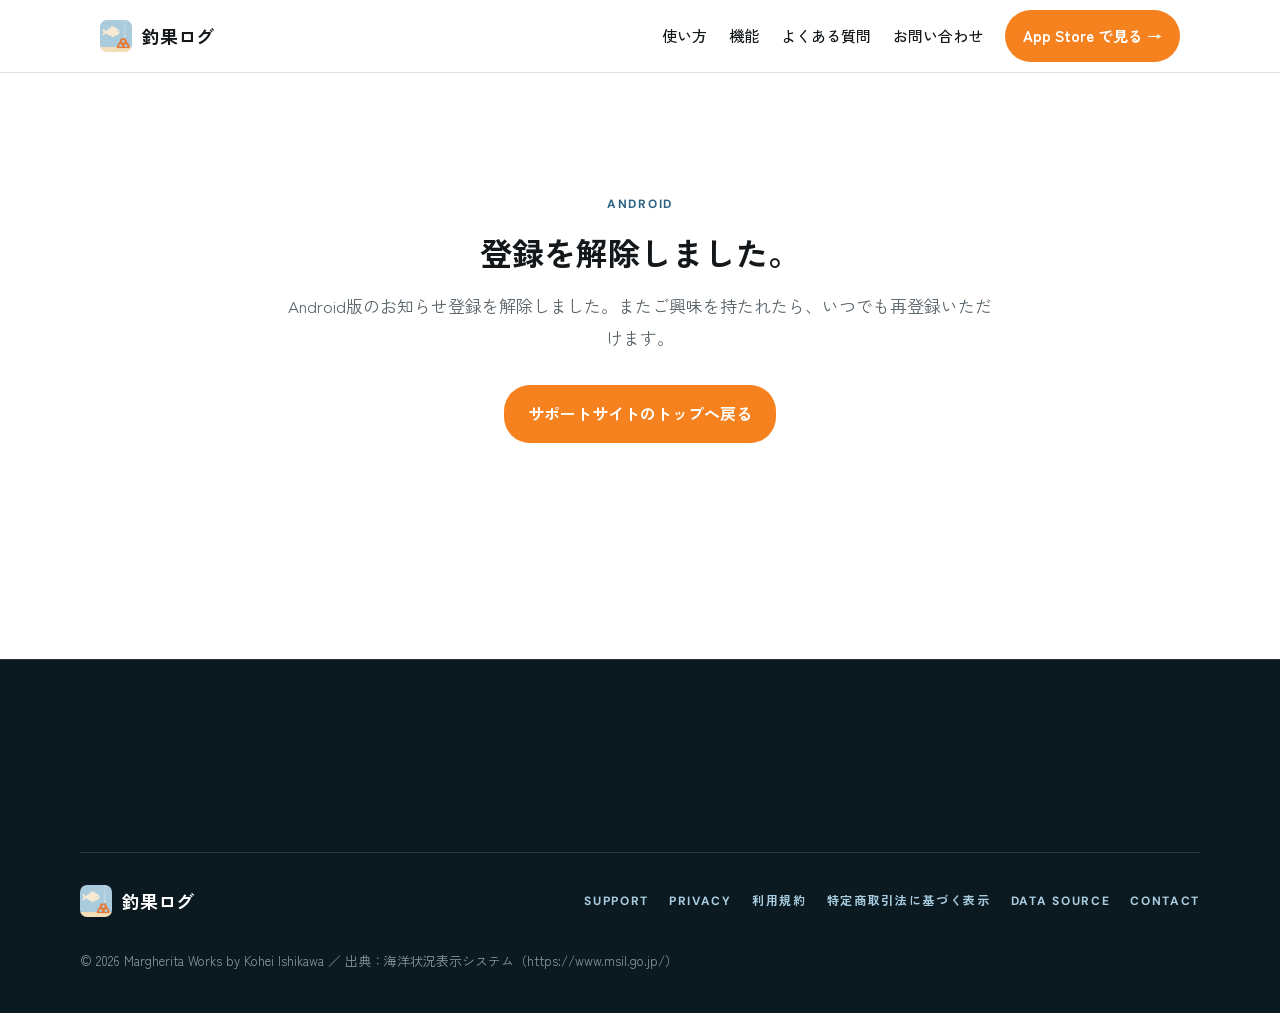
<file: android/unsubscribed/index.html>
<!DOCTYPE html>
<html lang="ja">
<head>
  <meta charset="utf-8" />
  <meta name="viewport" content="width=device-width, initial-scale=1" />
  <title>登録を解除しました｜釣果ログ</title>
  <meta name="robots" content="noindex" />
  <link rel="canonical" href="https://chokalog.margheritaworks.com/android/unsubscribed/" />
  <link rel="icon" href="/favicon.ico" sizes="any" />
  <link rel="icon" type="image/png" sizes="32x32" href="/assets/img/favicon-32.png" />
  <link rel="icon" type="image/png" sizes="16x16" href="/assets/img/favicon-16.png" />

  <!-- フォント -->
  <link rel="preconnect" href="https://fonts.googleapis.com" />
  <link rel="preconnect" href="https://fonts.gstatic.com" crossorigin />
  <link href="https://fonts.googleapis.com/css2?family=Zen+Kaku+Gothic+New:wght@400;500;700&family=DM+Sans:wght@400;500;700&display=swap" rel="stylesheet" />

  <!-- CSS -->
  <link rel="stylesheet" href="/assets/css/site.css?v=3.0.6" />
</head>
<body>

<header class="site-header" role="banner">
  <div class="site-header__inner">
    <a href="/" class="brand" aria-label="釣果ログ サポートトップへ">
      <img src="/assets/img/app-icon.png" alt="" width="32" height="32" class="brand__icon-img" aria-hidden="true" />
      <span class="brand__name">釣果ログ</span>
    </a>
    <nav class="site-header__nav" aria-label="メインナビゲーション">
      <a href="/#howto"    class="nav-link">使い方</a>
      <a href="/#features" class="nav-link">機能</a>
      <a href="/#faq"      class="nav-link">よくある質問</a>
      <a href="/#contact"  class="nav-link">お問い合わせ</a>
      <a href="https://apps.apple.com/jp/app/apple-store/id6808027589?pt=129156354&amp;ct=site&amp;mt=8" class="btn-primary" aria-label="App Store でダウンロード">App Store で見る →</a>
    </nav>
    <details class="nav-toggle" aria-label="ナビゲーションを開く">
      <summary>☰ メニュー</summary>
      <nav class="nav-toggle__menu" aria-label="モバイルナビゲーション">
        <a href="/#howto"    class="nav-link">使い方</a>
        <a href="/#features" class="nav-link">機能</a>
        <a href="/#faq"      class="nav-link">よくある質問</a>
        <a href="/#contact"  class="nav-link">お問い合わせ</a>
        <a href="https://apps.apple.com/jp/app/apple-store/id6808027589?pt=129156354&amp;ct=site&amp;mt=8" class="btn-primary">App Store で見る →</a>
      </nav>
    </details>
  </div>
</header>

<main id="main">
  <div class="container">
    <div class="col-narrow" style="padding: 120px 0; text-align:center;">
      <span class="label label--blue" style="display:block; margin-bottom:16px;">ANDROID</span>
      <h1 style="margin:0 0 16px; font-size:var(--text-heading); font-weight:700; line-height:1.35;">登録を解除しました。</h1>
      <p style="margin:0 0 32px; font-size:var(--text-body); color:var(--color-ink-muted);">Android版のお知らせ登録を解除しました。またご興味を持たれたら、いつでも再登録いただけます。</p>
      <a href="/" class="btn-primary">サポートサイトのトップへ戻る</a>
    </div>
  </div>
</main>

<footer class="site-footer" style="margin-top: var(--section-gap);" role="contentinfo">
  <div class="site-footer__inner">
    <div class="site-footer__row">
      <a href="/" class="brand brand--footer" aria-label="釣果ログ トップ">
        <img src="/assets/img/app-icon.png" alt="" width="32" height="32" class="brand__icon-img" aria-hidden="true" />
        <span class="brand__name">釣果ログ</span>
      </a>
      <nav class="site-footer__links" aria-label="フッターナビゲーション">
        <a href="/">SUPPORT</a>
        <a href="/privacy/">PRIVACY</a>
        <a href="/terms/">利用規約</a>
        <a href="/tokushoho/">特定商取引法に基づく表示</a>
        <a href="/#data-sources">DATA SOURCE</a>
        <a href="/#contact">CONTACT</a>
      </nav>
    </div>
    <div class="site-footer__copy">
      © 2026 Margherita Works by Kohei Ishikawa ／ 出典：海洋状況表示システム（<a href="https://www.msil.go.jp/" style="color:inherit;">https://www.msil.go.jp/</a>）
    </div>
  </div>
</footer>

<script defer src="/assets/js/store-src.js?v=2"></script>
<script defer src="https://static.cloudflareinsights.com/beacon.min.js" data-cf-beacon='{"token": "ede13281e7b5473dad0fcfdd10a4c235"}'></script>
</body>
</html>
</file>
<file: assets/css/site.css>
/* 釣果ログ サポートサイト / プライバシーポリシー
   SUPPORT-SITE-DESIGN-v2.md §2–§4 のトークンを実装
   CSS 変数以外の値のハードコードを禁止 */

/* ─── MARK: カラートークン ─────────────────────────── */
:root {
  --color-fish-orange:    #f5821f;
  --color-deep-orange:    #b85c00;
  --color-depth-blue:     #a9cce0;
  --color-depth-blue-ink: #2d6382;
  --color-slate-tide:     #64798a;
  --color-ink:            #14181b;
  --color-ink-muted:      #5b656c;
  --color-ocean-deep:     #0b1a21;
  --color-slate-depth:    #1b2227;
  --color-sand:           #f4f2ef;
  --color-paper:          #ffffff;
  --color-hairline:       #e6e3df;

  /* ─── タイポグラフィトークン ─── */
  --font-display: 'Zen Kaku Gothic New', -apple-system, BlinkMacSystemFont, 'Hiragino Sans', 'Noto Sans JP', sans-serif;
  --font-body:    'Zen Kaku Gothic New', -apple-system, BlinkMacSystemFont, 'Hiragino Sans', 'Noto Sans JP', sans-serif;
  --font-num:     'DM Sans', 'Zen Kaku Gothic New', sans-serif;

  /* ─── 型スケール（デスクトップ） ─── */
  --text-display:    56px;
  --text-heading:    32px;
  --text-heading-sm: 22px;
  --text-subheading: 19px;
  --text-body:       17px;
  --text-body-sm:    15px;
  --text-caption:    13px;
  --text-label:      12px;

  /* ─── 余白・角丸 ─── */
  --radius:      26px;          /* 一種類のみ */
  --radius-device: 44px;        /* 端末モックアップ専用 */
  --section-gap: 96px;
  --card-pad:    32px;
  --content-max: 1120px;
  --col-max:     720px;
}

/* ─── MARK: ベース ──────────────────────────────────── */
*, *::before, *::after { box-sizing: border-box; }

html {
  color-scheme: light only;
  /* scroll-behavior: smooth はここに置かない。
     Webフォント(display=swap)のswapによるレイアウトシフトが
     smoothスクロールのアニメーション中/直後に起きると、
     アプリから /#roadmap のような外部ハッシュ付きURLを直接開いた際に
     目的セクションの手前で止まって見える不具合が起きるため、
     ページ内ナビゲーションのクリック時だけ .is-smooth-scroll で有効化する。 */
}

html.is-smooth-scroll {
  scroll-behavior: smooth;
}

body {
  margin: 0;
  background: var(--color-paper);
  color: var(--color-ink);
  font-family: var(--font-body);
  font-size: var(--text-body);
  line-height: 1.85;
  -webkit-text-size-adjust: 100%;
}

/* リンク */
a { color: var(--color-deep-orange); text-decoration: none; }
a:hover { color: var(--color-ink); text-decoration: underline; }
a:focus-visible {
  outline: 2px solid var(--color-deep-orange);
  outline-offset: 2px;
  border-radius: 3px;
}

/* ダーク帯の中のリンク */
.bg-dark a { color: var(--color-depth-blue); }
.bg-dark a:hover { color: var(--color-paper); text-decoration: underline; }

/* 数値 */
.num {
  font-family: var(--font-num);
  font-variant-numeric: tabular-nums;
}

/* ─── MARK: ヘッダー ─────────────────────────────────── */
.site-header {
  position: sticky;
  top: 0;
  z-index: 1100;
  background: var(--color-paper);
  border-bottom: 1px solid var(--color-hairline);
}

.site-header__inner {
  max-width: var(--content-max);
  margin: 0 auto;
  padding: 0 20px;
  height: 72px;
  display: flex;
  align-items: center;
  justify-content: space-between;
  gap: 24px;
}

.brand {
  display: flex;
  align-items: center;
  gap: 10px;
  text-decoration: none;
  flex-shrink: 0;
}

.brand__icon {
  width: 32px;
  height: 32px;
  border-radius: var(--radius);
  background: var(--color-fish-orange);
  display: flex;
  align-items: center;
  justify-content: center;
  flex-shrink: 0;
}

.brand__fish {
  width: 16px;
  height: 10px;
  background: var(--color-paper);
  border-radius: 50% 50% 50% 0;
  position: relative;
}

.brand__name {
  font-size: 18px;
  font-weight: 700;
  color: var(--color-ink);
  line-height: 1;
}

.site-header__nav {
  display: flex;
  align-items: center;
  gap: 32px;
  flex-wrap: wrap;
}

.nav-link {
  font-size: 16px;
  font-weight: 500;
  color: var(--color-ink);
  text-decoration: none;
}
.nav-link:hover { color: var(--color-deep-orange); text-decoration: none; }

/* モバイルナビ（<details> で JS ゼロ開閉） */
.nav-toggle {
  display: none;
}

/* ─── MARK: ボタン ───────────────────────────────────── */
.btn-primary {
  display: inline-flex;
  align-items: center;
  gap: 8px;
  background: var(--color-fish-orange);
  color: #ffffff;
  font-family: var(--font-body);
  font-size: 16px;
  font-weight: 700;
  border-radius: var(--radius);
  padding: 14px 24px;
  text-decoration: none;
  border: none;
  cursor: pointer;
  white-space: nowrap;
}
.btn-primary:hover { background: #e2740f; color: #ffffff; text-decoration: none; }
.btn-primary:focus-visible { outline: 2px solid var(--color-ink); outline-offset: 2px; }

.btn-ghost {
  background: none;
  border: none;
  font-family: var(--font-body);
  font-size: 16px;
  font-weight: 500;
  color: var(--color-ink);
  cursor: pointer;
  padding: 0;
  text-decoration: none;
}
.btn-ghost:hover { color: var(--color-deep-orange); }

/* App Store バッジ */
.appstore-badge {
  height: 52px;
  width: auto;
}

/* ─── MARK: レイアウト ──────────────────────────────── */
.container {
  max-width: var(--content-max);
  margin: 0 auto;
  padding: 0 20px;
}

.col-narrow {
  max-width: var(--col-max);
  margin: 0 auto;
}

.section { padding: var(--section-gap) 20px; }
.section--sand   { background: var(--color-sand); }
.section--dark   { background: var(--color-ocean-deep); }
.bg-dark         { background: var(--color-ocean-deep); }

/* ページ内リンクのスクロール補正 */
[id] { scroll-margin-top: 88px; }

/* ─── MARK: ヒーロー ─────────────────────────────────── */
.hero {
  max-width: var(--content-max);
  margin: 0 auto;
  padding: var(--section-gap) 20px 0;
  text-align: center;
  display: flex;
  flex-direction: column;
  align-items: center;
  gap: 32px;
}

.hero__headline {
  margin: 0;
  font-size: var(--text-display);
  font-weight: 700;
  line-height: 1.28;
  max-width: 840px;
}

.hero__sub {
  margin: 0;
  font-size: var(--text-subheading);
  font-weight: 500;
  line-height: 1.75;
  color: var(--color-ink-muted);
  max-width: 640px;
}

.hero__phones {
  display: flex;
  justify-content: center;
  align-items: flex-end;
  margin-top: 24px;
  width: 100%;
}

/* ─── MARK: 端末モックアップ ────────────────────────── */
.phone-mockup {
  background: var(--color-ocean-deep);
  border-radius: var(--radius-device);
  padding: 8px;
  border: 1px solid rgba(255, 255, 255, .14);
  flex-shrink: 0;
}

.phone-mockup__screen {
  display: block;
  width: 100%;
  height: auto;
  border-radius: 36px;
}

.phone-left  { width: 250px; margin-right: -12px; transform: rotate(-4deg); }
.phone-center { width: 280px; position: relative; z-index: 2; }
.phone-right { width: 250px; margin-left: -12px; transform: rotate(4deg); }

/* ─── MARK: Ocean Hero Photo ────────────────────────── */
.ocean-hero {
  position: relative;
  width: 100%;
  height: 62vh;
  min-height: 420px;
  max-height: 640px;
  overflow: hidden;
}

.ocean-hero__img {
  width: 100%;
  height: 100%;
  object-fit: cover;
  display: block;
}

.ocean-hero__overlay {
  position: absolute;
  inset: 0;
  background: linear-gradient(rgba(11, 26, 33, .15), rgba(11, 26, 33, .75));
}

.ocean-hero__text {
  position: absolute;
  left: 40px;
  bottom: 40px;
  max-width: 720px;
  display: flex;
  flex-direction: column;
  gap: 16px;
}

.ocean-hero__label {
  font-family: var(--font-num);
  font-size: var(--text-label);
  font-weight: 700;
  letter-spacing: .14em;
  color: var(--color-depth-blue);
  text-transform: uppercase;
}

.ocean-hero__heading {
  margin: 0;
  font-size: var(--text-heading);
  font-weight: 700;
  line-height: 1.35;
  color: var(--color-paper);
}

.ocean-hero__desc {
  margin: 0;
  font-size: var(--text-body);
  line-height: 1.85;
  color: rgba(255, 255, 255, .86);
  max-width: 560px;
}

/* ─── MARK: ラベル（セクション上部） ─────────────────── */
.label {
  font-family: var(--font-num);
  font-size: var(--text-label);
  font-weight: 700;
  letter-spacing: .14em;
  text-transform: uppercase;
}

.label--blue  { color: var(--color-depth-blue-ink); }
.label--depth { color: var(--color-depth-blue); }    /* ダーク帯の上 */

/* ─── MARK: ツートーン見出し ─────────────────────────── */
.tt-orange { color: var(--color-deep-orange); }
.bg-dark .tt-orange { color: var(--color-fish-orange); }

/* ─── MARK: Step Cards ──────────────────────────────── */
.steps-grid {
  display: grid;
  grid-template-columns: repeat(auto-fit, minmax(280px, 1fr));
  gap: 24px;
  margin-top: 48px;
}

.step-card {
  background: var(--color-paper);
  border-radius: var(--radius);
  padding: var(--card-pad);
  display: flex;
  flex-direction: column;
  gap: 16px;
}

.step-badge {
  width: 32px;
  height: 32px;
  border-radius: 50%;
  background: var(--color-fish-orange);
  color: #ffffff;
  font-family: var(--font-num);
  font-weight: 700;
  font-size: 16px;
  display: flex;
  align-items: center;
  justify-content: center;
  flex-shrink: 0;
}

.step-title {
  font-size: var(--text-heading-sm);
  font-weight: 700;
  line-height: 1.4;
  margin: 0;
}

.step-body {
  font-size: var(--text-body);
  line-height: 1.85;
  color: var(--color-ink-muted);
  margin: 0;
}

/* ─── MARK: Feature Row ──────────────────────────────── */
.feature-row {
  display: grid;
  grid-template-columns: 1fr 1fr;
  gap: 64px;
  align-items: center;
  max-width: var(--content-max);
  margin: 0 auto;
}

.feature-row--flip .feature-text { order: 2; }
.feature-row--flip .feature-visual { order: 1; }

.feature-text {
  display: flex;
  flex-direction: column;
  gap: 16px;
}

.feature-visual {
  display: flex;
  justify-content: center;
}

/* オレンジの丸マーカー付き ul */
.feature-list {
  margin: 8px 0 0;
  padding: 0;
  list-style: none;
  display: flex;
  flex-direction: column;
  gap: 12px;
}

.feature-list li {
  display: flex;
  gap: 12px;
  align-items: flex-start;
  font-size: var(--text-body);
  line-height: 1.85;
}

.feature-list li::before {
  content: '';
  width: 4px;
  height: 4px;
  border-radius: 50%;
  background: var(--color-fish-orange);
  margin-top: 14px;
  flex-shrink: 0;
}

/* ─── MARK: Data Chips ──────────────────────────────── */
.chips {
  display: flex;
  gap: 12px;
  flex-wrap: wrap;
  margin-top: 8px;
}

.chip {
  background: var(--color-slate-depth);
  border-radius: var(--radius);
  padding: 8px 14px;
  display: flex;
  flex-direction: column;
  gap: 2px;
}

.chip__label {
  font-size: var(--text-label);
  color: #8b979e;
  line-height: 1.4;
}

.chip__value {
  font-family: var(--font-num);
  font-weight: 700;
  font-size: 16px;
  color: var(--color-paper);
  font-variant-numeric: tabular-nums;
}

.chip__value--depth { color: var(--color-depth-blue); }

/* ─── MARK: FAQ Accordion ───────────────────────────── */
.faq-list {
  margin: 0;
  padding: 0;
}

.faq-item {
  border-top: 1px solid var(--color-hairline);
}

.faq-item:last-child {
  border-bottom: 1px solid var(--color-hairline);
}

.faq-item details { padding: 0; }

.faq-item summary {
  display: flex;
  justify-content: space-between;
  gap: 16px;
  font-size: var(--text-subheading);
  font-weight: 500;
  line-height: 1.75;
  cursor: pointer;
  list-style: none;
  padding: 20px 0;
  color: var(--color-ink);
}

.faq-item summary::-webkit-details-marker { display: none; }

.faq-item summary .faq-icon {
  color: var(--color-deep-orange);
  font-size: 20px;
  flex-shrink: 0;
  line-height: 1;
  margin-top: 4px;
}

details[open] .faq-icon-plus  { display: none; }
details:not([open]) .faq-icon-minus { display: none; }

.faq-answer {
  font-size: var(--text-body);
  line-height: 1.85;
  color: var(--color-ink-muted);
  padding-bottom: 20px;
  max-width: var(--col-max);
}

/* ─── MARK: Notice Block（法的表示） ─────────────────── */
.notice-block {
  background: var(--color-sand);
  border-radius: var(--radius);
  padding: var(--card-pad);
  display: flex;
  flex-direction: column;
  gap: 16px;
  max-width: var(--col-max);
}

.notice-text {
  font-size: var(--text-body-sm);
  line-height: 1.8;
  margin: 0;
}

/* ─── MARK: Poll Row ─────────────────────────────────── */
.poll-row {
  background: var(--color-sand);
  border-radius: var(--radius);
  padding: 48px var(--card-pad);
}

.poll-question {
  font-size: var(--text-subheading);
  font-weight: 500;
  line-height: 1.75;
  max-width: var(--col-max);
  margin: 0 0 16px;
}

.poll-buttons {
  display: flex;
  gap: 32px;
  flex-wrap: wrap;
}

/* #roadmap-thanks は redirect 後に hash でターゲットされたとき表示 */
#roadmap-thanks { display: none; }
#roadmap-thanks:target { display: block; }

/* ─── MARK: フッター ─────────────────────────────────── */
.site-footer {
  background: var(--color-ocean-deep);
  border-top: 1px solid rgba(255, 255, 255, .12);
  padding: var(--section-gap) 20px 0;
}

.site-footer__inner {
  max-width: var(--content-max);
  margin: 0 auto;
}

.site-footer__row {
  display: flex;
  justify-content: space-between;
  align-items: center;
  gap: 32px;
  flex-wrap: wrap;
  padding: 32px 0;
  border-top: 1px solid rgba(255, 255, 255, .12);
  margin-top: var(--section-gap);
}

.site-footer__links {
  display: flex;
  gap: 20px;
  flex-wrap: wrap;
  font-family: var(--font-num);
  font-size: var(--text-label);
  font-weight: 700;
  letter-spacing: .14em;
  text-transform: uppercase;
}

.site-footer__links a { color: var(--color-depth-blue); }
.site-footer__links a:hover { color: var(--color-paper); text-decoration: none; }

.site-footer__copy {
  max-width: var(--content-max);
  margin: 0 auto;
  padding: 0 0 40px;
  font-size: var(--text-caption);
  color: #8b979e;
}

/* フッターのブランド */
.brand--footer .brand__name { color: var(--color-paper); }

/* ─── MARK: プライバシーポリシー ────────────────────── */
.privacy-page-header {
  border-bottom: 1px solid var(--color-hairline);
  padding-bottom: 40px;
  margin-bottom: 0;
}

.privacy-layout {
  display: grid;
  grid-template-columns: 240px minmax(0, var(--col-max));
  gap: 64px;
  padding-top: 64px;
  max-width: var(--content-max);
  margin: 0 auto;
}

.privacy-toc {
  display: flex;
  flex-direction: column;
  gap: 12px;
  align-self: start;
  position: sticky;
  top: 88px;
}

.privacy-toc__header {
  font-family: var(--font-num);
  font-size: var(--text-label);
  font-weight: 700;
  letter-spacing: .14em;
  color: var(--color-ink-muted);
  text-transform: uppercase;
  padding-bottom: 8px;
}

.privacy-toc a {
  font-size: var(--text-caption);
  font-weight: 500;
  color: var(--color-ink);
}
.privacy-toc a.active { color: var(--color-deep-orange); }

.privacy-body h2 {
  font-size: var(--text-heading-sm);
  font-weight: 700;
  line-height: 1.4;
  margin: 48px 0 24px;
  padding-top: 16px;
  border-top: 1px solid var(--color-hairline);
}

.privacy-body h2:first-child { margin-top: 0; border-top: none; padding-top: 0; }

.privacy-body p { margin: 0 0 24px; }

.privacy-body ul {
  margin: 0 0 24px;
  padding: 0;
  list-style: none;
  display: flex;
  flex-direction: column;
  gap: 12px;
}

/* 項の中にリンクがあっても文が分かれないよう、flex にせず、点は左に置く */
.privacy-body ul li {
  position: relative;
  padding-left: 16px;
  font-size: var(--text-body);
  line-height: 1.85;
}

.privacy-body ul li::before {
  content: '';
  position: absolute;
  left: 0;
  top: 14px;
  width: 4px;
  height: 4px;
  border-radius: 50%;
  background: var(--color-fish-orange);
}

/* 定義テーブル */
.def-table {
  width: 100%;
  border: 1px solid var(--color-hairline);
  border-radius: var(--radius);
  border-collapse: separate;
  border-spacing: 0;
  overflow: hidden;
  margin-bottom: 24px;
}

.def-table th,
.def-table td {
  padding: 16px 24px;
  font-size: var(--text-body-sm);
  line-height: 1.8;
  text-align: left;
}

.def-table th {
  font-weight: 700;
  background: var(--color-sand);
  border-bottom: 1px solid var(--color-hairline);
}

.def-table td { color: var(--color-ink-muted); }

.def-table tr:not(:last-child) td,
.def-table tr:not(:last-child) th {
  border-bottom: 1px solid var(--color-hairline);
}

/* お問い合わせブロック（プライバシー用） */
.contact-block {
  border: 1px solid var(--color-hairline);
  border-radius: var(--radius);
  padding: var(--card-pad);
  margin-top: 48px;
  display: flex;
  flex-direction: column;
  gap: 12px;
}

/* ─── MARK: モバイル目次（<details>） ────────────────── */
.privacy-toc-mobile {
  display: none;
}

/* ─── MARK: レスポンシブ ─────────────────────────────── */
@media (max-width: 767px) {
  :root {
    --text-display:    34px;
    --text-heading:    26px;
    --text-heading-sm: 20px;
    --text-subheading: 18px;
    --text-body:       16px;
    --text-body-sm:    14px;
    --section-gap:     64px;
    --card-pad:        24px;
  }

  /* ナビ: ハンバーガー */
  .site-header__nav {
    display: none;
  }

  .nav-toggle {
    display: block;
  }

  .nav-toggle summary {
    list-style: none;
    cursor: pointer;
    font-size: 16px;
    font-weight: 700;
    color: var(--color-ink);
    min-width: 44px;
    min-height: 44px;
    display: flex;
    align-items: center;
  }

  .nav-toggle summary::-webkit-details-marker { display: none; }

  .nav-toggle__menu {
    position: absolute;
    top: 72px;
    left: 0;
    right: 0;
    background: var(--color-paper);
    border-bottom: 1px solid var(--color-hairline);
    padding: 16px 20px 24px;
    display: flex;
    flex-direction: column;
    gap: 16px;
    z-index: 99;
  }

  /* ヒーロー端末 */
  .phone-left, .phone-right { display: none; }
  .phone-center { width: 240px; }

  /* Feature Row */
  .feature-row {
    grid-template-columns: 1fr;
    gap: 40px;
  }

  .feature-row--flip .feature-text { order: 1; }
  .feature-row--flip .feature-visual { order: 2; }

  /* プライバシー: モバイル目次 */
  .privacy-layout {
    grid-template-columns: 1fr;
    gap: 0;
    padding-top: 32px;
  }

  .privacy-toc { display: none; }

  .privacy-toc-mobile {
    display: block;
    margin-bottom: 32px;
  }

  .privacy-toc-mobile summary {
    list-style: none;
    cursor: pointer;
    font-size: var(--text-body-sm);
    font-weight: 700;
    color: var(--color-ink);
    padding: 12px 0;
    border-bottom: 1px solid var(--color-hairline);
  }

  .privacy-toc-mobile summary::-webkit-details-marker { display: none; }

  .privacy-toc-mobile__links {
    display: flex;
    flex-direction: column;
    gap: 8px;
    padding: 12px 0;
  }

  .privacy-toc-mobile__links a {
    font-size: var(--text-body-sm);
    font-weight: 500;
    color: var(--color-ink);
  }

  .ocean-hero__text { left: 20px; }
  .ocean-hero { height: 56vh; }

  .btn-primary { max-width: 360px; }
}

@media (min-width: 768px) and (max-width: 1119px) {
  .site-header__inner { padding: 0 40px; }
  .feature-row { gap: 40px; }
  .phone-left, .phone-right { width: 200px; }
  .phone-center { width: 240px; }
}

/* ─── MARK: アクセシビリティ ─────────────────────────── */
@media (prefers-reduced-motion: reduce) {
  html.is-smooth-scroll { scroll-behavior: auto; }
}

/* ─── MARK: アプリアイコン（ヘッダー/フッター） ──────── */
.brand__icon-img {
  width: 32px;
  height: 32px;
  border-radius: 7px;
  display: block;
  flex-shrink: 0;
  object-fit: cover;
}

/* ─── MARK: Phone Carousel ──────────────────────────── */
.phone-carousel {
  display: flex;
  flex-direction: column;
  align-items: center;
  gap: 14px;
}
.phone-carousel__mockup {
  overflow: hidden; /* clips scroll to phone bezel */
}
.phone-carousel__track {
  display: flex;
  width: 100%;          /* definite width so flex-basis:100% can resolve */
  overflow-x: auto;
  overflow-y: hidden;
  scroll-snap-type: x mandatory;
  -webkit-overflow-scrolling: touch;
  scrollbar-width: none;
  scroll-behavior: smooth;
}
.phone-carousel__track::-webkit-scrollbar { display: none; }
.phone-carousel__slide {
  flex: 0 0 100%;
  min-width: 100%;      /* prevent Safari from shrinking below flex-basis */
  scroll-snap-align: start;
}
.phone-carousel__slide img {
  width: 100%;
  display: block;
  height: auto;
  border-radius: 36px;  /* match phone-mockup__screen */
}
.phone-carousel__nav {
  display: flex;
  align-items: center;
  gap: 10px;
}
.phone-carousel__dots {
  display: flex;
  gap: 6px;
}
.phone-carousel__dots .dot {
  width: 7px;
  height: 7px;
  border-radius: 50%;
  background: var(--color-hairline);
  border: none;
  padding: 0;
  cursor: pointer;
  transition: background 0.15s;
}
.phone-carousel__dots .dot--active {
  background: var(--color-orange);
  transform: scale(1.15);
}
.carousel-prev,
.carousel-next {
  background: var(--color-paper);
  border: 1px solid var(--color-hairline);
  border-radius: 50%;
  width: 30px;
  height: 30px;
  font-size: 20px;
  line-height: 1;
  cursor: pointer;
  color: var(--color-ink);
  display: flex;
  align-items: center;
  justify-content: center;
  flex-shrink: 0;
  transition: background 0.12s;
  padding: 0;
}
.carousel-prev:hover,
.carousel-next:hover { background: var(--color-hairline); }

/* ヒーロー: デスクトップは扇形、モバイルはカルーセル */
.hero__phones--mobile { display: none; }

@media (max-width: 767px) {
  .hero__phones--fan { display: none !important; }
  .hero__phones--mobile {
    display: flex;
    flex-direction: column;
    align-items: center;
    gap: 14px;
    margin-top: 24px;
  }
}

/* ─── MARK: 縦並びポールボタン ──────────────────────── */
.poll-buttons-vertical {
  display: flex;
  flex-direction: column;
  gap: 10px;
  margin-top: 16px;
}

.poll-option {
  display: flex;
  align-items: center;
  gap: 12px;
  width: 100%;
  text-align: left;
  background: var(--color-paper);
  border: 1.5px solid var(--color-hairline);
  border-radius: var(--radius);
  padding: 14px 16px 14px 20px;
  font-family: var(--font-body);
  font-size: var(--text-body);
  font-weight: 400;
  color: var(--color-ink);
  cursor: pointer;
  line-height: 1.6;
  box-shadow: 0 1px 3px rgba(0,0,0,.06);
  transition: border-color 0.12s, background 0.12s, box-shadow 0.12s;
}
.poll-option::after {
  content: "›";
  font-size: 22px;
  line-height: 1;
  color: var(--color-fish-orange);
  flex-shrink: 0;
  margin-left: auto;
  padding-left: 4px;
}

.poll-option:hover {
  border-color: var(--color-fish-orange);
  background: #fdf6ee;
  box-shadow: 0 2px 8px rgba(230,100,30,.12);
}
.poll-option:active {
  background: #fde8d2;
  transform: scale(0.99);
}

.poll-option:focus-visible {
  outline: 2px solid var(--color-deep-orange);
  outline-offset: 2px;
}

/* 3 問目（次の海域）：地方ごとのまとまりと、折り返しの並び */
.poll-area-group {
  margin: 8px 0 -2px;
  font-size: var(--text-body-sm);
  font-weight: 700;
  color: var(--color-ink-muted);
}
.poll-area-grid {
  display: grid;
  grid-template-columns: repeat(2, minmax(0, 1fr));
  gap: 8px;
}
@media (min-width: 640px) {
  .poll-area-grid { grid-template-columns: repeat(3, minmax(0, 1fr)); }
}
.poll-option--area {
  padding: 12px 10px 12px 14px;
  gap: 6px;
  font-size: var(--text-body-sm);
  line-height: 1.35;
}
.poll-buttons-vertical > .poll-option[value="other"] { margin-top: 8px; }
.area-other { margin-top: 16px; }
.area-other[hidden], .area-other [hidden] { display: none; }
.area-other__row { display: flex; gap: 8px; margin-top: 6px; }
.area-other__row .fb-input { flex: 1; min-width: 0; }
.area-other__row .btn-primary { flex-shrink: 0; }
.area-other__done { margin: 12px 0 0; font-size: var(--text-body-sm); color: var(--color-ink); font-weight: 700; }

/* ─── MARK: フィードバックフォーム ────────────────────── */
.feedback-card {
  background: var(--color-paper);
  border-radius: var(--radius);
  padding: var(--card-pad);
  display: flex;
  flex-direction: column;
  gap: 28px;
  margin-top: 28px;
}

/* 種類ピル */
.fb-type-group { border: none; padding: 0; margin: 0; }
.fb-type-legend {
  display: block;
  font-size: var(--text-caption);
  font-weight: 700;
  letter-spacing: .06em;
  text-transform: uppercase;
  color: var(--color-ink-muted);
  margin-bottom: 12px;
}
.fb-type-pills {
  display: flex;
  gap: 8px;
  flex-wrap: wrap;
}
.fb-type-pills input[type="radio"] { display: none; }
.fb-type-pills label {
  display: inline-flex;
  align-items: center;
  padding: 9px 20px;
  border-radius: var(--radius);
  background: var(--color-sand);
  color: var(--color-ink-muted);
  font-size: var(--text-body-sm);
  font-weight: 500;
  cursor: pointer;
  line-height: 1;
  transition: background 0.12s, color 0.12s;
  user-select: none;
}
.fb-type-pills label:hover { background: #e8e4df; color: var(--color-ink); }
.fb-type-pills input[type="radio"]:checked + label {
  background: var(--color-fish-orange);
  color: #ffffff;
  font-weight: 700;
}

/* フィールド共通 */
.fb-field { display: flex; flex-direction: column; gap: 8px; }
.fb-field-label {
  font-size: var(--text-caption);
  font-weight: 700;
  letter-spacing: .06em;
  text-transform: uppercase;
  color: var(--color-ink-muted);
}
.fb-textarea,
.fb-input {
  width: 100%;
  font-family: var(--font-body);
  font-size: var(--text-body);
  color: var(--color-ink);
  background: var(--color-sand);
  border: none;
  border-radius: 18px;
  padding: 16px 20px;
  box-sizing: border-box;
  line-height: 1.7;
  transition: box-shadow 0.15s, background 0.15s;
  appearance: none;
  -webkit-appearance: none;
  outline: none;
}
.fb-textarea { resize: vertical; min-height: 130px; }
.fb-textarea:focus,
.fb-input:focus {
  background: var(--color-paper);
  box-shadow: 0 0 0 2.5px var(--color-fish-orange),
              0 4px 16px rgba(245,130,31,.10);
}
.fb-count {
  align-self: flex-end;
  font-size: var(--text-caption);
  font-family: var(--font-num);
  font-variant-numeric: tabular-nums;
  color: var(--color-ink-muted);
}
.fb-hint {
  font-size: var(--text-caption);
  color: var(--color-ink-muted);
  margin: 0;
}
.fb-submit { align-self: flex-start; }

@media (max-width: 767px) {
  .feedback-card { padding: var(--card-pad) 20px; }
  .fb-submit { align-self: stretch; text-align: center; justify-content: center; }
}

/* ─── MARK: アンケート回答後サンクス（CSS :target） ─── */
#thanks-point-market { display: none; }
#thanks-point-market:target { display: block; }
#thanks-seabed-chart { display: none; }
#thanks-seabed-chart:target { display: block; }
#thanks-chokyo-area { display: none; }
#thanks-chokyo-area:target { display: block; }

/* ─── MARK: 背景写真（Section F・フッター） ─────────── */
.section--photo-f {
  background:
    linear-gradient(rgba(11,26,33,.76), rgba(11,26,33,.76)),
    url('/assets/img/section-f-bg.jpg') center / cover no-repeat;
}

.site-footer--photo {
  background:
    linear-gradient(rgba(11,26,33,.88), rgba(11,26,33,.94)),
    url('/assets/img/footer-bg.jpg') center 60% / cover no-repeat;
  border-top: none;
}

/* ── シェア画像ギャラリー（1.2で追加） ── */
.share-gallery {
  display: grid;
  grid-template-columns: repeat(3, 1fr);
  gap: 16px;
}
.share-card { margin: 0; display: flex; flex-direction: column; gap: 8px; }
.share-card img {
  width: 100%;
  height: auto;
  border-radius: 12px;
  box-shadow: 0 6px 20px rgba(11, 26, 33, .16);
  display: block;
}
.share-card figcaption {
  text-align: center;
  font-size: var(--text-caption);
  color: var(--color-ink-muted);
}
@media (max-width: 640px) {
  .share-gallery {
    grid-template-columns: none;
    grid-auto-flow: column;
    grid-auto-columns: 72%;
    overflow-x: auto;
    scroll-snap-type: x mandatory;
    -webkit-overflow-scrolling: touch;
    padding-bottom: 8px;
  }
  .share-card { scroll-snap-align: center; }
}

/* ─── MARK: Android 版の案内 ────────────────────────── */
/* App Store のボタンと並べる Android 版のボタン。公式バッジは使わない */
.btn-android {
  background: var(--color-ink);
  color: var(--color-paper);
  min-height: 52px;
  line-height: 1.4;
  white-space: normal;
  text-align: center;
  justify-content: center;
}
.btn-android:hover { background: var(--color-slate-depth); color: var(--color-paper); }
.bg-dark .btn-android,
.bg-dark a.btn-android { background: var(--color-paper); color: var(--color-ink); }
.bg-dark .btn-android:hover,
.bg-dark a.btn-android:hover { background: var(--color-sand); color: var(--color-ink); text-decoration: none; }

/* 最初の画面のボタンの並び */
.hero-cta {
  display: flex;
  flex-wrap: wrap;
  justify-content: center;
  align-items: flex-start;
  gap: 16px 24px;
}
.hero-cta__item {
  display: flex;
  flex-direction: column;
  align-items: center;
  gap: 8px;
}
.hero-cta__note {
  margin: 0;
  font-size: var(--text-caption);
  color: var(--color-ink-muted);
}
/* Android の端末で開いた場合だけ、Android 版を先に表示する */
.is-android .hero-cta__android { order: -1; }

/* ページの最後のボタンの並び */
.cta-buttons {
  display: flex;
  flex-wrap: wrap;
  justify-content: center;
  align-items: center;
  gap: 16px 24px;
}

/* トップの Android 版の区画 */
.android-card {
  background: var(--color-sand);
  border-radius: var(--radius);
  padding: 48px var(--card-pad);
  display: flex;
  flex-direction: column;
  gap: 24px;
}
.android-steps {
  margin: 0;
  padding-left: 1.6em;
  font-weight: 500;
}
.android-steps li + li { margin-top: 4px; }
.android-card__cta {
  display: flex;
  flex-direction: column;
  align-items: flex-start;
  gap: 8px;
}
.android-card__note {
  margin: 0;
  font-size: var(--text-caption);
  color: var(--color-ink-muted);
}

@media (max-width: 767px) {
  .hero-cta,
  .cta-buttons {
    flex-direction: column;
    align-items: center;
  }
  .android-card { padding: var(--card-pad) 20px; }
  .android-card__cta { align-items: stretch; }
  .android-card__cta .btn-primary { justify-content: center; max-width: none; }
}

/* ─── MARK: 2.0 地図・航跡の節 ───────────────────────── */
.hero__sub--new {
  margin-top: -16px;
  color: var(--color-ink);
}

.section-heading {
  margin: 12px 0 0;
  font-size: var(--text-heading);
  font-weight: 700;
  line-height: 1.35;
}

.section-lead {
  margin: 0;
  color: var(--color-ink-muted);
}

.sub-heading {
  margin: 0 0 16px;
  font-size: var(--text-heading-sm);
  font-weight: 700;
  line-height: 1.45;
}

.map-section {
  display: flex;
  flex-direction: column;
  gap: 32px;
  padding: 0;
}

.map-section__intro {
  display: flex;
  flex-direction: column;
  gap: 16px;
  width: 100%;
}

.map-section__after { width: 100%; margin-top: -16px; }

.map-block {
  width: 100%;
  margin-top: 32px;
  display: flex;
  flex-direction: column;
  gap: 12px;
}

/* 地図の埋め込み（スマホの幅では横いっぱい・高さ 70vh） */
.map-embed {
  margin: 0;
  width: 100%;
  height: 50vh;
  min-height: 300px;
  max-height: 480px;
  border-radius: var(--radius);
  overflow: hidden;
  background: var(--color-depth-blue);
  border: 1px solid var(--color-hairline);
}

.map-embed iframe {
  display: block;
  width: 100%;
  height: 100%;
  border: 0;
}

.map-embed__note { margin: 0; color: var(--color-ink-muted); font-size: var(--text-body-sm); }
.map-embed__link { margin: 4px 0 0; font-weight: 700; }

/* 1.x と 2.0 の見比べ */
.compare {
  position: relative;
  width: 100%;
  aspect-ratio: 1206 / 690;
  border-radius: var(--radius);
  overflow: hidden;
  background: var(--color-depth-blue);
  touch-action: pan-y;
  user-select: none;
  -webkit-user-select: none;
  cursor: ew-resize;
}

.compare__img {
  position: absolute;
  inset: 0;
  width: 100%;
  height: 100%;
  display: block;
  object-fit: cover;
  pointer-events: none;
  -webkit-user-drag: none;
}

.compare__after {
  position: absolute;
  inset: 0;
  clip-path: inset(0 0 0 var(--pos));
}

.compare__tag {
  position: absolute;
  top: 12px;
  padding: 2px 12px;
  border-radius: 999px;
  background: rgba(11, 26, 33, .72);
  color: var(--color-paper);
  font-family: var(--font-num);
  font-size: var(--text-caption);
  font-weight: 700;
  line-height: 1.8;
  pointer-events: none;
}

.compare__tag--left  { left: 12px; }
.compare__tag--right { right: 12px; }

.compare__handle {
  position: absolute;
  top: 0;
  bottom: 0;
  left: var(--pos);
  width: 44px;
  margin-left: -22px;
  display: flex;
  align-items: center;
  justify-content: center;
  outline: none;
}

.compare__handle::before {
  content: '';
  position: absolute;
  top: 0;
  bottom: 0;
  left: 50%;
  width: 3px;
  margin-left: -1.5px;
  background: var(--color-paper);
  box-shadow: 0 0 4px rgba(0, 0, 0, .35);
}

.compare__grip {
  position: relative;
  width: 36px;
  height: 36px;
  border-radius: 50%;
  background: var(--color-paper);
  box-shadow: 0 1px 6px rgba(0, 0, 0, .3);
}

.compare__grip::before,
.compare__grip::after {
  content: '';
  position: absolute;
  top: 50%;
  width: 0;
  height: 0;
  margin-top: -6px;
  border: 6px solid transparent;
}

.compare__grip::before { left: 3px;  border-right-color: var(--color-ink); }
.compare__grip::after  { right: 3px; border-left-color: var(--color-ink); }

.compare__handle:focus-visible .compare__grip {
  outline: 3px solid var(--color-fish-orange);
  outline-offset: 2px;
}

.compare__caption { margin: 0; font-size: var(--text-body-sm); color: var(--color-ink-muted); }

/* 航跡の動き */
.map-anim {
  position: relative;
  width: 100%;
  max-width: 760px;
  margin: 0 auto;
  aspect-ratio: 16 / 10;
  border-radius: var(--radius);
  overflow: hidden;
  background: #b9d9f2;
  border: 1px solid var(--color-hairline);
}

.map-anim__map {
  position: absolute;
  inset: 0;
  background: #b9d9f2;
  opacity: 0;
  transition: opacity .4s;
}

.map-anim.is-ready .map-anim__map { opacity: 1; }

/* 地図は指で動かせない。ページを下に送る邪魔をしない */
.map-anim .leaflet-container,
.map-anim .leaflet-pane,
.map-anim .leaflet-marker-icon { touch-action: pan-y !important; cursor: default; }

.map-anim .leaflet-control-attribution {
  font-size: 10px;
  line-height: 1.5;
  background: rgba(255, 255, 255, .78);
  color: var(--color-ink-muted);
}

.map-anim__place span {
  display: inline-block;
  transform: translate(-50%, -50%);
  white-space: nowrap;
  font-size: 13px;
  font-weight: 700;
  color: #6c6253;
  letter-spacing: .08em;
  text-shadow: 0 0 2px #fff, 0 0 2px #fff, 0 0 3px #fff;
}

.map-anim__fish span {
  display: inline-block;
  transform: translate(9px, -50%);
  white-space: nowrap;
  font-size: 14px;
  font-weight: 700;
  color: #e0312b;
  text-shadow:
    -1.5px -1.5px 0 #fff, 1.5px -1.5px 0 #fff, -1.5px 1.5px 0 #fff, 1.5px 1.5px 0 #fff,
    0 -1.5px 0 #fff, 0 1.5px 0 #fff, -1.5px 0 0 #fff, 1.5px 0 0 #fff;
  animation: fish-in .5s ease-out;
}

@keyframes fish-in {
  from { opacity: 0; transform: translate(9px, -30%); }
  to   { opacity: 1; transform: translate(9px, -50%); }
}

.map-anim__boat svg { display: block; transform-origin: 50% 50%; }

/* アプリの記録中の表示（橙の札）に似せた、時計と状態 */
.map-anim__hud {
  position: absolute;
  top: 14px;
  left: 14px;
  z-index: 800;
  display: inline-flex;
  align-items: center;
  gap: 6px;
  padding: 6px 14px 6px 12px;
  border-radius: 999px;
  background: var(--color-fish-orange);
  color: var(--color-paper);
  font-family: var(--font-num);
  font-size: 15px;
  font-weight: 700;
  line-height: 1.4;
  box-shadow: 0 2px 8px rgba(0, 0, 0, .18);
  font-variant-numeric: tabular-nums;
  pointer-events: none;
}

.map-anim__hud [data-state] { font-family: var(--font-body); }
.map-anim__sep { opacity: .7; }

.map-anim__rec {
  width: 8px;
  height: 8px;
  border-radius: 50%;
  background: var(--color-paper);
  animation: rec-blink 1.2s steps(2, start) infinite;
}

.map-anim__hud.is-done .map-anim__rec { animation: none; opacity: .6; }

@keyframes rec-blink { to { visibility: hidden; } }

.map-anim__hud--plain {
  background: rgba(11, 26, 33, .78);
  font-family: var(--font-body);
  font-size: 14px;
}

.map-anim__date {
  position: absolute;
  top: 18px;
  right: 16px;
  z-index: 800;
  margin: 0;
  font-size: 13px;
  font-weight: 700;
  color: var(--color-ink);
  text-shadow: 0 0 3px #fff, 0 0 3px #fff;
  pointer-events: none;
}

.map-anim__legend {
  position: absolute;
  top: 14px;
  right: 14px;
  z-index: 800;
  margin: 0;
  padding: 8px 12px;
  list-style: none;
  border-radius: 14px;
  background: rgba(255, 255, 255, .88);
  font-size: 13px;
  font-weight: 700;
  line-height: 1.7;
  pointer-events: none;
}

.map-anim__legend li { display: flex; align-items: center; gap: 8px; opacity: .3; transition: opacity .3s; }
.map-anim__legend li.is-on { opacity: 1; }
.map-anim__swatch { width: 18px; height: 4px; border-radius: 2px; }

.map-anim__caption { margin: -16px auto 0; font-size: var(--text-body-sm); color: var(--color-ink-muted); width: 100%; max-width: 760px; }

.map-anim noscript img { width: 100%; height: 100%; object-fit: cover; }

.map-anim.is-failed .map-anim__map { opacity: 1; }

@media (max-width: 767px) {
  .map-embed {
    width: calc(100% + 40px);
    margin: 0 -20px;
    border-radius: 0;
    border-left: 0;
    border-right: 0;
  }
  .map-anim { aspect-ratio: 1 / 1; }
  .map-anim__hud { font-size: 14px; top: 12px; left: 12px; }
  .map-anim__date { top: auto; bottom: 24px; right: auto; left: 12px; }
  .map-anim__legend { top: auto; bottom: 26px; right: 10px; }
  .compare { border-radius: 18px; }
}

@media (prefers-reduced-motion: reduce) {
  .map-anim__rec { animation: none; }
  .map-anim__fish span { animation: none; }
  .map-anim__map { transition: none; }
}
.map-anim .leaflet-container { background: #b9d9f2; font-family: var(--font-body); }

/* トップの左の画面の動画（1 日の釣行の地図） */
.phone-mockup video.phone-mockup__screen { background: #b9d9f2; aspect-ratio: 750 / 1631; object-fit: cover; }
.phone-carousel__slide video {
  width: 100%;
  height: auto;
  display: block;
  aspect-ratio: 750 / 1631;
  object-fit: cover;
  border-radius: 36px;
  background: #b9d9f2;
}

/* 見出し：句読点・空白で区切ったかたまりの途中では折らない */
.nw { display: inline-block; max-width: 100%; }

/* 地図（Leaflet）の重なりを中に閉じ込め、上に固定した帯より下にする */
.map-anim, .map-embed { isolation: isolate; position: relative; z-index: 0; }

/* 幅 768〜1199px：上の帯のメニューを「メニュー」のボタンにまとめる */
@media (min-width: 768px) and (max-width: 1199px) {
  .site-header__nav { display: none; }
  .nav-toggle { display: block; }
  .nav-toggle summary {
    list-style: none;
    cursor: pointer;
    font-size: 16px;
    font-weight: 700;
    color: var(--color-ink);
    min-width: 44px;
    min-height: 44px;
    display: flex;
    align-items: center;
  }
  .nav-toggle summary::-webkit-details-marker { display: none; }
  .nav-toggle__menu {
    position: absolute;
    top: 72px;
    left: 0;
    right: 0;
    background: var(--color-paper);
    border-bottom: 1px solid var(--color-hairline);
    padding: 16px 40px 24px;
    display: flex;
    flex-direction: column;
    gap: 16px;
    z-index: 99;
  }
  .nav-toggle__menu .btn-primary { align-self: flex-start; }
}

/* Google Play のバッジ（公式の画像。読めないときは文字のボタンを出す） */
.gp-badge { display: inline-flex; align-items: center; line-height: 0; }
.gp-badge img { display: block; width: 180px; height: auto; }
.gp-badge:hover { text-decoration: none; }
.gp-badge__fallback { line-height: 1.4; }

/* ─── MARK: 3.0 ─────────────────────────────────────── */

/* ヒーローの小さな注記と「プラスについて」のリンク */
.hero__fine {
  margin: -8px 0 0;
  font-size: var(--text-body-sm);
  color: var(--color-ink-muted);
}
.hero__plus-link { margin: -16px 0 0; font-size: var(--text-body-sm); font-weight: 700; }

/* ヒーローの横に送る画面（静止画だけ。すべての幅で 1 枚ずつ） */
.hero__carousel { margin-top: 8px; }
.hero__carousel .phone-carousel__mockup { width: 280px; }

/* 帯「3.0で、変わったこと。変わらないこと。」 */
.changes {
  display: grid;
  grid-template-columns: 1fr 1fr;
  gap: 24px;
  margin-top: 32px;
}
.changes__col {
  background: var(--color-paper);
  border-radius: var(--radius);
  padding: var(--card-pad);
}
.changes__title { margin: 0 0 8px; font-size: var(--text-heading-sm); font-weight: 700; line-height: 1.45; }
.changes__col .feature-list { margin: 0; }

/* 節の見出しの横の小さな札（無料・プラス） */
.tag {
  display: inline-block;
  margin-left: 10px;
  padding: 2px 10px;
  border-radius: 999px;
  font-family: var(--font-body);
  font-size: var(--text-label);
  font-weight: 700;
  letter-spacing: .04em;
  text-transform: none;
  vertical-align: 1px;
  background: var(--color-sand);
  color: var(--color-ink);
}
.section--sand .tag { background: var(--color-paper); }
.tag--plus { background: var(--color-fish-orange); color: #ffffff; }
.section--sand .tag--plus { background: var(--color-fish-orange); }

/* 節の動画：画面に入ったら再生し、外れたら止める（JS は .js-section-video） */
.loop-video {
  margin: 0;
  display: flex;
  flex-direction: column;
  align-items: center;
  gap: 12px;
}
.loop-video__frame { position: relative; line-height: 0; }
.loop-video video {
  display: block;
  height: 70vh;
  max-height: 720px;
  width: auto;
  max-width: 100%;
  aspect-ratio: 9 / 16;
  object-fit: cover;
  border-radius: 28px;
  background: var(--color-slate-depth);
  box-shadow: 0 10px 30px rgba(11, 26, 33, .18);
}
.loop-video figcaption {
  max-width: 420px;
  text-align: center;
  font-size: var(--text-caption);
  color: var(--color-ink-muted);
  line-height: 1.7;
}
.bg-dark .loop-video figcaption { color: rgba(255, 255, 255, .72); }
.loop-video__play {
  display: none;
  position: absolute;
  left: 50%;
  top: 50%;
  transform: translate(-50%, -50%);
  min-width: 64px;
  min-height: 64px;
  padding: 0 18px;
  border: 0;
  border-radius: 999px;
  background: rgba(11, 26, 33, .78);
  color: #ffffff;
  font: 700 var(--text-body-sm) / 1 var(--font-body);
  cursor: pointer;
}
.loop-video.is-manual .loop-video__play { display: inline-flex; align-items: center; justify-content: center; gap: 8px; }
.loop-video.is-manual.is-playing .loop-video__play { display: none; }
@media (max-width: 767px) {
  .loop-video video { width: 66vw; height: auto; max-height: none; }
}

/* 2 列（文と動画） */
.split {
  display: grid;
  grid-template-columns: 1fr auto;
  gap: 56px;
  align-items: center;
  max-width: var(--content-max);
  margin: 0 auto;
}
.split--flip .split__text { order: 2; }
.split__text { display: flex; flex-direction: column; gap: 16px; max-width: 620px; }
@media (max-width: 899px) {
  .split { grid-template-columns: 1fr; gap: 40px; }
  .split--flip .split__text { order: 0; }
}

/* 1 行の注意（参考です、など） */
.note-line {
  margin: 0;
  padding: 12px 16px;
  border-left: 3px solid var(--color-slate-tide);
  background: var(--color-sand);
  font-size: var(--text-body-sm);
  color: var(--color-ink);
}
.section--sand .note-line { background: var(--color-paper); }

/* 対応海域の外の人へ */
.area-note {
  margin-top: 8px;
  padding: 24px;
  border-radius: var(--radius);
  background: var(--color-sand);
  font-size: var(--text-body-sm);
}
.area-note p { margin: 0; }
.area-note p + p { margin-top: 8px; }

/* 振り返りの全文と画面 */
.review-sample {
  display: grid;
  grid-template-columns: 280px 1fr;
  gap: 40px;
  align-items: start;
  max-width: var(--content-max);
  margin: 48px auto 0;
}
.review-sample__shot img {
  width: 100%;
  height: auto;
  display: block;
  border-radius: 28px;
  box-shadow: 0 10px 30px rgba(11, 26, 33, .16);
}
.review-sample__text {
  background: var(--color-paper);
  border-radius: var(--radius);
  padding: var(--card-pad);
  font-size: var(--text-body-sm);
  line-height: 1.9;
}
.review-sample__text h3, .review-sample__text h4 { margin: 20px 0 6px; font-size: var(--text-body); line-height: 1.5; }
.review-sample__text h3:first-child, .review-sample__text h4:first-child { margin-top: 0; }
.review-sample__text p { margin: 0 0 8px; }
.review-sample__text ul { margin: 0 0 8px; padding-left: 1.4em; }
.review-sample__mark {
  display: block;
  margin: 8px 0;
  padding: 10px 14px;
  border: 2px solid var(--color-fish-orange);
  border-radius: 12px;
  background: #fff4ea;
  color: var(--color-ink);
  font-weight: 700;
}
.review-sample__caption { margin: 12px 0 0; font-size: var(--text-caption); color: var(--color-ink-muted); }
@media (max-width: 899px) {
  .review-sample { grid-template-columns: 1fr; }
  .review-sample__shot { max-width: 260px; margin: 0 auto; }
}

/* 「たまるほど、自分の海になる。」の小さな画面の並び */
.mini-grid {
  display: grid;
  grid-template-columns: repeat(6, 1fr);
  gap: 16px;
  margin-top: 32px;
}
.mini-card { margin: 0; display: flex; flex-direction: column; gap: 8px; }
.mini-card img {
  width: 100%;
  height: auto;
  display: block;
  border-radius: 14px;
  box-shadow: 0 6px 18px rgba(11, 26, 33, .14);
}
.mini-card figcaption { font-size: var(--text-caption); line-height: 1.6; color: var(--color-ink-muted); }
.mini-card figcaption strong { display: block; color: var(--color-ink); }
.grow-cols { display: grid; grid-template-columns: 1fr 1fr; gap: 24px; margin-top: 24px; }
.grow-cols h4 { margin: 0 0 4px; font-size: var(--text-body); }
@media (max-width: 899px) {
  .mini-grid {
    grid-template-columns: none;
    grid-auto-flow: column;
    grid-auto-columns: 42%;
    overflow-x: auto;
    scroll-snap-type: x mandatory;
    padding-bottom: 8px;
  }
  .mini-card { scroll-snap-align: start; }
  .grow-cols { grid-template-columns: 1fr; }
}

/* プランの表 */
.plan-table {
  width: 100%;
  border-collapse: collapse;
  margin-top: 32px;
  font-size: var(--text-body-sm);
  background: var(--color-paper);
  border-radius: var(--radius);
  overflow: hidden;
}
.plan-table th, .plan-table td {
  padding: 12px 16px;
  border-bottom: 1px solid var(--color-hairline);
  text-align: center;
  vertical-align: middle;
}
.plan-table th[scope="row"] { text-align: left; font-weight: 500; }
.plan-table thead th { font-weight: 700; background: var(--color-ocean-deep); color: var(--color-paper); }
.plan-table thead th.plan-table__plus { background: var(--color-deep-orange); }
.plan-table tr:last-child th, .plan-table tr:last-child td { border-bottom: none; }
.plan-table .is-no { color: var(--color-ink-muted); }
.price {
  margin: 32px 0 0;
  font-size: var(--text-heading-sm);
  font-weight: 700;
  line-height: 1.6;
}
.price-sub { margin: 4px 0 0; }
.price-fine { margin: 4px 0 0; font-size: var(--text-caption); color: var(--color-ink-muted); }
.plus-words { margin: 32px 0 0; display: flex; flex-direction: column; gap: 12px; }
.plus-words p { margin: 0; }
.terms-box {
  margin-top: 40px;
  padding: 24px;
  border: 1px solid var(--color-hairline);
  border-radius: var(--radius);
  background: var(--color-paper);
  font-size: var(--text-body-sm);
}
.terms-box h3 { margin: 0 0 8px; font-size: var(--text-body); }
.terms-box dl { margin: 0; display: grid; grid-template-columns: 9em 1fr; gap: 6px 16px; }
.terms-box dt { font-weight: 700; }
.terms-box dd { margin: 0; color: var(--color-ink-muted); }
@media (max-width: 640px) {
  .plan-table th, .plan-table td { padding: 10px 8px; }
  .terms-box dl { grid-template-columns: 1fr; gap: 0; }
  .terms-box dd { margin-bottom: 8px; }
}

/* 取り込みの手順（番号と画面） */
.import-steps { margin: 32px 0 0; padding: 0; list-style: none; counter-reset: imp; display: flex; flex-direction: column; gap: 32px; }
.import-steps > li {
  counter-increment: imp;
  display: grid;
  grid-template-columns: 1fr 180px;
  gap: 24px;
  align-items: start;
}
.import-steps > li.no-shot { grid-template-columns: 1fr; }
.import-steps h4 { margin: 0 0 6px; font-size: var(--text-body); line-height: 1.55; display: flex; gap: 12px; align-items: baseline; }
.import-steps h4::before {
  content: counter(imp);
  flex-shrink: 0;
  width: 28px; height: 28px;
  border-radius: 50%;
  background: var(--color-fish-orange);
  color: #ffffff;
  font: 700 14px / 28px var(--font-num);
  text-align: center;
}
.import-steps p { margin: 0 0 0 40px; color: var(--color-ink-muted); font-size: var(--text-body-sm); }
.import-steps img { width: 100%; height: auto; display: block; border-radius: 18px; box-shadow: 0 6px 18px rgba(11, 26, 33, .14); }
@media (max-width: 640px) {
  .import-steps > li { grid-template-columns: 1fr 120px; gap: 12px; }
  .import-steps p { margin-left: 0; }
}

/* 仮の画像（素材が届くまで） */
.ph {
  display: flex;
  align-items: center;
  justify-content: center;
  aspect-ratio: 9 / 19.5;
  width: 100%;
  border-radius: 18px;
  background: repeating-linear-gradient(45deg, #e9eef1, #e9eef1 10px, #dfe6ea 10px, #dfe6ea 20px);
  color: var(--color-slate-tide);
  font: 700 var(--text-caption) / 1.4 var(--font-num);
  text-align: center;
  padding: 8px;
}
.draft-note { background: #fff1c2; padding: 0 4px; border-radius: 4px; font-size: .9em; }
.sr-only { position: absolute; width: 1px; height: 1px; padding: 0; margin: -1px; overflow: hidden; clip: rect(0 0 0 0); white-space: nowrap; border: 0; }
/* 3.0：メニューが 9 個になったので、1 行に収める */
.site-header__nav { gap: 22px; flex-wrap: nowrap; }
.site-header__nav .nav-link { white-space: nowrap; font-size: 15px; }
.site-header__nav .btn-primary { padding: 12px 18px; font-size: 15px; }

/* 地図の節（3.0 では短く、1 画面に収める） */
.section--compact { padding-top: 56px; padding-bottom: 56px; }
@media (max-width: 767px) {
  #map .loop-video video { width: 50vw; }
  #map .split { gap: 24px; }
}

/* 取り込みの手順の画面（1 つの手順に 2 枚のときは縦に並べる） */
.import-steps__shots { display: flex; flex-direction: column; gap: 12px; }
.import-steps__shots img { width: 100%; height: auto; display: block; border-radius: 18px; box-shadow: 0 6px 18px rgba(11, 26, 33, .14); }
.import-after { display: grid; grid-template-columns: 1fr 180px; gap: 24px; align-items: start; }
.import-after .section-lead + .section-lead { margin-top: 12px; }
.import-after .import-steps__shots { flex-direction: column; }
@media (max-width: 640px) {
  .import-after { grid-template-columns: 1fr; }
  .import-after .import-steps__shots { flex-direction: row; }
  .import-after .import-steps__shots img { width: 46%; }
}

/* 撮るだけの節：記録した直後の画面と、水温の枠 */
.sst-row { display: flex; gap: 24px; justify-content: center; align-items: flex-start; margin-top: 40px; }
.sst-row img { display: block; height: auto; border-radius: 18px; box-shadow: 0 6px 18px rgba(11, 26, 33, .14); }
.sst-row img:first-child { width: 240px; }
.sst-row img:last-child { width: 360px; align-self: center; }
@media (max-width: 640px) {
  .sst-row { flex-direction: column; align-items: center; }
  .sst-row img:first-child { width: 60%; }
  .sst-row img:last-child { width: 100%; }
}
/* 節の本文の段落の間 */
.split__text .section-lead + .section-lead { margin-top: -4px; }
@media (max-width: 640px) {
  .changes { grid-template-columns: 1fr; gap: 16px; }
  .changes__col { padding: 24px; }
}

/* ─── MARK: 3.0 上の方を絵で見せる（2026-11 の直し） ─── */
/* ヒーロー：スマートフォンの幅だけ、記録した直後の画面を 1 枚。上の部分だけ見せて、下はぼかして切る */
.hero__shot { display: none; }
.hero__fine { margin: -16px 0 0; }
@media (max-width: 767px) {
  .hero { padding-top: 20px; gap: 12px; }
  .hero__headline { font-size: 34px; }
  .hero__sub--lead { font-size: 16px; color: var(--color-ink); }
  .hero__shot {
    display: block;
    width: 216px;
    height: 34vh;
    min-height: 220px;
    max-height: 330px;
    overflow: hidden;
    margin: 4px 0 0;
    -webkit-mask-image: linear-gradient(#000 80%, transparent);
            mask-image: linear-gradient(#000 80%, transparent);
  }
  .hero__shot .phone-mockup { border-radius: 36px 36px 0 0; padding: 7px 7px 0; }
  .hero__shot .phone-mockup__screen { border-radius: 30px 30px 0 0; }
  .hero .hero-cta { flex-direction: row; align-items: center; gap: 10px; flex-wrap: nowrap; }
  .hero .appstore-badge { height: 44px; }
  .hero .gp-badge img { width: 150px; }
  .hero .hero-cta .btn-primary { padding: 10px 14px; font-size: 14px; }
  .hero__fine { margin: 0; font-size: 13px; }
}

/* 3.0 の帯（細い 1 行） */
.band-30 {
  background: var(--color-ocean-deep);
  color: var(--color-paper);
  text-align: center;
  padding: 14px 20px;
  margin-top: 56px;
}
.band-30 p { margin: 0; font-size: var(--text-body-sm); font-weight: 700; line-height: 1.6; }
.band-30 p.band-30__sub { margin-top: 4px; font-weight: 500; font-size: var(--text-caption); }
.band-30__sub a { color: var(--color-paper); text-decoration: underline; text-underline-offset: 3px; }

/* 3.0.3：共有の節の画面（隅に小さく「架空のデータです」） */
.share-shot { margin: 0; display: flex; justify-content: center; }
.share-shot__frame { position: relative; line-height: 0; }
.share-shot img { display: block; height: 70vh; max-height: 720px; width: auto; max-width: 100%; border-radius: 28px; box-shadow: 0 10px 30px rgba(11, 26, 33, .18); }
.share-shot__note { position: absolute; right: 10px; bottom: 10px; padding: 3px 8px; border-radius: 999px; background: rgba(11, 26, 33, .62); color: #ffffff; font-size: 11px; line-height: 1.4; }
@media (max-width: 767px) {
  .share-shot img { width: 66vw; height: auto; max-height: none; }
}
.share-notes { max-width: var(--col-max); margin: 24px auto 0; }
.share-notes p { margin: 0 0 8px; font-size: var(--text-caption); color: var(--color-ink-muted); line-height: 1.8; }

/* 節の札（文の上に 1 つだけ置く） */
.split__text > .tag { margin-left: 0; align-self: flex-start; }
.section-link { margin: 0; font-weight: 700; }

/* 3 つの流れ（番号と短い言葉。PC は横、スマートフォンは縦） */
.flow {
  list-style: none;
  margin: 40px auto 0;
  padding: 0;
  display: flex;
  justify-content: center;
  gap: 16px;
  max-width: var(--content-max);
}
.flow li {
  flex: 1 1 0;
  display: flex;
  align-items: center;
  gap: 12px;
  background: var(--color-paper);
  border-radius: 999px;
  padding: 12px 20px;
  font-weight: 700;
  line-height: 1.4;
}
.section:not(.section--sand) .flow li { background: var(--color-sand); }
.flow__n {
  flex-shrink: 0;
  width: 30px; height: 30px;
  border-radius: 50%;
  background: var(--color-fish-orange);
  color: #ffffff;
  font: 700 15px / 30px var(--font-num);
  text-align: center;
}
@media (max-width: 767px) {
  .flow { flex-direction: column; gap: 10px; }
}

/* 振り返りの 4 つの日（2×2 のタイル） */
.kinds {
  list-style: none;
  margin: 8px 0 0;
  padding: 0;
  display: grid;
  grid-template-columns: 1fr 1fr;
  gap: 10px;
  max-width: 420px;
}
.kinds li {
  background: var(--color-ocean-deep);
  color: var(--color-fish-orange);
  border-radius: 16px;
  padding: 16px 12px;
  text-align: center;
  font-weight: 700;
  font-size: var(--text-body);
}

/* 動画と静止画を並べる */
.media-pair { display: flex; gap: 20px; align-items: center; justify-content: center; }
.media-pair .loop-video video { height: 60vh; max-height: 620px; }
.media-pair__shot { width: 240px; flex-shrink: 0; }
.media-pair__shot img { width: 100%; height: auto; display: block; border-radius: 28px; box-shadow: 0 10px 30px rgba(11, 26, 33, .16); }
@media (max-width: 767px) {
  .media-pair { gap: 10px; }
  .media-pair .loop-video video { width: 44vw; height: auto; }
  .media-pair__shot { width: 44vw; }
}

/* 押すと開くまとまり（購入の前に・取り込みの手順） */
details.terms-box > summary,
details.more > summary {
  cursor: pointer;
  font-weight: 700;
  list-style: none;
  display: flex;
  justify-content: space-between;
  align-items: center;
  gap: 12px;
}
details.terms-box > summary::-webkit-details-marker,
details.more > summary::-webkit-details-marker { display: none; }
details.terms-box > summary::after,
details.more > summary::after { content: '＋'; color: var(--color-deep-orange); }
details.terms-box[open] > summary::after,
details.more[open] > summary::after { content: '−'; }
details.terms-box[open] > summary { margin-bottom: 12px; }
details.terms-box .plus-words { margin: 0 0 16px; }
details.more { border: 1px solid var(--color-hairline); border-radius: var(--radius); padding: 18px 24px; }
details.more[open] > summary { margin-bottom: 8px; }
@media (min-width: 900px) { .mini-grid--5 { grid-template-columns: repeat(5, 1fr); } }
/* たまるほど：12 枚を 6 枚 × 2 段に */
.mini-grid--many { align-items: start; row-gap: 24px; }
.plan-table thead th { white-space: nowrap; }

/* ヒーロー（スマートフォンの幅）：3 枚を扇形に。上の部分だけ見せて、下はぼかして切る */
@media (max-width: 767px) {
  .hero__shot {
    width: 100%;
    max-width: 360px;
    display: flex;
    justify-content: center;
    align-items: flex-start;
    padding-top: 10px;
  }
  .hero__shot .phone-mockup { flex-shrink: 0; }
  .hero__shot-center { width: 160px; position: relative; z-index: 2; }
  .hero__shot-side { width: 128px; margin-top: 22px; }
  .hero__shot-left { margin-right: -26px; transform: rotate(-5deg); }
  .hero__shot-right { margin-left: -26px; transform: rotate(5deg); }
  .hero__shot .phone-mockup { padding: 5px 5px 0; border-radius: 26px 26px 0 0; }
  .hero__shot .phone-mockup__screen { border-radius: 22px 22px 0 0; }
}
@media (max-width: 767px) {
  .hero__shot-center { width: 150px; }
  .hero__shot-side { width: 116px; }
  .hero__shot-left { margin-right: -30px; }
  .hero__shot-right { margin-left: -30px; }
}

/* 撮るだけの 1・2・3（押すと説明が開く） */
.flow--open { align-items: flex-start; }
.flow--open li { padding: 0; display: block; border-radius: 24px; }
.flow__item > summary {
  list-style: none;
  cursor: pointer;
  display: flex;
  align-items: center;
  gap: 12px;
  padding: 12px 20px;
}
.flow__item > summary::-webkit-details-marker { display: none; }
.flow__item > summary::after { content: '＋'; margin-left: auto; color: var(--color-deep-orange); font-weight: 700; }
.flow__item[open] > summary::after { content: '−'; }
.flow__body {
  margin: 0;
  padding: 0 20px 16px 62px;
  font-weight: 400;
  font-size: var(--text-body-sm);
  line-height: 1.8;
  color: var(--color-ink-muted);
}
@media (max-width: 767px) {
  .flow__body { padding-left: 20px; }
}

/* 取り込みの 1・2・3（中に手順と画面が入るので、どの幅でも縦に並べる） */
.flow--stack { flex-direction: column; max-width: var(--col-max); gap: 10px; }
.flow__body--steps { padding: 0 20px 20px; color: var(--color-ink); }
.flow__body--steps .import-steps { margin-top: 8px; gap: 24px; }

/* 更新履歴の表 */
.changelog-table th[scope="row"] { white-space: nowrap; width: 9em; font-weight: 700; color: var(--color-ink); }
.changelog__date { font-weight: 400; font-size: var(--text-caption); color: var(--color-ink-muted); }
.changelog-table td { font-size: var(--text-body-sm); line-height: 1.8; }

/* 取り込みの 1・2・3 の中の手順は、外側の .flow の形を受け継がない */
.flow .import-steps > li {
  display: grid;
  grid-template-columns: 1fr 180px;
  gap: 24px;
  align-items: start;
  flex: none;
  background: none;
  padding: 0;
  border-radius: 0;
  font-weight: 400;
}
.flow .import-steps > li.no-shot { grid-template-columns: 1fr; }
@media (max-width: 640px) {
  .flow .import-steps > li { grid-template-columns: 1fr 110px; gap: 12px; }
}
@media (max-width: 640px) {
  .changelog-table th[scope="row"] { width: auto; white-space: normal; padding-right: 8px; }
  .changelog-table th, .changelog-table td { padding: 12px 10px; }
}
.flow--stack { align-items: stretch; }

/* 取り込みの 1・2・3 の中の手順には番号を出さない（外の 1・2・3 と見分けがつかなくなるため）。
   丸い数字の代わりに、左に細い線を引いて、ひとつの手順のまとまりに見せる */
.flow .import-steps h4 { display: block; }
.flow .import-steps h4::before { content: none; }
.flow .import-steps > li > div:first-child { border-left: 3px solid var(--color-fish-orange); padding-left: 12px; }
.flow .import-steps p { margin-left: 0; }

/* 取り込みの 1・2・3 の中の手順：外の 1・2・3（オレンジの丸）と色を分ける。
   白い札に、青い線で見せる */
.flow .import-steps > li,
.section:not(.section--sand) .flow .import-steps > li {
  background: #ffffff;
  border-radius: 14px;
  padding: 14px 14px 14px 0;
}
.flow .import-steps > li > div:first-child { border-left-color: var(--color-depth-blue-ink); }
.flow .import-steps h4 { color: var(--color-depth-blue-ink); }

/* App Store と Google Play のバッジの高さをそろえる。
   App Store のバッジ（Apple の SVG。108.85:40）は、形・色・比率を変えずに高さだけを決める。
   Google Play のバッジ（646×250 の PNG）は、上下に透明の余白（各 29px）があり、見えている部分は高さ 192。
   見えている高さを App Store と同じにするため、PNG の幅 = 高さ × 646 / 192 にする。
   バッジの間は、Apple の決まりの余白（バッジの高さの 1/4 以上）を取る */
.hero-cta, .cta-buttons { --badge-h: 52px; align-items: center; column-gap: 24px; }
.hero-cta .appstore-badge, .cta-buttons .appstore-badge { height: var(--badge-h); width: auto; display: block; }
.hero-cta .gp-badge img, .cta-buttons .gp-badge img { width: calc(var(--badge-h) * 646 / 192); height: auto; }
.hero-cta a, .cta-buttons > a { line-height: 0; }
@media (max-width: 767px) {
  .hero .hero-cta { --badge-h: 44px; column-gap: 14px; }
  .hero .hero-cta .appstore-badge { height: var(--badge-h); }
  .hero .hero-cta .gp-badge img { width: calc(var(--badge-h) * 646 / 192); }
}
</file>
